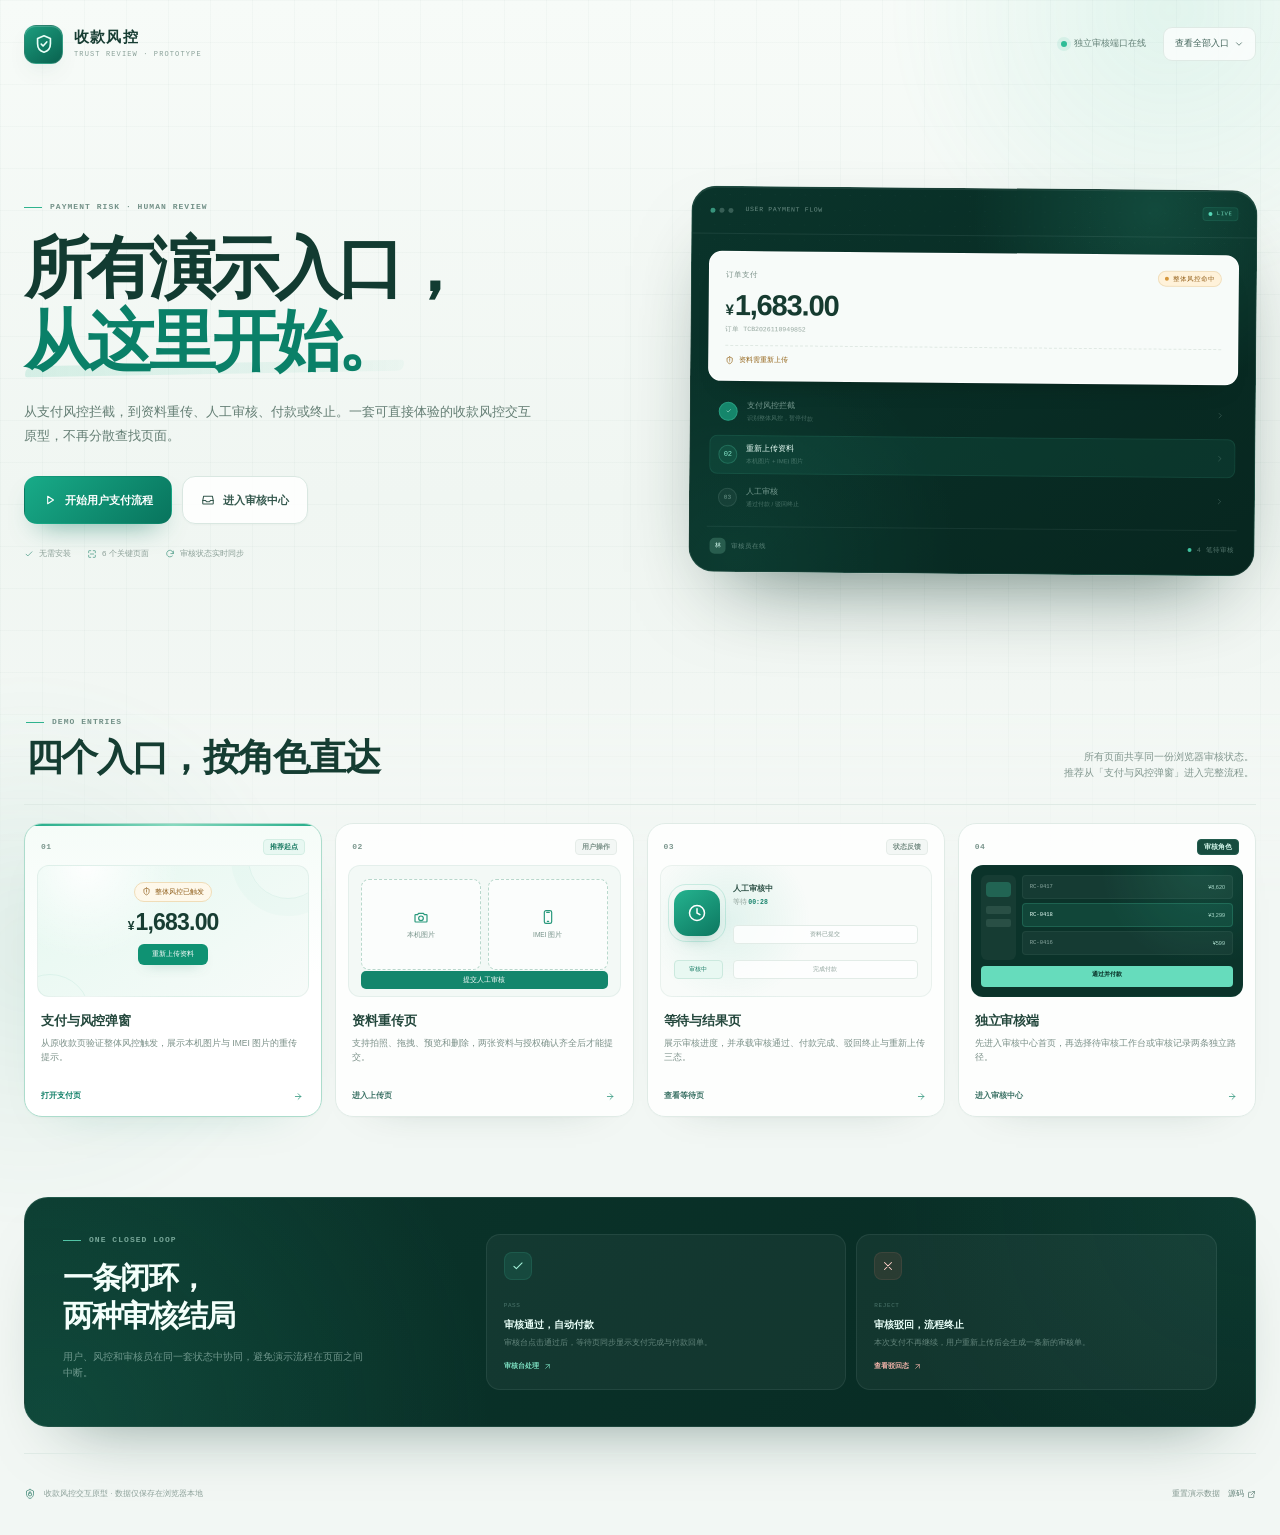
<file: index.html>
<!doctype html>
<html lang="zh-CN">
<head>
  <meta charset="utf-8">
  <meta name="viewport" content="width=device-width, initial-scale=1">
  <meta name="theme-color" content="#082f27">
  <title>收款风控演示入口 · 支付与人工审核</title>
  <link rel="stylesheet" href="assets/portal.css">
</head>
<body class="portal-page">
  <div class="portal-glow portal-glow--a" aria-hidden="true"></div>
  <div class="portal-glow portal-glow--b" aria-hidden="true"></div>

  <header class="portal-nav">
    <a class="portal-brand" href="index.html" aria-label="收款风控演示入口首页">
      <span class="portal-brand-mark" data-icon="shield-check"></span>
      <span class="portal-brand-copy">
        <strong>收款风控</strong>
        <small>TRUST REVIEW · PROTOTYPE</small>
      </span>
    </a>
    <div class="portal-nav-actions">
      <span class="portal-online"><i></i>独立审核端口在线</span>
      <a class="portal-nav-link" href="#entries">查看全部入口 <span data-icon="chevron-down"></span></a>
    </div>
  </header>

  <main class="portal-main">
    <section class="portal-hero">
      <div class="hero-copy">
        <p class="portal-eyebrow"><span></span>PAYMENT RISK · HUMAN REVIEW</p>
        <h1>所有演示入口，<br><em>从这里开始。</em></h1>
        <p class="hero-lead">从支付风控拦截，到资料重传、人工审核、付款或终止。一套可直接体验的收款风控交互原型，不再分散查找页面。</p>
        <div class="hero-actions">
          <a class="portal-btn portal-btn--primary" href="payment.html">
            <span data-icon="play"></span>
            开始用户支付流程
          </a>
          <a class="portal-btn portal-btn--secondary" href="review.html">
            <span data-icon="inbox"></span>
            进入审核中心
          </a>
        </div>
        <div class="hero-meta">
          <span><span data-icon="check"></span>无需安装</span>
          <span><span data-icon="scan"></span>6 个关键页面</span>
          <span><span data-icon="refresh"></span>审核状态实时同步</span>
        </div>
      </div>

      <aside class="hero-console" aria-label="演示流程概览">
        <div class="console-topbar">
          <span class="console-dots" aria-hidden="true"><i></i><i></i><i></i></span>
          <span>USER PAYMENT FLOW</span>
          <span class="console-live"><i></i>LIVE</span>
        </div>
        <div class="console-body">
          <div class="console-order">
            <div class="console-order-head">
              <span>订单支付</span>
              <span class="console-risk-chip">整体风控命中</span>
            </div>
            <strong><small>¥</small>1,683.00</strong>
            <p>订单 TCB2026110949852</p>
            <div class="console-bank"><span data-icon="shield-alert"></span>资料需重新上传</div>
          </div>

          <div class="console-path" aria-label="支付核验流程">
            <a href="payment.html" class="console-step is-done">
              <span class="console-step-dot"><span data-icon="check"></span></span>
              <div><strong>支付风控拦截</strong><small>识别整体风控，暂停付款</small></div>
              <span data-icon="chevron-right"></span>
            </a>
            <a href="upload.html" class="console-step is-current">
              <span class="console-step-dot">02</span>
              <div><strong>重新上传资料</strong><small>本机图片 + IMEI 图片</small></div>
              <span data-icon="chevron-right"></span>
            </a>
            <a href="waiting.html" class="console-step">
              <span class="console-step-dot">03</span>
              <div><strong>人工审核</strong><small>通过付款 / 驳回终止</small></div>
              <span data-icon="chevron-right"></span>
            </a>
          </div>

          <div class="console-footer">
            <span class="console-reviewer"><b>林</b>审核员在线</span>
            <span class="console-queue"><i></i><span data-live-pending>4</span> 笔待审核</span>
          </div>
        </div>
      </aside>
    </section>

    <section class="entry-section" id="entries">
      <header class="entry-heading">
        <div>
          <p class="portal-eyebrow"><span></span>DEMO ENTRIES</p>
          <h2>四个入口，按角色直达</h2>
        </div>
        <p>所有页面共享同一份浏览器审核状态。<br>推荐从「支付与风控弹窗」进入完整流程。</p>
      </header>

      <div class="entry-grid">
        <a class="entry-card entry-card--featured" href="payment.html">
          <div class="entry-card-top">
            <span class="entry-number">01</span>
            <span class="entry-tag">推荐起点</span>
          </div>
          <div class="entry-visual payment-visual" aria-hidden="true">
            <span class="pv-status"><span data-icon="shield-alert"></span>整体风控已触发</span>
            <strong><small>¥</small>1,683.00</strong>
            <span class="pv-button">重新上传资料</span>
          </div>
          <div class="entry-card-copy">
            <h3>支付与风控弹窗</h3>
            <p>从原收款页验证整体风控触发，展示本机图片与 IMEI 图片的重传提示。</p>
          </div>
          <div class="entry-card-footer">打开支付页 <span data-icon="arrow-right"></span></div>
        </a>

        <a class="entry-card" href="upload.html">
          <div class="entry-card-top">
            <span class="entry-number">02</span>
            <span class="entry-tag entry-tag--neutral">用户操作</span>
          </div>
          <div class="entry-visual upload-visual" aria-hidden="true">
            <span class="uv-slot"><span data-icon="camera"></span><b>本机图片</b></span>
            <span class="uv-slot"><span data-icon="smartphone"></span><b>IMEI 图片</b></span>
            <span class="uv-line">提交人工审核</span>
          </div>
          <div class="entry-card-copy">
            <h3>资料重传页</h3>
            <p>支持拍照、拖拽、预览和删除，两张资料与授权确认齐全后才能提交。</p>
          </div>
          <div class="entry-card-footer">进入上传页 <span data-icon="arrow-right"></span></div>
        </a>

        <a class="entry-card" href="waiting.html">
          <div class="entry-card-top">
            <span class="entry-number">03</span>
            <span class="entry-tag entry-tag--neutral">状态反馈</span>
          </div>
          <div class="entry-visual waiting-visual" aria-hidden="true">
            <span class="wv-pulse"><span data-icon="clock"></span></span>
            <div class="wv-copy"><strong>人工审核中</strong><span>等待 <b>00:28</b></span></div>
            <span class="wv-step">资料已提交</span>
            <span class="wv-step is-current">审核中</span>
            <span class="wv-step">完成付款</span>
          </div>
          <div class="entry-card-copy">
            <h3>等待与结果页</h3>
            <p>展示审核进度，并承载审核通过、付款完成、驳回终止与重新上传三态。</p>
          </div>
          <div class="entry-card-footer">查看等待页 <span data-icon="arrow-right"></span></div>
        </a>

        <a class="entry-card" href="review.html">
          <div class="entry-card-top">
            <span class="entry-number">04</span>
            <span class="entry-tag entry-tag--dark">审核角色</span>
          </div>
          <div class="entry-visual review-visual" aria-hidden="true">
            <div class="rv-sidebar"><span></span><span></span><span></span></div>
            <div class="rv-list">
              <span class="rv-row"><b>RC-0417</b><em>¥8,620</em></span>
              <span class="rv-row is-active"><b>RC-0418</b><em>¥3,299</em></span>
              <span class="rv-row"><b>RC-0416</b><em>¥599</em></span>
            </div>
            <span class="rv-action">通过并付款</span>
          </div>
          <div class="entry-card-copy">
            <h3>独立审核端</h3>
            <p>先进入审核中心首页，再选择待审核工作台或审核记录两条独立路径。</p>
          </div>
          <div class="entry-card-footer">进入审核中心 <span data-icon="arrow-right"></span></div>
        </a>
      </div>
    </section>

    <section class="portal-loop">
      <div class="loop-copy">
        <p class="portal-eyebrow"><span></span>ONE CLOSED LOOP</p>
        <h2>一条闭环，<br>两种审核结局</h2>
        <p>用户、风控和审核员在同一套状态中协同，避免演示流程在页面之间中断。</p>
      </div>
      <div class="loop-outcomes">
        <article class="outcome-card outcome-card--pass">
          <span class="outcome-icon" data-icon="check"></span>
          <div><span>PASS</span><h3>审核通过，自动付款</h3><p>审核台点击通过后，等待页同步显示支付完成与付款回单。</p></div>
          <a href="review.html">审核台处理 <span data-icon="arrow-up-right"></span></a>
        </article>
        <article class="outcome-card outcome-card--reject">
          <span class="outcome-icon" data-icon="x"></span>
          <div><span>REJECT</span><h3>审核驳回，流程终止</h3><p>本次支付不再继续，用户重新上传后会生成一条新的审核单。</p></div>
          <a href="waiting.html?case=RC-20261109-0403">查看驳回态 <span data-icon="arrow-up-right"></span></a>
        </article>
      </div>
    </section>
  </main>

  <footer class="portal-footer">
    <div>
      <span class="portal-footer-mark" data-icon="shield-lock"></span>
      <span>收款风控交互原型 · 数据仅保存在浏览器本地</span>
    </div>
    <div class="portal-footer-actions">
      <button type="button" id="resetDemo">重置演示数据</button>
      <a href="https://github.com/HBicon/payment-risk-review-demo" target="_blank" rel="noreferrer">源码 <span data-icon="external"></span></a>
    </div>
  </footer>

  <script src="assets/icons.js"></script>
  <script src="assets/store.js"></script>
  <script src="assets/portal.js"></script>
</body>
</html>
</file>
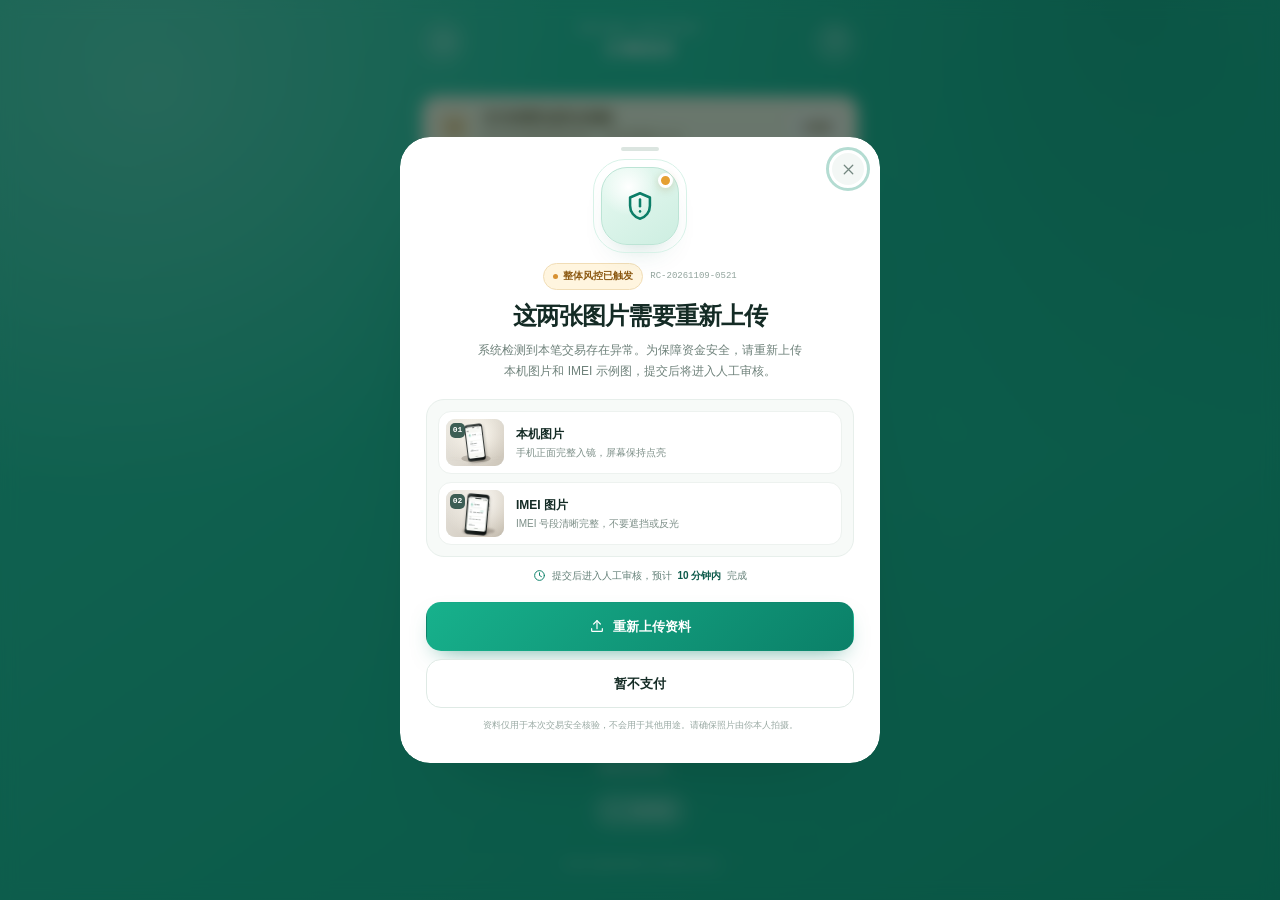
<file: payment.html>
<!doctype html>
<html lang="zh-CN">
<head>
  <meta charset="utf-8">
  <meta name="viewport" content="width=device-width, initial-scale=1, viewport-fit=cover">
  <meta name="theme-color" content="#24c6a4">
  <title>订单支付 · 收款风控核验</title>
  <link rel="stylesheet" href="assets/styles.css">
</head>
<body class="pay-page">
  <div class="pay-shell">
    <header class="pay-top">
      <a class="icon-btn" href="index.html" aria-label="返回演示入口">
        <span data-icon="arrow-left"></span>
      </a>
      <div class="pay-heading">
        <span>SECURE CHECKOUT</span>
        <h1>订单支付</h1>
      </div>
      <button class="icon-btn" type="button" aria-label="支付帮助" id="helpButton">?</button>
    </header>

    <main class="pay-content">
      <section class="pay-risk-banner" aria-label="风险核验提示">
        <span class="banner-icon" data-icon="shield-lock"></span>
        <div class="banner-copy">
          <strong>支付前需完成安全核验</strong>
          <span>该订单已触发整体风控，资料需重新上传</span>
        </div>
        <button type="button" data-open-risk>去核验</button>
      </section>

      <section class="pay-card" aria-labelledby="paymentTitle">
        <div class="merchant-row">
          <div class="merchant-mark" aria-hidden="true">云</div>
          <div class="merchant-info">
            <p>收款方</p>
            <p id="paymentTitle">云帆数码旗舰店</p>
          </div>
          <span class="status-chip">待支付</span>
        </div>

        <div class="order-line">
          <span>订单号</span>
          <span class="order-code">TCB2026110949852</span>
        </div>

        <div class="qr-stage">
          <div class="pay-brand">
            <span class="wechat-mark" aria-hidden="true"><span>✓</span></span>
            <div>微信支付 <small>WECHAT PAY</small></div>
          </div>
          <div class="qr-frame" aria-label="微信支付二维码示意图">
            <div class="qr-grid" id="paymentQr" aria-hidden="true"></div>
            <div class="qr-logo" aria-hidden="true">✓</div>
          </div>
          <p class="scan-hint">请使用微信扫一扫完成支付</p>
        </div>

        <div class="receipt-cut" aria-hidden="true"></div>

        <div class="amount-block">
          <span class="amount-label">支付金额</span>
          <div class="amount-value" aria-label="支付金额 1683 元"><small>¥</small>1,683.00</div>
        </div>

        <p class="pay-secure-note">
          <span data-icon="shield-check"></span>
          微信支付提供资金安全保障
        </p>
      </section>

      <div class="pay-links">
        <button class="coupon-row" type="button">重新选择优惠 <span data-icon="chevron-right"></span></button>
        <button class="support-pill" type="button">
          <span data-icon="headset"></span>
          在线客服
        </button>
      </div>
    </main>

    <footer class="pay-footer">订单支付服务由微信支付提供技术支持</footer>
  </div>

  <dialog class="risk-dialog" id="riskDialog" aria-labelledby="riskDialogTitle" aria-describedby="riskDialogLead">
    <div class="risk-sheet">
      <div class="sheet-handle" aria-hidden="true"></div>
      <button class="dialog-close" type="button" data-close-risk aria-label="关闭弹窗">
        <span data-icon="x"></span>
      </button>

      <div class="risk-symbol" aria-hidden="true">
        <span data-icon="shield-alert"></span>
      </div>

      <div class="risk-tag-row">
        <span class="risk-chip">整体风控已触发</span>
        <span class="risk-case-id">RC-20261109-0521</span>
      </div>

      <h2 id="riskDialogTitle">这两张图片需要重新上传</h2>
      <p class="risk-lead" id="riskDialogLead">
        系统检测到本笔交易存在异常。为保障资金安全，请重新上传本机图片和 IMEI 示例图，提交后将进入人工审核。
      </p>

      <div class="evidence-requirements" aria-label="需要重新上传的资料">
        <article class="evidence-requirement">
          <div class="mini-photo">
            <img src="assets/device-evidence.svg" alt="本机照片示例">
            <span>01</span>
          </div>
          <div>
            <h3>本机图片</h3>
            <p>手机正面完整入镜，屏幕保持点亮</p>
          </div>
        </article>
        <article class="evidence-requirement">
          <div class="mini-photo">
            <img src="assets/imei-evidence.svg" alt="IMEI 图片示例">
            <span>02</span>
          </div>
          <div>
            <h3>IMEI 图片</h3>
            <p>IMEI 号段清晰完整，不要遮挡或反光</p>
          </div>
        </article>
      </div>

      <div class="review-expectation">
        <span data-icon="clock"></span>
        提交后进入人工审核，预计 <strong>10 分钟内</strong>完成
      </div>

      <div class="risk-actions">
        <a class="btn btn-primary" href="upload.html">
          <span data-icon="upload"></span>
          重新上传资料
        </a>
        <button class="btn btn-secondary" type="button" data-close-risk>暂不支付</button>
      </div>

      <p class="risk-privacy">资料仅用于本次交易安全核验，不会用于其他用途。请确保照片由你本人拍摄。</p>
    </div>
  </dialog>

  <script src="assets/icons.js"></script>
  <script src="assets/store.js"></script>
  <script src="assets/payment.js"></script>
</body>
</html>
</file>
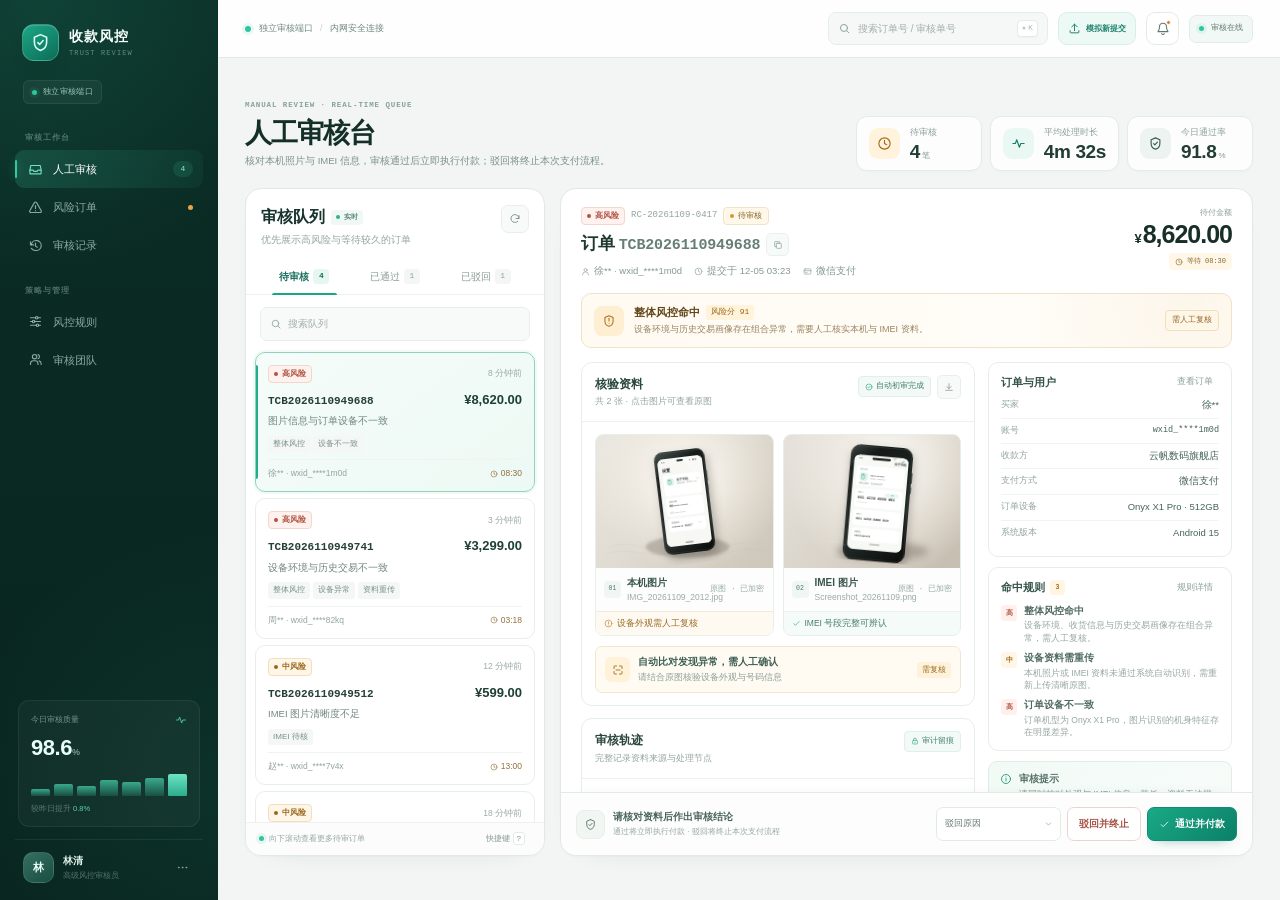
<file: review-queue.html>
<!doctype html>
<html lang="zh-CN">
<head>
  <meta charset="utf-8">
  <meta name="viewport" content="width=device-width, initial-scale=1">
  <meta name="theme-color" content="#0b2b26">
  <title>人工审核台 · 收款风控</title>
  <link rel="stylesheet" href="assets/styles.css">
</head>
<body class="admin-page">
  <div class="admin-shell">
    <aside class="admin-sidebar">
      <a class="admin-brand" href="review.html" aria-label="返回审核中心">
        <span class="brand-symbol" data-icon="shield-check"></span>
        <span class="brand-copy">
          <strong>收款风控</strong>
          <small>TRUST REVIEW</small>
        </span>
      </a>

      <div class="port-badge">
        <span class="port-live-dot"></span>
        独立审核端口
      </div>

      <nav class="side-nav" aria-label="主导航">
        <p class="side-label">审核工作台</p>
        <a class="side-link is-active" href="review-queue.html" aria-current="page">
          <span class="side-link-icon" data-icon="inbox"></span>
          <span>人工审核</span>
          <span class="side-count" id="sidePendingCount">0</span>
        </a>
        <button class="side-link" type="button" data-nav="risk">
          <span class="side-link-icon" data-icon="alert-triangle"></span>
          <span>风险订单</span>
          <span class="nav-dot"></span>
        </button>
        <a class="side-link" href="review-records.html">
          <span class="side-link-icon" data-icon="history"></span>
          <span>审核记录</span>
        </a>

        <p class="side-label side-label--spaced">策略与管理</p>
        <button class="side-link" type="button" data-nav="rules">
          <span class="side-link-icon" data-icon="sliders"></span>
          <span>风控规则</span>
        </button>
        <button class="side-link" type="button" data-nav="team">
          <span class="side-link-icon" data-icon="users"></span>
          <span>审核团队</span>
        </button>
      </nav>

      <div class="side-quality">
        <div class="quality-head">
          <span>今日审核质量</span>
          <span data-icon="activity"></span>
        </div>
        <strong>98.6<small>%</small></strong>
        <div class="quality-bars" aria-hidden="true">
          <span style="height: 32%"></span><span style="height: 53%"></span><span style="height: 44%"></span><span style="height: 69%"></span><span style="height: 58%"></span><span style="height: 78%"></span><span style="height: 92%"></span>
        </div>
        <p>较昨日提升 <span>0.8%</span></p>
      </div>

      <div class="sidebar-user">
        <span class="reviewer-avatar">林</span>
        <div>
          <strong>林清</strong>
          <span>高级风控审核员</span>
        </div>
        <button class="side-more" type="button" aria-label="更多账户选项" data-icon="more"></button>
      </div>
    </aside>

    <div class="admin-workspace">
      <header class="admin-topbar">
        <div class="topbar-environment">
          <span class="environment-dot"></span>
          <span class="env-label">独立审核端口</span>
          <span class="environment-divider">/</span>
          <span class="env-extra">内网安全连接</span>
        </div>
        <div class="topbar-actions">
          <label class="global-search">
            <span data-icon="search"></span>
            <input id="globalSearch" type="search" placeholder="搜索订单号 / 审核单号" autocomplete="off">
            <kbd>⌘ K</kbd>
          </label>
          <button class="apply-new-case" id="newSubmittedCase" type="button" title="模拟用户从支付页提交资料">
            <span data-icon="upload"></span>
            <span class="utility-label">模拟新提交</span>
          </button>
          <button class="topbar-icon" id="notificationButton" type="button" aria-label="审核通知">
            <span data-icon="bell"></span>
            <i class="notification-dot"></i>
          </button>
          <span class="topbar-online"><i></i>审核在线</span>
        </div>
      </header>

      <main class="admin-content">
        <section class="admin-heading">
          <div class="admin-heading-copy">
            <p class="admin-eyebrow">MANUAL REVIEW · REAL-TIME QUEUE</p>
            <h1>人工审核台</h1>
            <p>核对本机照片与 IMEI 信息，审核通过后立即执行付款；驳回将终止本次支付流程。</p>
          </div>
          <div class="admin-metrics">
            <article class="admin-metric">
              <span class="metric-icon metric-icon--amber" data-icon="clock"></span>
              <div><span>待审核</span><strong id="metricPending">0<small>笔</small></strong></div>
            </article>
            <article class="admin-metric">
              <span class="metric-icon metric-icon--mint" data-icon="activity"></span>
              <div><span>平均处理时长</span><strong>4m 32s</strong></div>
            </article>
            <article class="admin-metric">
              <span class="metric-icon metric-icon--ink" data-icon="shield-check"></span>
              <div><span>今日通过率</span><strong>91.8<small>%</small></strong></div>
            </article>
          </div>
        </section>

        <section class="review-workbench" aria-label="人工审核工作区">
          <aside class="queue-panel">
            <header class="queue-header">
              <div>
                <div class="queue-title-line">
                  <h2>审核队列</h2>
                  <span class="live-tag"><i></i>实时</span>
                </div>
                <p>优先展示高风险与等待较久的订单</p>
              </div>
              <button class="queue-refresh" id="refreshQueue" type="button" aria-label="刷新审核队列">
                <span data-icon="refresh"></span>
              </button>
            </header>

            <div class="queue-tabs" role="tablist" aria-label="按审核状态筛选">
              <button class="queue-tab is-active" type="button" role="tab" aria-selected="true" data-filter="pending">
                待审核 <span id="pendingTabCount">0</span>
              </button>
              <button class="queue-tab" type="button" role="tab" aria-selected="false" data-filter="approved">
                已通过 <span id="approvedTabCount">0</span>
              </button>
              <button class="queue-tab" type="button" role="tab" aria-selected="false" data-filter="rejected">
                已驳回 <span id="rejectedTabCount">0</span>
              </button>
            </div>

            <label class="queue-search">
              <span data-icon="search"></span>
              <input id="queueSearch" type="search" placeholder="搜索队列" autocomplete="off">
            </label>

            <div class="queue-list" id="queueList" role="list" aria-live="polite"></div>

            <footer class="queue-footer">
              <span><i></i>队列状态已同步</span>
              <button type="button" id="queueHelp">快捷键 <kbd>?</kbd></button>
            </footer>
          </aside>

          <section class="case-panel" id="casePanel" aria-label="审核详情" aria-live="polite">
            <div class="case-loading">
              <span class="spinner"></span>
              正在载入审核资料…
            </div>
          </section>
        </section>
      </main>
    </div>
  </div>

  <dialog class="admin-dialog" id="decisionDialog" aria-labelledby="decisionDialogTitle">
    <div class="admin-dialog-body">
      <div class="dialog-icon" id="decisionDialogIcon"><span data-icon="check"></span></div>
      <p class="dialog-eyebrow" id="decisionDialogEyebrow">APPROVE &amp; PAY</p>
      <h2 id="decisionDialogTitle">确认审核通过？</h2>
      <p class="dialog-lead" id="decisionDialogLead">通过后将立即执行付款，此操作无法撤销。</p>
      <div class="dialog-order-summary">
        <div><span>订单号</span><strong id="dialogOrderNo">TCB2026110949852</strong></div>
        <div><span>支付金额</span><strong id="dialogAmount">¥1,683.00</strong></div>
      </div>
      <div class="dialog-reason is-hidden" id="dialogRejectReason">
        <span>驳回原因</span>
        <strong>—</strong>
      </div>
      <label class="dialog-field">
        <span>审核备注 <em>选填</em></span>
        <textarea id="reviewerNote" rows="3" placeholder="补充说明审核判断，仅内部可见"></textarea>
      </label>
      <div class="admin-dialog-actions">
        <button class="admin-btn admin-btn--secondary" type="button" id="cancelDecision">取消</button>
        <button class="admin-btn admin-btn--primary" type="button" id="confirmDecision">确认通过并付款</button>
      </div>
    </div>
  </dialog>

  <dialog class="image-dialog" id="imageDialog" aria-labelledby="imageDialogTitle">
    <header class="image-dialog-header">
      <div>
        <p>EVIDENCE ORIGINAL</p>
        <h2 id="imageDialogTitle">本机图片</h2>
      </div>
      <div class="image-dialog-tools">
        <span id="imageDimensions">原始画质 · 已加密</span>
        <button type="button" id="closeImageDialog" aria-label="关闭原图">
          <span data-icon="x"></span>
        </button>
      </div>
    </header>
    <div class="image-dialog-stage">
      <img id="imageDialogImage" alt="核验资料原图">
    </div>
    <footer class="image-dialog-footer">
      <div><i></i>审核资料仅限本次核验使用，请勿截屏外传</div>
      <button type="button" id="approveFromImage">通过并付款</button>
    </footer>
  </dialog>

  <div class="admin-toast" id="adminToast" role="status" aria-live="polite"></div>

  <script src="assets/icons.js"></script>
  <script src="assets/store.js"></script>
  <script src="assets/admin.js"></script>
</body>
</html>
</file>
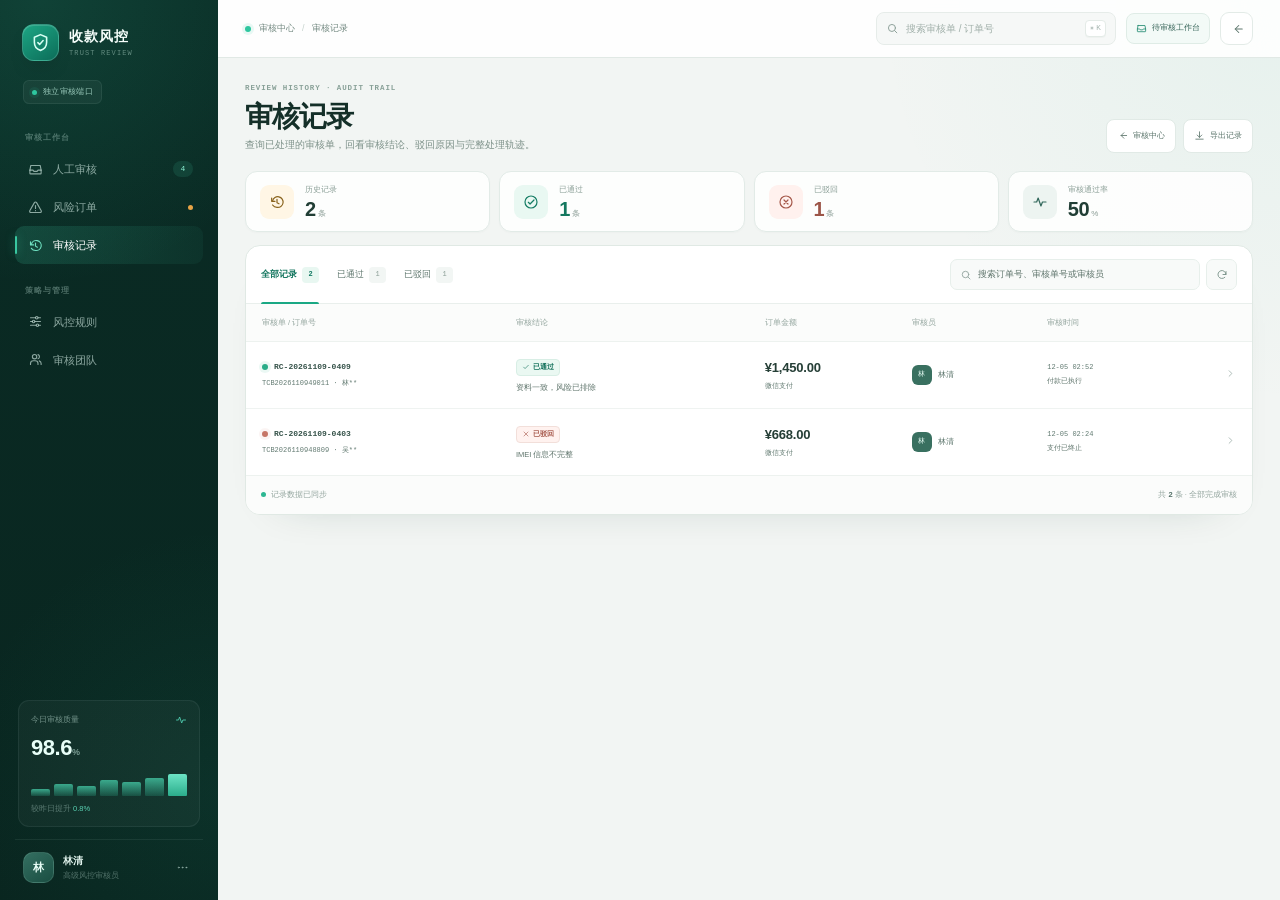
<file: review-records.html>
<!doctype html>
<html lang="zh-CN">
<head>
  <meta charset="utf-8">
  <meta name="viewport" content="width=device-width, initial-scale=1">
  <meta name="theme-color" content="#0b2b26">
  <title>审核记录 · 收款风控</title>
  <link rel="stylesheet" href="assets/styles.css">
  <link rel="stylesheet" href="assets/records.css">
</head>
<body class="admin-page records-page">
  <div class="admin-shell">
    <aside class="admin-sidebar">
      <a class="admin-brand" href="review.html" aria-label="返回审核中心">
        <span class="brand-symbol" data-icon="shield-check"></span>
        <span class="brand-copy">
          <strong>收款风控</strong>
          <small>TRUST REVIEW</small>
        </span>
      </a>

      <div class="port-badge">
        <span class="port-live-dot"></span>
        独立审核端口
      </div>

      <nav class="side-nav" aria-label="主导航">
        <p class="side-label">审核工作台</p>
        <a class="side-link" href="review-queue.html">
          <span class="side-link-icon" data-icon="inbox"></span>
          <span>人工审核</span>
          <span class="side-count" id="sidePendingCount">0</span>
        </a>
        <button class="side-link" type="button" data-nav="risk">
          <span class="side-link-icon" data-icon="alert-triangle"></span>
          <span>风险订单</span>
          <span class="nav-dot"></span>
        </button>
        <a class="side-link is-active" href="review-records.html" aria-current="page">
          <span class="side-link-icon" data-icon="history"></span>
          <span>审核记录</span>
        </a>

        <p class="side-label side-label--spaced">策略与管理</p>
        <button class="side-link" type="button" data-nav="rules">
          <span class="side-link-icon" data-icon="sliders"></span>
          <span>风控规则</span>
        </button>
        <button class="side-link" type="button" data-nav="team">
          <span class="side-link-icon" data-icon="users"></span>
          <span>审核团队</span>
        </button>
      </nav>

      <div class="side-quality">
        <div class="quality-head">
          <span>今日审核质量</span>
          <span data-icon="activity"></span>
        </div>
        <strong>98.6<small>%</small></strong>
        <div class="quality-bars" aria-hidden="true">
          <span style="height: 32%"></span><span style="height: 53%"></span><span style="height: 44%"></span><span style="height: 69%"></span><span style="height: 58%"></span><span style="height: 78%"></span><span style="height: 92%"></span>
        </div>
        <p>较昨日提升 <span>0.8%</span></p>
      </div>

      <div class="sidebar-user">
        <span class="reviewer-avatar">林</span>
        <div><strong>林清</strong><span>高级风控审核员</span></div>
        <button class="side-more" type="button" aria-label="更多账户选项" data-icon="more"></button>
      </div>
    </aside>

    <div class="admin-workspace">
      <header class="admin-topbar">
        <div class="topbar-environment">
          <span class="environment-dot"></span>
          <span class="env-label">审核中心</span>
          <span class="environment-divider">/</span>
          <span class="env-extra">审核记录</span>
        </div>
        <div class="topbar-actions">
          <label class="global-search records-global-search">
            <span data-icon="search"></span>
            <input id="globalSearch" type="search" placeholder="搜索审核单 / 订单号" autocomplete="off">
            <kbd>⌘ K</kbd>
          </label>
          <a class="records-topbar-link" href="review-queue.html"><span data-icon="inbox"></span>待审核工作台</a>
          <a class="topbar-icon records-topbar-back" href="review.html" aria-label="返回审核中心"><span data-icon="arrow-left"></span></a>
        </div>
      </header>

      <main class="admin-content records-content">
        <section class="records-heading">
          <div class="records-heading-copy">
            <p class="admin-eyebrow">REVIEW HISTORY · AUDIT TRAIL</p>
            <h1>审核记录</h1>
            <p>查询已处理的审核单，回看审核结论、驳回原因与完整处理轨迹。</p>
          </div>
          <div class="records-heading-actions">
            <a class="records-outline-btn" href="review.html"><span data-icon="arrow-left"></span>审核中心</a>
            <button class="records-outline-btn" id="exportRecords" type="button"><span data-icon="download"></span>导出记录</button>
          </div>
        </section>

        <section class="records-metrics" aria-label="审核记录概览">
          <article class="record-metric record-metric--all">
            <span class="record-metric-icon" data-icon="history"></span>
            <div><span>历史记录</span><strong id="metricAll">0<small>条</small></strong></div>
          </article>
          <article class="record-metric record-metric--approved">
            <span class="record-metric-icon" data-icon="check-circle"></span>
            <div><span>已通过</span><strong id="metricApproved">0<small>条</small></strong></div>
          </article>
          <article class="record-metric record-metric--rejected">
            <span class="record-metric-icon" data-icon="x-circle"></span>
            <div><span>已驳回</span><strong id="metricRejected">0<small>条</small></strong></div>
          </article>
          <article class="record-metric record-metric--rate">
            <span class="record-metric-icon" data-icon="activity"></span>
            <div><span>审核通过率</span><strong id="metricRate">0<small>%</small></strong></div>
          </article>
        </section>

        <section class="records-panel" aria-label="审核记录列表">
          <header class="records-panel-head">
            <div class="records-tabs" role="tablist" aria-label="按审核结果筛选">
              <button class="records-tab is-active" type="button" role="tab" aria-selected="true" data-filter="all">全部记录 <span id="allTabCount">0</span></button>
              <button class="records-tab" type="button" role="tab" aria-selected="false" data-filter="approved">已通过 <span id="approvedTabCount">0</span></button>
              <button class="records-tab" type="button" role="tab" aria-selected="false" data-filter="rejected">已驳回 <span id="rejectedTabCount">0</span></button>
            </div>
            <div class="records-toolbar">
              <label class="records-search">
                <span data-icon="search"></span>
                <input id="recordSearch" type="search" placeholder="搜索订单号、审核单号或审核员" autocomplete="off">
              </label>
              <button class="records-filter-button" id="refreshRecords" type="button" aria-label="刷新审核记录" title="刷新记录"><span data-icon="refresh"></span></button>
            </div>
          </header>

          <div class="records-table-wrap">
            <table class="records-table">
              <thead>
                <tr>
                  <th>审核单 / 订单号</th>
                  <th>审核结论</th>
                  <th>订单金额</th>
                  <th>审核员</th>
                  <th>审核时间</th>
                  <th><span class="sr-only">操作</span></th>
                </tr>
              </thead>
              <tbody id="recordsBody"></tbody>
            </table>
          </div>

          <footer class="records-panel-foot">
            <span><i></i>记录数据已同步</span>
            <span>共 <strong id="recordTotalFoot">0</strong> 条 · 全部完成审核</span>
          </footer>
        </section>
      </main>
    </div>
  </div>

  <dialog class="record-dialog" id="recordDialog" aria-labelledby="recordDialogTitle">
    <div class="record-dialog-top">
      <div>
        <p>REVIEW RECORD</p>
        <h2 id="recordDialogTitle">审核单详情</h2>
      </div>
      <button type="button" id="closeRecordDialog" aria-label="关闭审核记录"><span data-icon="x"></span></button>
    </div>
    <div class="record-dialog-body" id="recordDialogBody"></div>
    <footer class="record-dialog-foot">
      <span><span data-icon="lock"></span>只读记录 · 不可修改审核结论</span>
      <button type="button" id="closeRecordButton">关闭</button>
    </footer>
  </dialog>

  <div class="admin-toast" id="recordsToast" role="status" aria-live="polite"></div>

  <script src="assets/icons.js"></script>
  <script src="assets/store.js"></script>
  <script src="assets/records.js"></script>
</body>
</html>
</file>
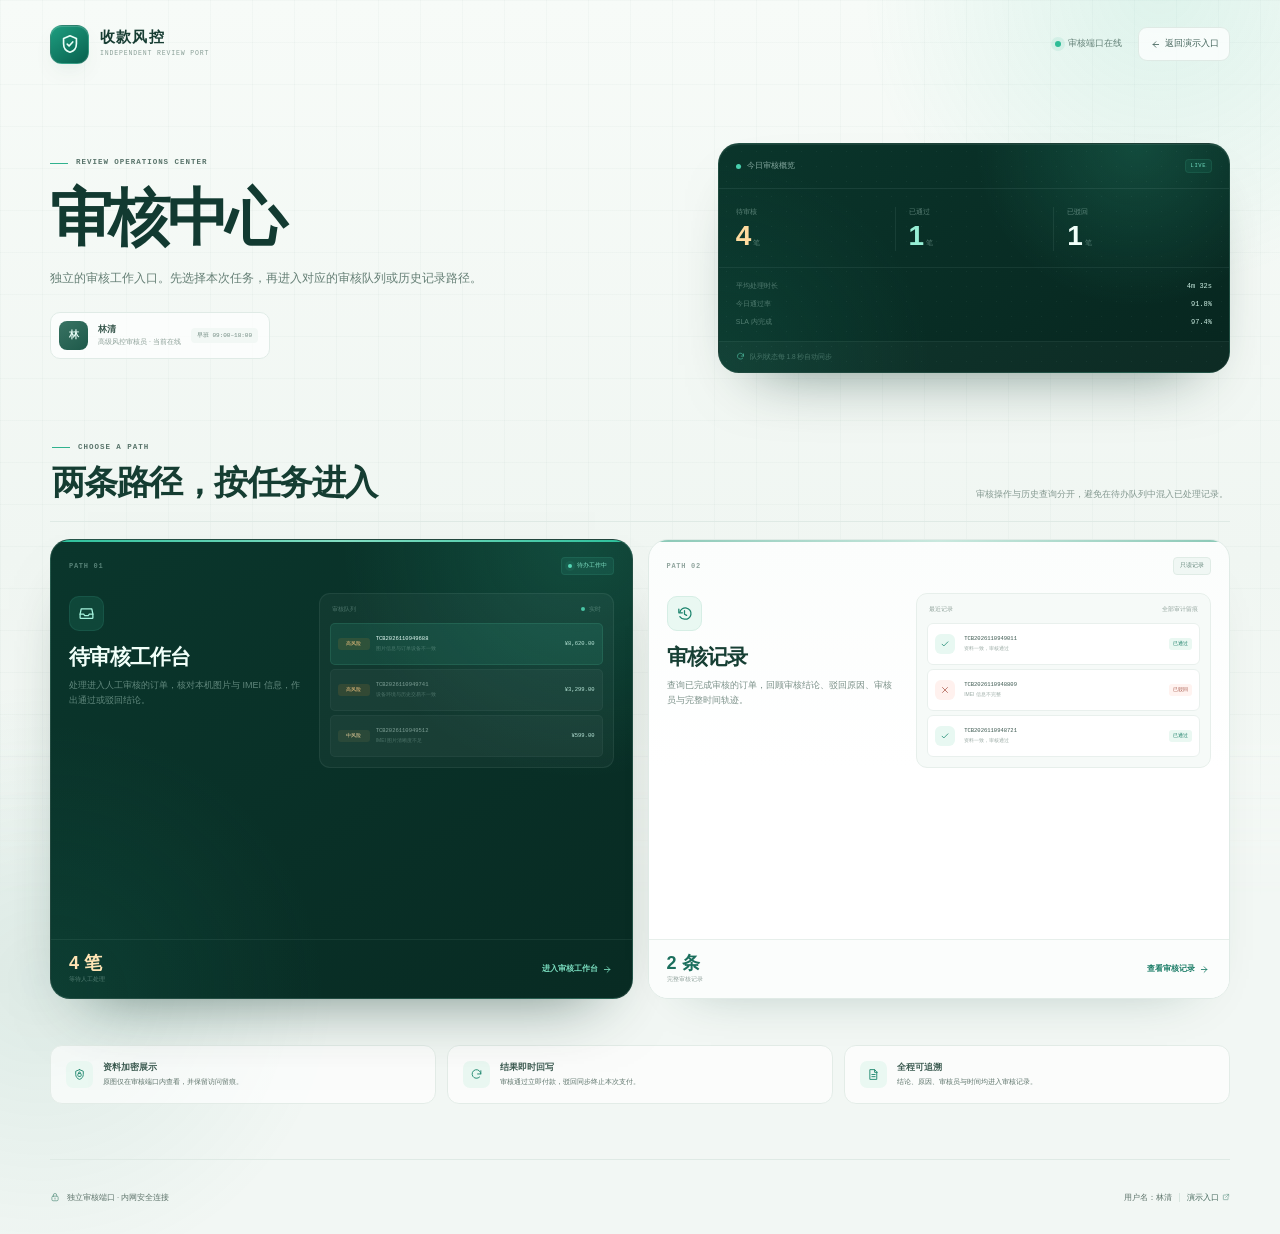
<file: review.html>
<!doctype html>
<html lang="zh-CN">
<head>
  <meta charset="utf-8">
  <meta name="viewport" content="width=device-width, initial-scale=1">
  <meta name="theme-color" content="#082f27">
  <title>审核中心 · 收款风控独立审核端口</title>
  <link rel="stylesheet" href="assets/review-home.css">
</head>
<body class="review-home">
  <div class="rh-ambient rh-ambient--a" aria-hidden="true"></div>
  <div class="rh-ambient rh-ambient--b" aria-hidden="true"></div>

  <header class="rh-nav">
    <a class="rh-brand" href="review.html" aria-label="审核中心首页">
      <span class="rh-brand-mark" data-icon="shield-check"></span>
      <span class="rh-brand-copy">
        <strong>收款风控</strong>
        <small>INDEPENDENT REVIEW PORT</small>
      </span>
    </a>
    <div class="rh-nav-right">
      <span class="rh-online"><i></i>审核端口在线</span>
      <a class="rh-back" href="index.html"><span data-icon="arrow-left"></span>返回演示入口</a>
    </div>
  </header>

  <main class="rh-main">
    <section class="rh-hero">
      <div class="rh-hero-copy">
        <p class="rh-eyebrow"><span></span>REVIEW OPERATIONS CENTER</p>
        <h1>审核中心</h1>
        <p class="rh-lead">独立的审核工作入口。先选择本次任务，再进入对应的审核队列或历史记录路径。</p>
        <div class="rh-identity">
          <span class="rh-avatar">林</span>
          <div><strong>林清</strong><span>高级风控审核员 · 当前在线</span></div>
          <span class="rh-shift">早班 09:00–18:00</span>
        </div>
      </div>

      <aside class="rh-board" aria-label="今日审核概览">
        <div class="rh-board-head">
          <span><i></i>今日审核概览</span>
          <span class="rh-live">LIVE</span>
        </div>
        <div class="rh-board-counts">
          <div><span>待审核</span><strong data-count="pending">4</strong><small>笔</small></div>
          <div><span>已通过</span><strong data-count="approved">1</strong><small>笔</small></div>
          <div><span>已驳回</span><strong data-count="rejected">1</strong><small>笔</small></div>
        </div>
        <div class="rh-board-meta">
          <div><span>平均处理时长</span><b>4m 32s</b></div>
          <div><span>今日通过率</span><b>91.8%</b></div>
          <div><span>SLA 内完成</span><b>97.4%</b></div>
        </div>
        <div class="rh-board-foot"><span data-icon="refresh"></span>队列状态每 1.8 秒自动同步</div>
      </aside>
    </section>

    <section class="rh-paths" id="paths" aria-labelledby="pathsTitle">
      <header class="rh-section-head">
        <div>
          <p class="rh-eyebrow"><span></span>CHOOSE A PATH</p>
          <h2 id="pathsTitle">两条路径，按任务进入</h2>
        </div>
        <p>审核操作与历史查询分开，避免在待办队列中混入已处理记录。</p>
      </header>

      <div class="rh-path-grid">
        <a class="rh-path rh-path--queue" href="review-queue.html">
          <div class="rh-path-top">
            <span class="rh-path-index">PATH 01</span>
            <span class="rh-path-status"><i></i>待办工作中</span>
          </div>
          <div class="rh-path-body">
            <div class="rh-path-copy">
              <span class="rh-path-icon" data-icon="inbox"></span>
              <h3>待审核工作台</h3>
              <p>处理进入人工审核的订单，核对本机图片与 IMEI 信息，作出通过或驳回结论。</p>
            </div>
            <div class="rh-queue-preview" aria-hidden="true">
              <div class="rh-preview-head"><span>审核队列</span><span><i></i>实时</span></div>
              <div class="rh-preview-row is-active">
                <span class="rh-preview-risk">高风险</span>
                <div><strong>TCB2026110949688</strong><small>图片信息与订单设备不一致</small></div>
                <em>¥8,620.00</em>
              </div>
              <div class="rh-preview-row">
                <span class="rh-preview-risk">高风险</span>
                <div><strong>TCB2026110949741</strong><small>设备环境与历史交易不一致</small></div>
                <em>¥3,299.00</em>
              </div>
              <div class="rh-preview-row">
                <span class="rh-preview-risk rh-preview-risk--medium">中风险</span>
                <div><strong>TCB2026110949512</strong><small>IMEI 图片清晰度不足</small></div>
                <em>¥599.00</em>
              </div>
            </div>
          </div>
          <div class="rh-path-foot">
            <div><strong><span data-count="pending">4</span> 笔</strong><span>等待人工处理</span></div>
            <span class="rh-path-cta">进入审核工作台 <span data-icon="arrow-right"></span></span>
          </div>
        </a>

        <a class="rh-path rh-path--records" href="review-records.html">
          <div class="rh-path-top">
            <span class="rh-path-index">PATH 02</span>
            <span class="rh-path-status rh-path-status--quiet">只读记录</span>
          </div>
          <div class="rh-path-body">
            <div class="rh-path-copy">
              <span class="rh-path-icon" data-icon="history"></span>
              <h3>审核记录</h3>
              <p>查询已完成审核的订单，回顾审核结论、驳回原因、审核员与完整时间轨迹。</p>
            </div>
            <div class="rh-records-preview" aria-hidden="true">
              <div class="rh-preview-head"><span>最近记录</span><span>全部审计留痕</span></div>
              <div class="rh-record-row">
                <span class="rh-record-mark is-approved"><span data-icon="check"></span></span>
                <div><strong>TCB2026110949011</strong><small>资料一致，审核通过</small></div>
                <span class="rh-record-result">已通过</span>
              </div>
              <div class="rh-record-row">
                <span class="rh-record-mark is-rejected"><span data-icon="x"></span></span>
                <div><strong>TCB2026110948809</strong><small>IMEI 信息不完整</small></div>
                <span class="rh-record-result is-rejected">已驳回</span>
              </div>
              <div class="rh-record-row">
                <span class="rh-record-mark is-approved"><span data-icon="check"></span></span>
                <div><strong>TCB2026110948721</strong><small>资料一致，审核通过</small></div>
                <span class="rh-record-result">已通过</span>
              </div>
            </div>
          </div>
          <div class="rh-path-foot">
            <div><strong><span data-record-total>2</span> 条</strong><span>完整审核记录</span></div>
            <span class="rh-path-cta">查看审核记录 <span data-icon="arrow-right"></span></span>
          </div>
        </a>
      </div>
    </section>

    <section class="rh-principles" aria-label="审核端能力">
      <article><span data-icon="shield-lock"></span><div><strong>资料加密展示</strong><p>原图仅在审核端口内查看，并保留访问留痕。</p></div></article>
      <article><span data-icon="refresh"></span><div><strong>结果即时回写</strong><p>审核通过立即付款，驳回同步终止本次支付。</p></div></article>
      <article><span data-icon="file-text"></span><div><strong>全程可追溯</strong><p>结论、原因、审核员与时间均进入审核记录。</p></div></article>
    </section>
  </main>

  <footer class="rh-footer">
    <div><span data-icon="lock"></span>独立审核端口 · 内网安全连接</div>
    <div><span>用户名：林清</span><span class="rh-footer-sep"></span><a href="index.html">演示入口 <span data-icon="external"></span></a></div>
  </footer>

  <script src="assets/icons.js"></script>
  <script src="assets/store.js"></script>
  <script src="assets/review-home.js"></script>
</body>
</html>
</file>
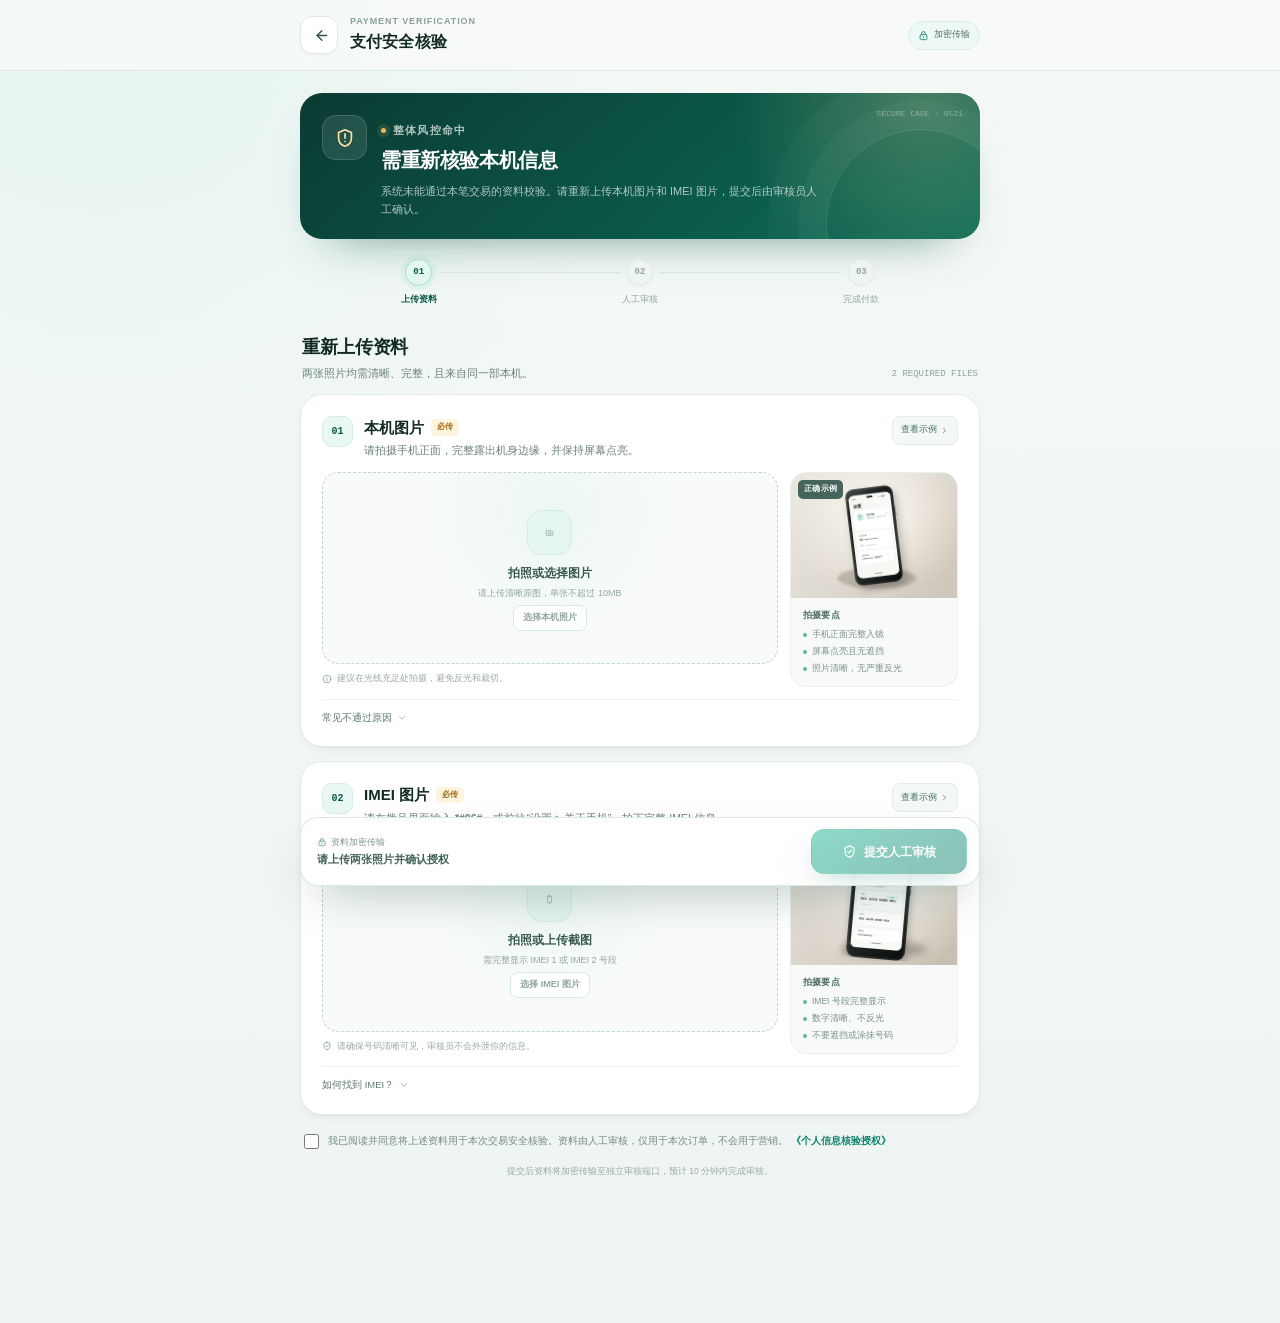
<file: upload.html>
<!doctype html>
<html lang="zh-CN">
<head>
  <meta charset="utf-8">
  <meta name="viewport" content="width=device-width, initial-scale=1, viewport-fit=cover">
  <meta name="theme-color" content="#f4f9f6">
  <title>重新上传核验资料 · 收款风控</title>
  <link rel="stylesheet" href="assets/styles.css">
</head>
<body class="flow-page">
  <header class="flow-topbar">
    <div class="flow-topbar-inner">
      <a class="flow-back" href="payment.html" aria-label="返回支付页">
        <span data-icon="arrow-left"></span>
      </a>
      <div class="flow-title">
        <span>PAYMENT VERIFICATION</span>
        <h1>支付安全核验</h1>
      </div>
      <span class="secure-pill">
        <span data-icon="lock"></span>
        加密传输
      </span>
    </div>
  </header>

  <main class="flow-main">
    <section class="flow-alert" aria-labelledby="riskAlertTitle">
      <div class="alert-mark"><span data-icon="shield-alert"></span></div>
      <div class="alert-copy">
        <p class="alert-eyebrow">整体风控命中</p>
        <h2 id="riskAlertTitle">需重新核验本机信息</h2>
        <p>系统未能通过本笔交易的资料校验。请重新上传本机图片和 IMEI 图片，提交后由审核员人工确认。</p>
      </div>
      <span class="alert-case-id" id="caseNumber">SECURE CASE · 0521</span>
    </section>

    <div class="flow-progress" aria-label="核验进度">
      <div class="progress-step is-active" aria-current="step">
        <span class="progress-dot">01</span>
        <span>上传资料</span>
      </div>
      <div class="progress-step">
        <span class="progress-dot">02</span>
        <span>人工审核</span>
      </div>
      <div class="progress-step">
        <span class="progress-dot">03</span>
        <span>完成付款</span>
      </div>
    </div>

    <div class="flow-section-intro">
      <div>
        <h2>重新上传资料</h2>
        <p>两张照片均需清晰、完整，且来自同一部本机。</p>
      </div>
      <span class="step-count">2 REQUIRED FILES</span>
    </div>

    <form id="evidenceForm" novalidate>
      <section class="upload-card" aria-labelledby="deviceUploadTitle">
        <header class="upload-card-head">
          <span class="upload-index">01</span>
          <div class="upload-head-copy">
            <div class="upload-title-line">
              <h3 id="deviceUploadTitle">本机图片</h3>
              <span class="required-pill">必传</span>
            </div>
            <p>请拍摄手机正面，完整露出机身边缘，并保持屏幕点亮。</p>
          </div>
          <button class="example-link" type="button" data-example="device">
            查看示例
            <span data-icon="chevron-right"></span>
          </button>
        </header>

        <div class="upload-grid">
          <div>
            <div class="upload-drop" id="deviceZone" data-upload-kind="device" role="button" tabindex="0" aria-label="上传本机图片">
              <input class="sr-only" id="deviceInput" type="file" accept="image/jpeg,image/png,image/webp" capture="environment">
              <div class="drop-empty">
                <span class="drop-icon" data-icon="camera"></span>
                <strong>拍照或选择图片</strong>
                <span>请上传清晰原图，单张不超过 10MB</span>
                <span class="drop-browse">选择本机照片</span>
              </div>
              <div class="drop-preview" id="devicePreview" hidden>
                <img id="devicePreviewImage" alt="已选择的本机图片预览">
                <div class="preview-caption">
                  <span id="deviceFileName">本机图片.jpg</span>
                  <em>点击更换</em>
                </div>
              </div>
              <button class="remove-image" id="deviceRemove" type="button" hidden aria-label="移除本机图片">
                <span data-icon="x"></span>
              </button>
            </div>
            <p class="upload-note">
              <span data-icon="info"></span>
              建议在光线充足处拍摄，避免反光和裁切。
            </p>
            <p class="upload-error" id="deviceError" hidden></p>
          </div>

          <aside class="example-panel" aria-label="本机图片拍摄要求">
            <div class="example-photo">
              <img src="assets/device-evidence.svg" alt="本机图片示例：手机正面完整入镜">
              <span>正确示例</span>
            </div>
            <div class="example-notes">
              <h4>拍摄要点</h4>
              <ul>
                <li>手机正面完整入镜</li>
                <li>屏幕点亮且无遮挡</li>
                <li>照片清晰，无严重反光</li>
              </ul>
            </div>
          </aside>
        </div>

        <details class="photo-tips">
          <summary>常见不通过原因 <span data-icon="chevron-down"></span></summary>
          <div class="tips-body">
            <span>只拍摄了屏幕，未露出完整机身。</span>
            <span>图片过度压缩、模糊，无法辨认设备特征。</span>
            <span>照片由相册旧图代替，画面信息与本机不一致。</span>
          </div>
        </details>
      </section>

      <section class="upload-card" aria-labelledby="imeiUploadTitle">
        <header class="upload-card-head">
          <span class="upload-index">02</span>
          <div class="upload-head-copy">
            <div class="upload-title-line">
              <h3 id="imeiUploadTitle">IMEI 图片</h3>
              <span class="required-pill">必传</span>
            </div>
            <p>请在拨号界面输入 <strong>*#06#</strong>，或前往“设置 &gt; 关于手机”，拍下完整 IMEI 信息。</p>
          </div>
          <button class="example-link" type="button" data-example="imei">
            查看示例
            <span data-icon="chevron-right"></span>
          </button>
        </header>

        <div class="upload-grid">
          <div>
            <div class="upload-drop" id="imeiZone" data-upload-kind="imei" role="button" tabindex="0" aria-label="上传 IMEI 图片">
              <input class="sr-only" id="imeiInput" type="file" accept="image/jpeg,image/png,image/webp">
              <div class="drop-empty">
                <span class="drop-icon" data-icon="smartphone"></span>
                <strong>拍照或上传截图</strong>
                <span>需完整显示 IMEI 1 或 IMEI 2 号段</span>
                <span class="drop-browse">选择 IMEI 图片</span>
              </div>
              <div class="drop-preview" id="imeiPreview" hidden>
                <img id="imeiPreviewImage" alt="已选择的 IMEI 图片预览">
                <div class="preview-caption">
                  <span id="imeiFileName">IMEI 图片.jpg</span>
                  <em>点击更换</em>
                </div>
              </div>
              <button class="remove-image" id="imeiRemove" type="button" hidden aria-label="移除 IMEI 图片">
                <span data-icon="x"></span>
              </button>
            </div>
            <p class="upload-note">
              <span data-icon="shield-check"></span>
              请确保号码清晰可见，审核员不会外泄你的信息。
            </p>
            <p class="upload-error" id="imeiError" hidden></p>
          </div>

          <aside class="example-panel" aria-label="IMEI 图片拍摄要求">
            <div class="example-photo">
              <img src="assets/imei-evidence.svg" alt="IMEI 图片示例：IMEI 号段完整清晰">
              <span>正确示例</span>
            </div>
            <div class="example-notes">
              <h4>拍摄要点</h4>
              <ul>
                <li>IMEI 号段完整显示</li>
                <li>数字清晰、不反光</li>
                <li>不要遮挡或涂抹号码</li>
              </ul>
            </div>
          </aside>
        </div>

        <details class="photo-tips">
          <summary>如何找到 IMEI？ <span data-icon="chevron-down"></span></summary>
          <div class="tips-body">
            <span>打开电话拨号界面，输入 *#06#，即可显示设备 IMEI。</span>
            <span>Android：设置 &gt; 关于手机 &gt; IMEI 信息。</span>
            <span>请使用本机拍摄或截屏，不要使用网络图片。</span>
          </div>
        </details>
      </section>

      <label class="consent-row">
        <input id="consentCheckbox" type="checkbox">
        <span>我已阅读并同意将上述资料用于本次交易安全核验。资料由人工审核，仅用于本次订单，不会用于营销。 <a href="#" id="privacyLink">《个人信息核验授权》</a></span>
      </label>

      <p class="flow-footer-note">提交后资料将加密传输至独立审核端口，预计 10 分钟内完成审核。</p>
    </form>
  </main>

  <div class="submit-dock">
    <div class="dock-note">
      <span><span data-icon="lock"></span> 资料加密传输</span>
      <strong>预计 10 分钟内完成审核</strong>
    </div>
    <button class="btn btn-primary" id="submitButton" type="button" form="evidenceForm" disabled>
      <span data-icon="shield-check"></span>
      <span id="submitLabel">提交人工审核</span>
    </button>
  </div>

  <dialog class="media-dialog" id="exampleDialog" aria-labelledby="exampleDialogTitle">
    <div class="media-dialog-content">
      <div class="media-dialog-head">
        <div>
          <span>UPLOAD EXAMPLE</span>
          <h2 id="exampleDialogTitle">本机图片示例</h2>
        </div>
        <button class="dialog-close" type="button" id="closeExampleDialog" aria-label="关闭示例" style="position: static;">
          <span data-icon="x"></span>
        </button>
      </div>
      <div class="media-dialog-image">
        <img id="exampleDialogImage" alt="核验资料示例">
      </div>
      <div class="media-dialog-caption">
        <h3 id="exampleDialogCaption">手机正面完整入镜，屏幕点亮</h3>
        <ul id="exampleDialogTips"></ul>
      </div>
      <button class="btn btn-primary" type="button" id="closeExampleButton">我知道了</button>
    </div>
  </dialog>

  <script src="assets/icons.js"></script>
  <script src="assets/store.js"></script>
  <script src="assets/upload.js"></script>
</body>
</html>
</file>
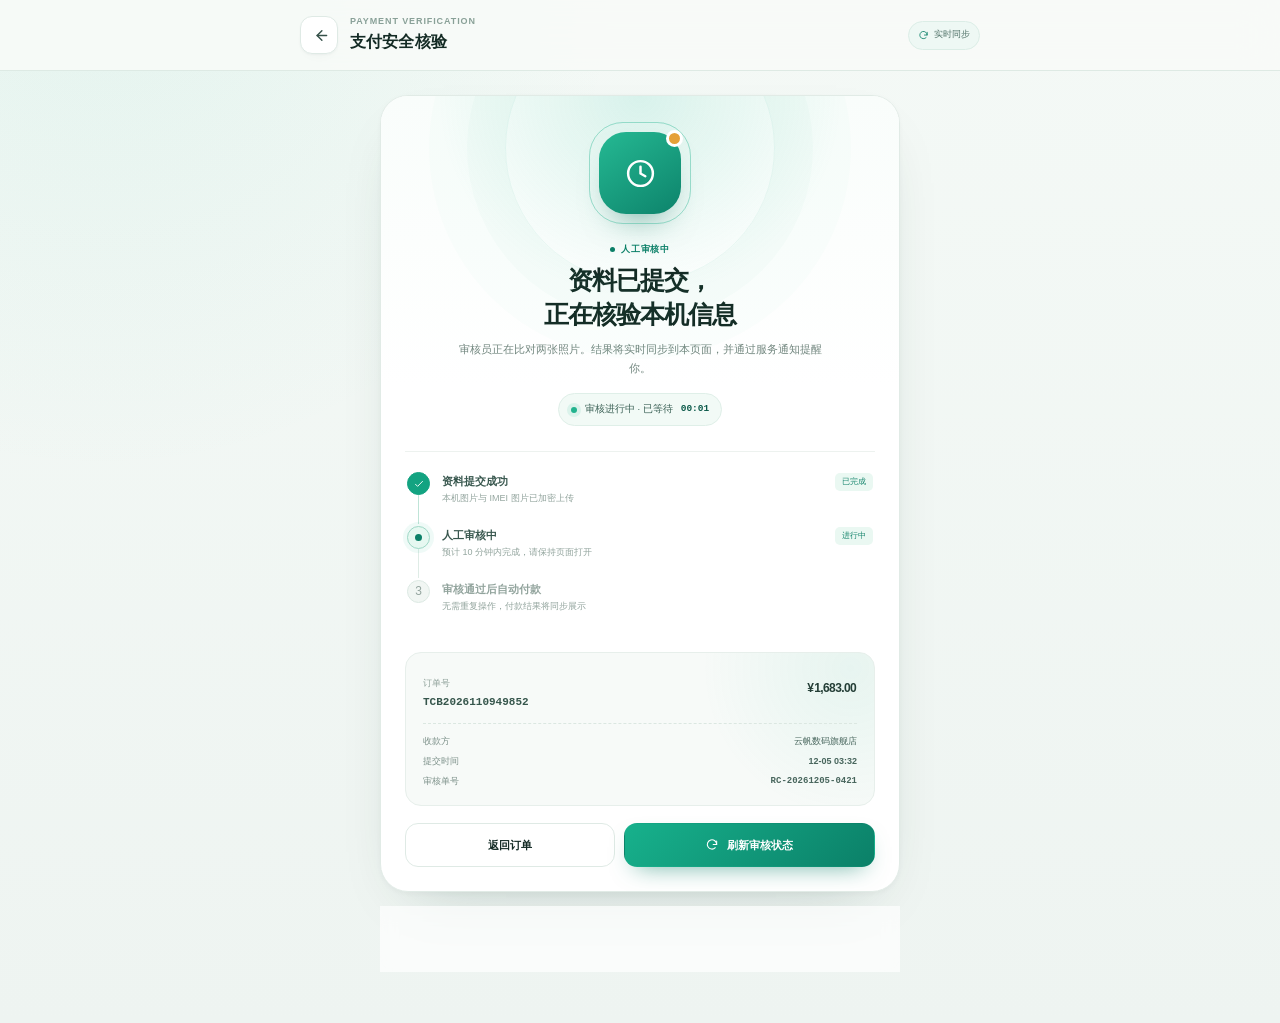
<file: waiting.html>
<!doctype html>
<html lang="zh-CN">
<head>
  <meta charset="utf-8">
  <meta name="viewport" content="width=device-width, initial-scale=1, viewport-fit=cover">
  <meta name="theme-color" content="#f4f9f6">
  <title>人工审核中 · 收款风控</title>
  <link rel="stylesheet" href="assets/styles.css">
</head>
<body class="flow-page">
  <header class="flow-topbar">
    <div class="flow-topbar-inner">
      <a class="flow-back" href="payment.html" aria-label="返回支付页">
        <span data-icon="arrow-left"></span>
      </a>
      <div class="flow-title">
        <span>PAYMENT VERIFICATION</span>
        <h1>支付安全核验</h1>
      </div>
      <span class="secure-pill">
        <span data-icon="refresh"></span>
        实时同步
      </span>
    </div>
  </header>

  <main class="wait-main">
    <section class="wait-card" id="pendingView" aria-labelledby="pendingTitle">
      <div class="wait-hero">
        <div class="status-visual" aria-hidden="true">
          <span data-icon="clock"></span>
          <span class="status-dot"></span>
        </div>
        <p class="status-kicker">人工审核中</p>
        <h1 id="pendingTitle">资料已提交，<br>正在核验本机信息</h1>
        <p class="wait-lead">审核员正在比对两张照片。结果将实时同步到本页面，并通过服务通知提醒你。</p>
        <div class="review-live">
          <span class="live-dot"></span>
          审核进行中 · 已等待 <strong id="elapsedTime">00:28</strong>
        </div>
      </div>

      <div class="wait-body">
        <div class="review-timeline" aria-label="审核进度">
          <div class="timeline-item is-done">
            <span class="timeline-dot" data-icon="check"></span>
            <div class="timeline-copy">
              <h3>资料提交成功</h3>
              <p>本机图片与 IMEI 图片已加密上传</p>
            </div>
            <span class="timeline-status">已完成</span>
          </div>
          <div class="timeline-item is-active">
            <span class="timeline-dot"></span>
            <div class="timeline-copy">
              <h3>人工审核中</h3>
              <p>预计 10 分钟内完成，请保持页面打开</p>
            </div>
            <span class="timeline-status">进行中</span>
          </div>
          <div class="timeline-item">
            <span class="timeline-dot">3</span>
            <div class="timeline-copy">
              <h3>审核通过后自动付款</h3>
              <p>无需重复操作，付款结果将同步展示</p>
            </div>
          </div>
        </div>

        <div class="order-receipt">
          <div class="order-receipt-head">
            <div>
              <span class="receipt-label">订单号</span>
              <strong id="orderNumber">TCB2026110949852</strong>
            </div>
            <div class="receipt-amount"><span>¥</span><span id="orderAmount">1,683.00</span></div>
          </div>
          <dl class="order-receipt-meta">
            <div><dt>收款方</dt><dd>云帆数码旗舰店</dd></div>
            <div><dt>提交时间</dt><dd id="submittedAt">11-09 20:18</dd></div>
            <div><dt>审核单号</dt><dd class="mono" id="caseId">RC-20261109-0521</dd></div>
          </dl>
        </div>

        <div class="wait-actions">
          <button class="btn btn-secondary" id="returnOrder" type="button">返回订单</button>
          <button class="btn btn-primary" id="refreshStatus" type="button">
            <span data-icon="refresh"></span>
            刷新审核状态
          </button>
        </div>
      </div>
    </section>

    <section class="wait-card is-hidden" id="approvedView" aria-labelledby="approvedTitle">
      <div class="wait-hero">
        <div class="status-visual is-success" aria-hidden="true">
          <span data-icon="check"></span>
        </div>
        <p class="status-kicker">审核已通过</p>
        <h1 id="approvedTitle">资料核验通过，<br>支付已完成</h1>
        <p class="wait-lead">本笔订单已通过人工审核，付款已自动执行。你可以返回订单查看结果。</p>
        <span class="result-badge">
          <span data-icon="check-circle"></span>
          人工审核通过 · 已付款
        </span>
      </div>
      <div class="wait-body result-summary">
        <div class="result-amount"><span>¥</span><span id="approvedAmount">1,683.00</span><small id="approvedOrder">订单 TCB2026110949852</small></div>
        <div class="order-receipt">
          <dl class="order-receipt-meta" style="padding-top: 0;">
            <div><dt>付款状态</dt><dd style="color: #13846d; font-weight: 650;">支付成功</dd></div>
            <div><dt>审核时间</dt><dd id="approvedTime">11-09 20:26</dd></div>
            <div><dt>审核结论</dt><dd id="approvedReason">资料一致，审核通过</dd></div>
            <div><dt>审核员</dt><dd id="approvedReviewer">林清 · 风控组</dd></div>
          </dl>
        </div>
        <div class="wait-actions">
          <button class="btn btn-secondary" id="approvedReceipt" type="button">查看付款回单</button>
          <a class="btn btn-primary" href="payment.html">返回订单</a>
        </div>
      </div>
    </section>

    <section class="wait-card is-hidden" id="rejectedView" aria-labelledby="rejectedTitle">
      <div class="wait-hero">
        <div class="status-visual is-danger" aria-hidden="true">
          <span data-icon="x"></span>
        </div>
        <p class="status-kicker is-danger">人工审核未通过</p>
        <h1 id="rejectedTitle">本次资料审核未通过</h1>
        <p class="wait-lead">审核员无法通过当前资料确认本机信息。本次支付流程已终止，你可以重新上传资料发起新的核验。</p>
        <span class="result-badge is-danger">
          <span data-icon="alert-circle"></span>
          支付已终止
        </span>
      </div>
      <div class="wait-body">
        <div class="reject-reason">
          <span>驳回原因</span>
          <strong id="rejectedReason">IMEI 信息不完整</strong>
          <p id="rejectedNote">图片中的 IMEI 后半段被遮挡，无法完成信息比对。</p>
        </div>
        <div class="terminal-note">
          <span data-icon="info"></span>
          为了保护资金安全，原审核单已关闭，本次支付流程不会再继续。重新上传将生成一条新的审核记录。
        </div>
        <div class="order-receipt" style="margin-top: 11px;">
          <div class="order-receipt-head">
            <div>
              <span class="receipt-label">原订单号</span>
              <strong id="rejectedOrder">TCB2026110949852</strong>
            </div>
            <div class="receipt-amount"><span>¥</span><span id="rejectedAmount">1,683.00</span></div>
          </div>
          <dl class="order-receipt-meta">
            <div><dt>审核单号</dt><dd class="mono" id="rejectedCaseId">RC-20261109-0521</dd></div>
            <div><dt>审核时间</dt><dd id="rejectedTime">11-09 20:26</dd></div>
            <div><dt>审核员</dt><dd id="rejectedReviewer">林清 · 风控组</dd></div>
          </dl>
        </div>
        <div class="wait-actions">
          <a class="btn btn-secondary" href="payment.html">返回订单</a>
          <a class="btn btn-primary" id="reuploadButton" href="upload.html?restart=1">
            <span data-icon="upload"></span>
            重新上传资料
          </a>
        </div>
      </div>
    </section>

    <aside class="help-strip">
      <span class="help-icon" data-icon="headset"></span>
      <div>
        <strong>审核遇到问题？</strong>
        <p>在线客服可协助确认资料要求</p>
      </div>
      <button type="button" id="helpSupport">联系客服</button>
    </aside>
  </main>

  <dialog class="media-dialog" id="receiptDialog" aria-labelledby="receiptTitle">
    <div class="media-dialog-content">
      <div class="media-dialog-head">
        <div>
          <span>PAYMENT RECEIPT</span>
          <h2 id="receiptTitle">付款回单</h2>
        </div>
        <button class="dialog-close" type="button" id="closeReceiptDialog" aria-label="关闭回单" style="position: static;">
          <span data-icon="x"></span>
        </button>
      </div>
      <div class="order-receipt" style="margin-top: 0;">
        <div class="order-receipt-head">
          <div>
            <span class="receipt-label">支付成功</span>
            <strong id="receiptOrderNo">TCB2026110949852</strong>
          </div>
          <div class="receipt-amount"><span>¥</span><span id="receiptAmount">1,683.00</span></div>
        </div>
        <dl class="order-receipt-meta">
          <div><dt>收款方</dt><dd>云帆数码旗舰店</dd></div>
          <div><dt>支付方式</dt><dd>微信支付</dd></div>
          <div><dt>交易时间</dt><dd id="receiptPaidAt">11-09 20:26</dd></div>
          <div><dt>审核单号</dt><dd class="mono" id="receiptCaseId">RC-20261109-0521</dd></div>
        </dl>
      </div>
      <button class="btn btn-primary" type="button" id="closeReceiptButton">完成</button>
    </div>
  </dialog>

  <div class="toast" id="toast" role="status" aria-live="polite"></div>

  <script src="assets/icons.js"></script>
  <script src="assets/store.js"></script>
  <script src="assets/waiting.js"></script>
</body>
</html>
</file>
<file: assets/portal.css>
:root {
  --p-ink: #11372e;
  --p-ink-soft: #3f5f55;
  --p-muted: #789087;
  --p-line: #dbe9e3;
  --p-surface: #ffffff;
  --p-canvas: #f2f7f4;
  --p-mint: #19aa87;
  --p-mint-deep: #0b775f;
  --p-mint-soft: #e6f7f0;
  --p-dark: #082f27;
  --p-dark-soft: #0c4136;
  --p-amber: #a36818;
  --p-amber-soft: #fff5df;
  --p-red: #a45549;
  --p-radius: 22px;
  --p-shadow: 0 30px 80px -48px rgba(6, 54, 42, 0.38);
  --p-font: "PingFang SC", "Hiragino Sans GB", "Microsoft YaHei", "Noto Sans SC", -apple-system, BlinkMacSystemFont, "Segoe UI", sans-serif;
  --p-mono: "SFMono-Regular", Menlo, Consolas, "Liberation Mono", monospace;
}

*,
*::before,
*::after { box-sizing: border-box; }

html { scroll-behavior: smooth; }

body {
  margin: 0;
  color: var(--p-ink);
  background: var(--p-canvas);
  font-family: var(--p-font);
  font-size: 15px;
  line-height: 1.55;
  -webkit-font-smoothing: antialiased;
  text-rendering: optimizeLegibility;
}

body.portal-page { overflow-x: hidden; }

a { color: inherit; text-decoration: none; }
button { color: inherit; font: inherit; }
p, h1, h2, h3 { margin: 0; }
svg { display: block; }

.icon-slot {
  display: inline-flex;
  flex: 0 0 auto;
  align-items: center;
  justify-content: center;
}

.icon-slot .icon { width: 1em; height: 1em; }

.portal-page::before {
  position: fixed;
  z-index: -3;
  inset: 0;
  background:
    linear-gradient(rgba(12, 78, 62, 0.022) 1px, transparent 1px),
    linear-gradient(90deg, rgba(12, 78, 62, 0.022) 1px, transparent 1px),
    linear-gradient(180deg, #f7fbf8 0%, #f0f6f2 55%, #f4f8f5 100%);
  background-size: 42px 42px, 42px 42px, auto;
  content: "";
  pointer-events: none;
  mask-image: linear-gradient(to bottom, black, black 78%, transparent 100%);
}

.portal-glow {
  position: fixed;
  z-index: -2;
  width: 580px;
  height: 580px;
  border-radius: 50%;
  filter: blur(10px);
  pointer-events: none;
}

.portal-glow--a {
  top: -280px;
  right: -180px;
  background: radial-gradient(circle, rgba(54, 195, 157, 0.11), transparent 68%);
}

.portal-glow--b {
  bottom: -340px;
  left: -260px;
  background: radial-gradient(circle, rgba(21, 138, 108, 0.08), transparent 68%);
}

.portal-nav {
  position: relative;
  z-index: 10;
  display: flex;
  width: min(calc(100% - 48px), 1240px);
  height: 88px;
  align-items: center;
  justify-content: space-between;
  gap: 24px;
  margin: 0 auto;
}

.portal-brand {
  display: inline-flex;
  align-items: center;
  gap: 11px;
}

.portal-brand-mark {
  display: grid;
  width: 39px;
  height: 39px;
  place-items: center;
  color: #eafff8;
  background: linear-gradient(145deg, #1c9d7e, #09624f);
  border: 1px solid rgba(255, 255, 255, 0.13);
  border-radius: 12px;
  box-shadow: 0 10px 25px -15px rgba(5, 77, 60, 0.7), inset 0 1px 0 rgba(255, 255, 255, 0.18);
  font-size: 22px;
}

.portal-brand-copy strong {
  display: block;
  color: #173d33;
  font-size: 15px;
  font-weight: 750;
  letter-spacing: 0.08em;
  line-height: 1.2;
}

.portal-brand-copy small {
  display: block;
  margin-top: 3px;
  color: #8aa199;
  font-family: var(--p-mono);
  font-size: 7px;
  letter-spacing: 0.16em;
}

.portal-nav-actions {
  display: flex;
  align-items: center;
  gap: 17px;
}

.portal-online {
  display: inline-flex;
  align-items: center;
  gap: 7px;
  color: #638177;
  font-size: 9px;
}

.portal-online i {
  width: 6px;
  height: 6px;
  background: #2ebc96;
  border-radius: 50%;
  box-shadow: 0 0 0 4px rgba(46, 188, 150, 0.1);
}

.portal-nav-link {
  display: inline-flex;
  min-height: 34px;
  align-items: center;
  gap: 5px;
  padding: 0 11px;
  color: #42645a;
  background: rgba(255, 255, 255, 0.7);
  border: 1px solid #dfeae5;
  border-radius: 9px;
  font-size: 9px;
  transition: background 160ms ease, border-color 160ms ease;
}

.portal-nav-link:hover { background: #fff; border-color: #bdd9ce; }
.portal-nav-link .icon-slot { font-size: 10px; }

.portal-main {
  width: min(calc(100% - 48px), 1240px);
  margin: 0 auto;
}

.portal-hero {
  display: grid;
  grid-template-columns: minmax(0, 1.02fr) minmax(460px, 0.98fr);
  gap: clamp(44px, 6vw, 84px);
  align-items: center;
  min-height: 620px;
  padding: 42px 0 76px;
}

.hero-copy { padding: 12px 0; }

.portal-eyebrow {
  display: flex;
  align-items: center;
  gap: 8px;
  color: #739188;
  font-family: var(--p-mono);
  font-size: 8px;
  font-weight: 650;
  letter-spacing: 0.13em;
}

.portal-eyebrow > span {
  width: 18px;
  height: 1px;
  background: #2fb38e;
}

.hero-copy h1 {
  margin-top: 18px;
  color: #123b31;
  font-size: clamp(46px, 5.2vw, 70px);
  font-weight: 760;
  letter-spacing: -0.065em;
  line-height: 1.1;
}

.hero-copy h1 em {
  position: relative;
  color: #0a8068;
  font-style: normal;
}

.hero-copy h1 em::after {
  position: absolute;
  z-index: -1;
  right: -4px;
  bottom: 4px;
  left: 1px;
  height: 11px;
  background: linear-gradient(90deg, rgba(55, 192, 155, 0.16), rgba(55, 192, 155, 0.04));
  border-radius: 8px 3px 7px 2px;
  content: "";
  transform: rotate(-1deg);
}

.hero-lead {
  max-width: 510px;
  margin-top: 22px;
  color: #647e74;
  font-size: 13px;
  line-height: 1.85;
}

.hero-actions {
  display: flex;
  flex-wrap: wrap;
  gap: 10px;
  margin-top: 28px;
}

.portal-btn {
  display: inline-flex;
  min-height: 48px;
  align-items: center;
  justify-content: center;
  gap: 8px;
  padding: 0 18px;
  border: 1px solid transparent;
  border-radius: 13px;
  font-size: 11px;
  font-weight: 650;
  transition: transform 160ms ease, background 160ms ease, border-color 160ms ease, box-shadow 160ms ease;
}

.portal-btn:hover { transform: translateY(-1px); }
.portal-btn:active { transform: translateY(0); }
.portal-btn .icon-slot { font-size: 14px; }

.portal-btn--primary {
  color: #fff;
  background: linear-gradient(135deg, #18ab88, #08745d);
  box-shadow: 0 13px 28px -15px rgba(9, 118, 94, 0.75);
}

.portal-btn--primary:hover { background: linear-gradient(135deg, #1bb891, #0a8067); }

.portal-btn--secondary {
  color: #34584d;
  background: rgba(255, 255, 255, 0.83);
  border-color: #d9e7e1;
  box-shadow: 0 1px 2px rgba(13, 60, 47, 0.03);
}

.portal-btn--secondary:hover { background: #fff; border-color: #bdd9ce; }

.hero-meta {
  display: flex;
  flex-wrap: wrap;
  gap: 8px 16px;
  margin-top: 24px;
  color: #8ca098;
  font-size: 8px;
}

.hero-meta span {
  display: inline-flex;
  align-items: center;
  gap: 5px;
}

.hero-meta .icon-slot { color: #4d9c88; font-size: 10px; }

.hero-console {
  position: relative;
  overflow: hidden;
  color: #d7eee7;
  background:
    radial-gradient(circle at 82% 5%, rgba(58, 194, 157, 0.19), transparent 31%),
    radial-gradient(circle at 8% 97%, rgba(31, 129, 106, 0.17), transparent 35%),
    linear-gradient(145deg, #0a342b, #07261f);
  border: 1px solid rgba(197, 239, 226, 0.11);
  border-radius: 25px;
  box-shadow: 0 40px 88px -40px rgba(5, 43, 33, 0.65), inset 0 1px 0 rgba(255, 255, 255, 0.08);
  transform: rotate(0.5deg);
}

.hero-console::before {
  position: absolute;
  inset: 0;
  opacity: 0.05;
  background-image: radial-gradient(#d8fff3 0.65px, transparent 0.65px);
  background-size: 15px 15px;
  content: "";
  pointer-events: none;
  mask-image: linear-gradient(to bottom, black, transparent 75%);
}

.console-topbar {
  position: relative;
  z-index: 1;
  display: flex;
  min-height: 47px;
  align-items: center;
  gap: 12px;
  padding: 0 18px;
  border-bottom: 1px solid rgba(209, 243, 233, 0.08);
  color: rgba(208, 237, 228, 0.48);
  font-family: var(--p-mono);
  font-size: 6.5px;
  letter-spacing: 0.1em;
}

.console-dots { display: inline-flex; gap: 4px; }
.console-dots i { width: 5px; height: 5px; background: rgba(223, 255, 245, 0.21); border-radius: 50%; }
.console-dots i:first-child { background: rgba(86, 214, 178, 0.6); }

.console-live {
  display: inline-flex;
  align-items: center;
  gap: 4px;
  padding: 2px 5px;
  margin-left: auto;
  color: #73d9bb;
  background: rgba(38, 173, 137, 0.11);
  border: 1px solid rgba(91, 210, 178, 0.1);
  border-radius: 4px;
  font-size: 5.5px;
}

.console-live i { width: 4px; height: 4px; background: #56d7b7; border-radius: 50%; }

.console-body {
  position: relative;
  z-index: 1;
  padding: 17px;
}

.console-order {
  padding: 15px 16px 14px;
  color: #173d33;
  background: #f7fbf9;
  border: 1px solid rgba(255, 255, 255, 0.8);
  border-radius: 13px;
  box-shadow: 0 16px 28px -24px rgba(0, 18, 12, 0.7);
}

.console-order-head {
  display: flex;
  align-items: center;
  justify-content: space-between;
  gap: 12px;
  color: #7d938b;
  font-size: 7.5px;
}

.console-risk-chip {
  display: inline-flex;
  align-items: center;
  gap: 4px;
  padding: 2px 6px;
  color: #94601a;
  background: #fff2da;
  border: 1px solid #f1dfbd;
  border-radius: 999px;
  font-size: 6.5px;
}

.console-risk-chip::before {
  width: 4px;
  height: 4px;
  background: #d6973b;
  border-radius: 50%;
  content: "";
}

.console-order > strong {
  display: block;
  margin-top: 8px;
  color: #163b30;
  font-family: "DIN Alternate", var(--p-font);
  font-size: 29px;
  font-weight: 750;
  letter-spacing: -0.04em;
  line-height: 1;
}

.console-order > strong small { margin-right: 2px; font-size: 15px; }

.console-order > p {
  margin-top: 5px;
  color: #95a79f;
  font-family: var(--p-mono);
  font-size: 6.5px;
}

.console-bank {
  display: flex;
  align-items: center;
  gap: 5px;
  padding-top: 9px;
  margin-top: 10px;
  color: #946419;
  border-top: 1px dashed #e0e9e4;
  font-size: 7px;
}

.console-bank .icon-slot { font-size: 9px; }

.console-path {
  display: grid;
  gap: 4px;
  padding: 11px 2px 4px;
}

.console-step {
  display: grid;
  min-height: 39px;
  grid-template-columns: 20px minmax(0, 1fr) 13px;
  align-items: center;
  gap: 8px;
  padding: 7px 8px;
  color: rgba(204, 233, 224, 0.55);
  border: 1px solid transparent;
  border-radius: 8px;
  transition: background 160ms ease, color 160ms ease, border-color 160ms ease;
}

.console-step:hover { color: #e8fff8; background: rgba(255, 255, 255, 0.035); }

.console-step.is-current {
  color: #eafff8;
  background: rgba(52, 188, 151, 0.09);
  border-color: rgba(83, 198, 165, 0.11);
}

.console-step-dot {
  display: grid;
  width: 19px;
  height: 19px;
  place-items: center;
  color: rgba(195, 233, 222, 0.52);
  background: rgba(255, 255, 255, 0.045);
  border: 1px solid rgba(204, 240, 229, 0.1);
  border-radius: 50%;
  font-family: var(--p-mono);
  font-size: 6px;
}

.console-step.is-done .console-step-dot { color: #d9fff3; background: #15866b; border-color: #279e80; }
.console-step.is-current .console-step-dot { color: #8ff0d4; background: rgba(38, 177, 140, 0.12); border-color: rgba(87, 211, 176, 0.23); font-size: 7px; }

.console-step div strong {
  display: block;
  font-size: 8px;
  font-weight: 550;
}

.console-step div small {
  display: block;
  margin-top: 1px;
  color: rgba(186, 220, 210, 0.35);
  font-size: 6px;
}

.console-step > .icon-slot { color: rgba(190, 228, 217, 0.28); font-size: 9px; }

.console-footer {
  display: flex;
  align-items: center;
  justify-content: space-between;
  gap: 10px;
  padding: 11px 3px 0;
  margin-top: 5px;
  border-top: 1px solid rgba(207, 241, 231, 0.07);
  color: rgba(189, 222, 212, 0.44);
  font-size: 6.5px;
}

.console-reviewer,
.console-queue { display: inline-flex; align-items: center; gap: 5px; }

.console-reviewer b {
  display: grid;
  width: 16px;
  height: 16px;
  place-items: center;
  color: #d9fff4;
  background: #285d4e;
  border-radius: 5px;
  font-size: 6px;
  font-weight: 500;
}

.console-queue i { width: 4px; height: 4px; background: #3fc29f; border-radius: 50%; }

.entry-section { padding: 8px 0 80px; }

.entry-heading {
  display: flex;
  align-items: flex-end;
  justify-content: space-between;
  gap: 36px;
  padding: 0 2px 23px;
  border-bottom: 1px solid #dfeae5;
}

.entry-heading h2 {
  margin-top: 8px;
  color: #153d32;
  font-size: clamp(28px, 3vw, 37px);
  font-weight: 750;
  letter-spacing: -0.045em;
  line-height: 1.2;
}

.entry-heading > p {
  color: #82978f;
  font-size: 9.5px;
  line-height: 1.7;
  text-align: right;
}

.entry-grid {
  display: grid;
  grid-template-columns: repeat(4, minmax(0, 1fr));
  gap: 13px;
  padding-top: 18px;
}

.entry-card {
  position: relative;
  display: flex;
  min-width: 0;
  flex-direction: column;
  overflow: hidden;
  background: rgba(255, 255, 255, 0.82);
  border: 1px solid #e0ebe6;
  border-radius: 18px;
  box-shadow: 0 1px 2px rgba(13, 58, 46, 0.025), 0 18px 45px -42px rgba(13, 58, 46, 0.4);
  transition: transform 190ms ease, border-color 190ms ease, box-shadow 190ms ease;
}

.entry-card:hover {
  transform: translateY(-4px);
  border-color: #bbdcd0;
  box-shadow: 0 22px 46px -30px rgba(8, 70, 54, 0.28);
}

.entry-card--featured {
  background: linear-gradient(180deg, #f5fcf8, #fff 52%);
  border-color: #acdccc;
  box-shadow: 0 1px 2px rgba(13, 58, 46, 0.03), 0 22px 50px -38px rgba(18, 125, 99, 0.28);
}

.entry-card--featured::before {
  position: absolute;
  z-index: 2;
  top: 0;
  right: 0;
  left: 0;
  height: 2px;
  background: linear-gradient(90deg, #22ab88, #87d9bf, #22ab88);
  content: "";
}

.entry-card-top {
  display: flex;
  align-items: center;
  justify-content: space-between;
  gap: 10px;
  padding: 15px 16px 10px;
}

.entry-number {
  color: #7b968d;
  font-family: var(--p-mono);
  font-size: 8px;
  font-weight: 600;
  letter-spacing: 0.06em;
}

.entry-tag {
  padding: 2px 6px;
  color: #14775f;
  background: #e8f8f2;
  border: 1px solid #d4eee4;
  border-radius: 4px;
  font-size: 6.5px;
  font-weight: 600;
}

.entry-tag--neutral { color: #768d84; background: #f3f7f5; border-color: #e5ece8; }
.entry-tag--dark { color: #d7f9ee; background: #174c3f; border-color: #225d4e; }

.entry-visual {
  position: relative;
  height: 132px;
  margin: 0 12px;
  overflow: hidden;
  border: 1px solid rgba(31, 115, 92, 0.07);
  border-radius: 12px;
}

.payment-visual {
  display: flex;
  align-items: center;
  flex-direction: column;
  padding: 16px;
  background:
    radial-gradient(circle at 18% 0%, rgba(255, 255, 255, 0.95), transparent 36%),
    linear-gradient(145deg, #e5f8f0, #f7fbf9);
}

.pv-status {
  display: inline-flex;
  align-items: center;
  gap: 4px;
  padding: 4px 7px;
  color: #8e5c18;
  background: rgba(255, 248, 234, 0.95);
  border: 1px solid #f0ddb8;
  border-radius: 999px;
  font-size: 6.5px;
}

.pv-status .icon-slot { font-size: 9px; }

.payment-visual > strong {
  margin-top: 9px;
  color: #173d32;
  font-family: "DIN Alternate", var(--p-font);
  font-size: 23px;
  font-weight: 750;
  letter-spacing: -0.035em;
  line-height: 1;
}

.payment-visual > strong small { margin-right: 2px; font-size: 12px; }

.pv-button {
  padding: 5px 14px;
  margin-top: 10px;
  color: #fff;
  background: #0f9273;
  border-radius: 6px;
  box-shadow: 0 6px 14px -9px rgba(5, 105, 82, 0.7);
  font-size: 7px;
}

.payment-visual::before,
.payment-visual::after {
  position: absolute;
  width: 80px;
  height: 80px;
  border: 1px solid rgba(35, 165, 133, 0.08);
  border-radius: 50%;
  content: "";
}

.payment-visual::before { top: -47px; right: -20px; box-shadow: 0 0 0 17px rgba(35, 165, 133, 0.025); }
.payment-visual::after { bottom: -58px; left: -28px; }

.upload-visual {
  display: grid;
  grid-template-columns: 1fr 1fr;
  gap: 7px;
  padding: 13px 12px 26px;
  background: #f3f9f6;
}

.uv-slot {
  display: flex;
  align-items: center;
  justify-content: center;
  flex-direction: column;
  gap: 5px;
  color: #739087;
  background: #fbfdfc;
  border: 1px dashed #b8d8cc;
  border-radius: 8px;
  font-size: 6.5px;
}

.uv-slot .icon-slot { color: #29997c; font-size: 16px; }
.uv-slot b { font-weight: 500; }

.uv-line {
  position: absolute;
  right: 12px;
  bottom: 7px;
  left: 12px;
  padding: 4px;
  color: #fff;
  background: #14866c;
  border-radius: 5px;
  font-size: 6.5px;
  text-align: center;
}

.waiting-visual {
  display: grid;
  grid-template-columns: 49px minmax(0, 1fr);
  grid-template-rows: auto auto;
  gap: 8px 10px;
  align-items: center;
  padding: 13px;
  background:
    radial-gradient(circle at 25% 42%, rgba(40, 181, 144, 0.11), transparent 38%),
    #f8fbf9;
}

.wv-pulse {
  position: relative;
  display: grid;
  width: 46px;
  height: 46px;
  grid-row: 1 / 3;
  place-items: center;
  color: #fff;
  background: linear-gradient(145deg, #25b38f, #0c7760);
  border-radius: 14px;
  box-shadow: 0 9px 19px -12px rgba(8, 102, 80, 0.65);
  font-size: 20px;
}

.wv-pulse::before {
  position: absolute;
  inset: -6px;
  border: 1px solid rgba(41, 181, 145, 0.2);
  border-radius: 18px;
  content: "";
}

.wv-copy strong { display: block; color: #2b4f44; font-size: 8px; }
.wv-copy span { display: block; margin-top: 2px; color: #8fa29b; font-size: 6.5px; }
.wv-copy b { color: #18836c; font-family: var(--p-mono); font-weight: 550; }

.wv-step {
  padding: 4px 6px;
  color: #8ca099;
  background: rgba(255, 255, 255, 0.8);
  border: 1px solid #e2ece7;
  border-radius: 4px;
  font-size: 5.5px;
  text-align: center;
}

.wv-step.is-current { color: #187b65; background: #e8f8f2; border-color: #cbe9de; }

.review-visual {
  display: grid;
  grid-template-columns: 35px minmax(0, 1fr);
  grid-template-rows: 1fr 21px;
  gap: 6px;
  padding: 9px;
  color: rgba(220, 244, 236, 0.6);
  background:
    radial-gradient(circle at 85% 0%, rgba(46, 173, 139, 0.18), transparent 38%),
    #0b332a;
}

.rv-sidebar {
  display: flex;
  align-items: center;
  flex-direction: column;
  gap: 5px;
  padding: 7px 5px;
  background: rgba(255, 255, 255, 0.045);
  border-radius: 6px;
}

.rv-sidebar span {
  width: 100%;
  height: 8px;
  background: rgba(203, 238, 227, 0.1);
  border-radius: 2px;
}

.rv-sidebar span:first-child { height: 15px; margin-bottom: 4px; background: rgba(62, 193, 157, 0.3); border-radius: 4px; }

.rv-list { display: grid; align-content: start; gap: 4px; }

.rv-row {
  display: flex;
  min-height: 24px;
  align-items: center;
  justify-content: space-between;
  gap: 5px;
  padding: 0 7px;
  background: rgba(255, 255, 255, 0.045);
  border: 1px solid rgba(213, 244, 234, 0.055);
  border-radius: 4px;
  font-size: 5.5px;
}

.rv-row b { font-family: var(--p-mono); font-weight: 500; }
.rv-row em { color: #a9d9ca; font-size: 5.5px; font-style: normal; }
.rv-row.is-active { color: #e7fff8; background: rgba(54, 183, 148, 0.15); border-color: rgba(79, 207, 172, 0.2); }

.rv-action {
  grid-column: 1 / -1;
  padding: 4px;
  color: #062e25;
  background: #66dcbc;
  border-radius: 4px;
  font-size: 6px;
  font-weight: 650;
  text-align: center;
}

.entry-card-copy { padding: 14px 16px 0; }

.entry-card-copy h3 {
  color: #23473c;
  font-size: 13px;
  font-weight: 700;
  letter-spacing: -0.01em;
}

.entry-card-copy p {
  min-height: 42px;
  margin-top: 5px;
  color: #7b9088;
  font-size: 8.5px;
  line-height: 1.65;
}

.entry-card-footer {
  display: flex;
  align-items: center;
  justify-content: space-between;
  gap: 8px;
  padding: 12px 16px 14px;
  margin-top: auto;
  color: #397063;
  font-size: 8px;
  font-weight: 600;
}

.entry-card-footer .icon-slot { color: #3b9c84; font-size: 11px; transition: transform 160ms ease; }
.entry-card:hover .entry-card-footer .icon-slot { transform: translateX(3px); }
.entry-card--featured .entry-card-footer { color: #0c7d65; }

.portal-loop {
  display: grid;
  grid-template-columns: minmax(260px, 0.68fr) minmax(0, 1.32fr);
  gap: 46px;
  overflow: hidden;
  padding: 36px 38px;
  color: #fff;
  background:
    radial-gradient(circle at 2% 100%, rgba(43, 165, 133, 0.19), transparent 36%),
    radial-gradient(circle at 100% 0%, rgba(57, 189, 155, 0.1), transparent 30%),
    linear-gradient(135deg, #0a352b, #082a23);
  border: 1px solid rgba(195, 238, 225, 0.1);
  border-radius: 24px;
  box-shadow: 0 35px 70px -45px rgba(6, 49, 38, 0.55);
}

.loop-copy .portal-eyebrow { color: #79a89a; }
.loop-copy .portal-eyebrow > span { background: #52c5a6; }

.loop-copy h2 {
  margin-top: 12px;
  color: #f4fffb;
  font-size: 30px;
  font-weight: 750;
  letter-spacing: -0.045em;
  line-height: 1.28;
}

.loop-copy > p:last-child {
  max-width: 300px;
  margin-top: 13px;
  color: rgba(200, 230, 221, 0.52);
  font-size: 9.5px;
  line-height: 1.7;
}

.loop-outcomes {
  display: grid;
  grid-template-columns: repeat(2, minmax(0, 1fr));
  gap: 10px;
}

.outcome-card {
  display: flex;
  min-width: 0;
  flex-direction: column;
  padding: 17px;
  background: rgba(255, 255, 255, 0.045);
  border: 1px solid rgba(208, 242, 232, 0.08);
  border-radius: 14px;
}

.outcome-icon {
  display: grid;
  width: 28px;
  height: 28px;
  place-items: center;
  margin-bottom: 10px;
  color: #a4f2da;
  background: rgba(47, 177, 141, 0.14);
  border: 1px solid rgba(87, 211, 176, 0.12);
  border-radius: 8px;
  font-size: 14px;
}

.outcome-card--reject .outcome-icon { color: #ffd0c8; background: rgba(185, 91, 76, 0.14); border-color: rgba(222, 150, 137, 0.1); }

.outcome-card div > span { color: rgba(161, 211, 197, 0.4); font-family: var(--p-mono); font-size: 6px; letter-spacing: 0.1em; }
.outcome-card h3 { margin-top: 3px; color: #e9fff8; font-size: 10px; font-weight: 600; }
.outcome-card p { margin-top: 5px; color: rgba(197, 228, 218, 0.45); font-size: 7.5px; line-height: 1.6; }

.outcome-card > a {
  display: inline-flex;
  width: fit-content;
  align-items: center;
  gap: 4px;
  padding-top: 12px;
  margin-top: auto;
  color: #7de0c2;
  font-size: 7px;
  font-weight: 600;
}

.outcome-card > a .icon-slot { font-size: 9px; }
.outcome-card--reject > a { color: #f0b3a9; }

.portal-footer {
  display: flex;
  width: min(calc(100% - 48px), 1240px);
  min-height: 82px;
  align-items: center;
  justify-content: space-between;
  gap: 22px;
  margin: 26px auto 0;
  color: #8ca099;
  border-top: 1px solid #dfeae5;
  font-size: 8px;
}

.portal-footer > div,
.portal-footer-actions { display: flex; align-items: center; gap: 8px; }

.portal-footer-mark { color: #5b9888; font-size: 12px; }

.portal-footer-actions { gap: 14px; }

.portal-footer-actions button {
  padding: 0;
  color: #81968e;
  background: transparent;
  border: 0;
  font-size: 8px;
  cursor: pointer;
}

.portal-footer-actions a { display: inline-flex; align-items: center; gap: 3px; color: #5f7f75; }
.portal-footer-actions a:hover, .portal-footer-actions button:hover { color: #147b64; }
.portal-footer-actions .icon-slot { font-size: 9px; }

@media (max-width: 1120px) {
  .portal-hero { grid-template-columns: minmax(0, 1fr) minmax(410px, 0.9fr); gap: 38px; }
  .entry-grid { grid-template-columns: repeat(2, minmax(0, 1fr)); }
  .entry-visual { height: 156px; }
  .portal-loop { grid-template-columns: 0.58fr 1.42fr; gap: 28px; padding: 30px; }
}

@media (max-width: 880px) {
  .portal-nav { width: calc(100% - 32px); height: 72px; }
  .portal-main { width: calc(100% - 32px); }
  .portal-hero { grid-template-columns: 1fr; gap: 34px; min-height: 0; padding: 38px 0 56px; }
  .hero-copy { padding: 0; }
  .hero-copy h1 { font-size: clamp(42px, 10vw, 62px); }
  .hero-console { width: min(100%, 560px); transform: none; }
  .entry-heading { align-items: flex-start; flex-direction: column; gap: 8px; }
  .entry-heading > p { text-align: left; }
  .portal-loop { grid-template-columns: 1fr; gap: 24px; }
  .loop-copy > p:last-child { max-width: 460px; }
  .portal-footer { width: calc(100% - 32px); }
}

@media (max-width: 600px) {
  .portal-nav { height: 67px; }
  .portal-brand-mark { width: 35px; height: 35px; border-radius: 10px; font-size: 20px; }
  .portal-brand-copy strong { font-size: 13px; }
  .portal-brand-copy small { font-size: 6px; }
  .portal-online { display: none; }
  .portal-nav-link { min-height: 31px; padding: 0 8px; font-size: 8px; }
  .portal-hero { padding-top: 28px; }
  .portal-eyebrow { font-size: 7px; }
  .hero-copy h1 { margin-top: 15px; font-size: 42px; letter-spacing: -0.06em; }
  .hero-lead { margin-top: 17px; font-size: 11.5px; line-height: 1.8; }
  .hero-actions { display: grid; grid-template-columns: 1fr; margin-top: 21px; }
  .portal-btn { width: 100%; }
  .hero-meta { gap: 7px 12px; margin-top: 16px; font-size: 7px; }
  .console-body { padding: 12px; }
  .console-order { padding: 13px; }
  .entry-section { padding-bottom: 54px; }
  .entry-heading { padding-bottom: 17px; }
  .entry-heading h2 { font-size: 27px; }
  .entry-grid { grid-template-columns: 1fr; gap: 11px; }
  .entry-visual { height: 150px; }
  .entry-card-copy p { min-height: 0; font-size: 9px; }
  .portal-loop { padding: 23px 18px; border-radius: 19px; }
  .loop-copy h2 { font-size: 26px; }
  .loop-outcomes { grid-template-columns: 1fr; }
  .outcome-card { padding: 16px; }
  .outcome-card h3 { font-size: 11px; }
  .outcome-card p { font-size: 8.5px; }
  .portal-footer { flex-direction: column; align-items: flex-start; justify-content: center; gap: 8px; padding: 18px 0; margin-top: 14px; }
}

@media (prefers-reduced-motion: reduce) {
  *, *::before, *::after {
    scroll-behavior: auto !important;
    animation-duration: 0.01ms !important;
    transition-duration: 0.01ms !important;
  }
}
</file>
<file: assets/styles.css>
/* ==========================================================================
   Payment risk review prototype
   Shared tokens, mobile payment flow and review states
   ========================================================================== */

:root {
  --ink: #142b25;
  --ink-soft: #355149;
  --muted: #6c8179;
  --muted-light: #91a49d;
  --line: #dfeae5;
  --line-strong: #cbdcd4;
  --canvas: #f1f6f3;
  --surface: #ffffff;
  --mint-50: #f1faf6;
  --mint-100: #e2f6ee;
  --mint-200: #c5eddf;
  --mint-500: #27ba93;
  --mint-600: #13a381;
  --mint-700: #0b8068;
  --mint-800: #0c5a4a;
  --green-950: #082f27;
  --pay-green: #24c6a4;
  --pay-green-deep: #0ca684;
  --amber: #b46b09;
  --amber-soft: #fff5df;
  --amber-line: #f1ddb6;
  --danger: #c94b40;
  --danger-soft: #fff0ed;
  --danger-line: #f3d0ca;
  --success: #13846d;
  --success-soft: #e8f8f1;
  --shadow-sm: 0 1px 2px rgba(14, 52, 42, 0.04), 0 6px 18px -14px rgba(14, 52, 42, 0.24);
  --shadow-card: 0 24px 60px -34px rgba(11, 56, 44, 0.28), 0 2px 6px rgba(11, 56, 44, 0.04);
  --shadow-float: 0 18px 50px -20px rgba(8, 47, 39, 0.4);
  --radius-xl: 28px;
  --radius-lg: 22px;
  --radius-md: 16px;
  --radius-sm: 12px;
  --font-sans: "PingFang SC", "Hiragino Sans GB", "Microsoft YaHei", "Noto Sans SC", -apple-system, BlinkMacSystemFont, "Segoe UI", sans-serif;
  --font-mono: "SFMono-Regular", Menlo, Consolas, "Liberation Mono", monospace;
}

*,
*::before,
*::after {
  box-sizing: border-box;
}

html {
  -webkit-text-size-adjust: 100%;
  scroll-behavior: smooth;
}

body {
  margin: 0;
  color: var(--ink);
  background: var(--canvas);
  font-family: var(--font-sans);
  font-size: 15px;
  line-height: 1.55;
  -webkit-font-smoothing: antialiased;
  text-rendering: optimizeLegibility;
}

button,
input,
select,
textarea {
  color: inherit;
  font: inherit;
}

button,
a {
  -webkit-tap-highlight-color: transparent;
}

button {
  border: 0;
  cursor: pointer;
}

a {
  color: inherit;
  text-decoration: none;
}

img,
svg {
  display: block;
}

p,
h1,
h2,
h3,
h4,
figure,
dl,
dd,
ul {
  margin: 0;
}

ul {
  padding: 0;
  list-style: none;
}

::selection {
  color: #fff;
  background: var(--mint-700);
}

:focus-visible {
  outline: 3px solid rgba(22, 147, 116, 0.32);
  outline-offset: 3px;
}

[hidden],
.is-hidden {
  display: none !important;
}

.icon-slot {
  display: inline-flex;
  flex: 0 0 auto;
  align-items: center;
  justify-content: center;
}

.icon-slot .icon {
  width: 1em;
  height: 1em;
}

.sr-only {
  position: absolute !important;
  width: 1px !important;
  height: 1px !important;
  padding: 0 !important;
  margin: -1px !important;
  overflow: hidden !important;
  clip: rect(0, 0, 0, 0) !important;
  white-space: nowrap !important;
  border: 0 !important;
}

.muted {
  color: var(--muted);
}

.mono {
  font-family: var(--font-mono);
  font-variant-numeric: tabular-nums;
}

.btn {
  display: inline-flex;
  min-height: 46px;
  align-items: center;
  justify-content: center;
  gap: 8px;
  padding: 0 18px;
  border: 1px solid transparent;
  border-radius: 14px;
  font-weight: 650;
  line-height: 1;
  transition: transform 160ms ease, background 160ms ease, border-color 160ms ease, box-shadow 160ms ease;
}

.btn:active {
  transform: translateY(1px);
}

.btn:disabled {
  cursor: not-allowed;
  opacity: 0.48;
  transform: none;
}

.btn-primary {
  color: #fff;
  background: linear-gradient(135deg, #17b18c, #0b8068);
  box-shadow: 0 10px 24px -12px rgba(11, 128, 104, 0.7);
}

.btn-primary:hover:not(:disabled) {
  background: linear-gradient(135deg, #1abd97, #0d8e74);
}

.btn-secondary {
  color: var(--ink);
  background: #fff;
  border-color: var(--line);
}

.btn-secondary:hover:not(:disabled) {
  border-color: var(--line-strong);
  background: var(--mint-50);
}

.icon-btn {
  display: inline-flex;
  width: 40px;
  height: 40px;
  align-items: center;
  justify-content: center;
  padding: 0;
  color: inherit;
  background: transparent;
  border-radius: 50%;
  font-size: 20px;
  transition: background 160ms ease, transform 160ms ease;
}

.icon-btn:hover {
  background: rgba(16, 84, 67, 0.08);
}

.icon-btn:active {
  transform: scale(0.96);
}

.spinner {
  width: 18px;
  height: 18px;
  flex: 0 0 auto;
  border: 2px solid currentColor;
  border-right-color: transparent;
  border-radius: 50%;
  animation: spin 760ms linear infinite;
}

@keyframes spin {
  to { transform: rotate(360deg); }
}

@keyframes fade-in {
  from { opacity: 0; }
  to { opacity: 1; }
}

@keyframes rise-in {
  from { opacity: 0; transform: translateY(18px); }
  to { opacity: 1; transform: translateY(0); }
}

@keyframes sheet-in {
  from { opacity: 0; transform: translateY(38px) scale(0.99); }
  to { opacity: 1; transform: translateY(0) scale(1); }
}

@keyframes pulse-ring {
  0% { opacity: 0.42; transform: scale(0.82); }
  70% { opacity: 0; transform: scale(1.22); }
  100% { opacity: 0; transform: scale(1.22); }
}

@keyframes soft-pulse {
  0%, 100% { box-shadow: 0 0 0 0 rgba(29, 173, 139, 0.14); }
  50% { box-shadow: 0 0 0 10px rgba(29, 173, 139, 0); }
}

/* --------------------------------------------------------------------------
   Payment page
   -------------------------------------------------------------------------- */

.pay-page {
  min-height: 100svh;
  overflow-x: hidden;
  color: #fff;
  background: var(--pay-green);
}

.pay-page::before {
  position: fixed;
  z-index: 0;
  inset: 0;
  background:
    radial-gradient(circle at 12% 10%, rgba(255, 255, 255, 0.22), transparent 30%),
    radial-gradient(circle at 88% 0%, rgba(2, 88, 69, 0.22), transparent 32%),
    linear-gradient(145deg, #29cba9 0%, #1dbd9b 45%, #10a885 100%);
  content: "";
  pointer-events: none;
}

.pay-page::after {
  position: fixed;
  z-index: 0;
  inset: 0;
  opacity: 0.1;
  background-image: radial-gradient(rgba(255, 255, 255, 0.9) 0.7px, transparent 0.7px);
  background-size: 18px 18px;
  content: "";
  pointer-events: none;
  mask-image: linear-gradient(to bottom, black, transparent 76%);
}

.pay-shell {
  position: relative;
  z-index: 1;
  display: flex;
  width: min(100%, 480px);
  min-height: 100svh;
  flex-direction: column;
  padding: 0 22px max(28px, env(safe-area-inset-bottom));
  margin: 0 auto;
}

.pay-top {
  display: grid;
  height: 84px;
  grid-template-columns: 44px 1fr 44px;
  align-items: center;
  color: #fff;
}

.pay-top .icon-btn {
  width: 42px;
  height: 42px;
  background: rgba(255, 255, 255, 0.14);
  border: 1px solid rgba(255, 255, 255, 0.2);
  backdrop-filter: blur(10px);
}

.pay-top .icon-btn:hover {
  background: rgba(255, 255, 255, 0.22);
}

.pay-heading {
  text-align: center;
}

.pay-heading span {
  display: block;
  margin-bottom: 1px;
  color: rgba(255, 255, 255, 0.68);
  font-size: 10px;
  font-weight: 650;
  letter-spacing: 0.14em;
}

.pay-heading h1 {
  font-size: 17px;
  font-weight: 650;
  letter-spacing: 0.02em;
}

.pay-content {
  display: flex;
  flex: 1;
  flex-direction: column;
  justify-content: center;
}

.pay-risk-banner {
  display: flex;
  align-items: center;
  gap: 12px;
  padding: 12px 13px 12px 15px;
  margin-bottom: 12px;
  color: #493312;
  background: rgba(255, 249, 233, 0.96);
  border: 1px solid rgba(255, 255, 255, 0.5);
  border-radius: 16px;
  box-shadow: 0 10px 28px -20px rgba(3, 65, 51, 0.5);
  animation: rise-in 480ms 100ms both cubic-bezier(0.2, 0.8, 0.2, 1);
}

.pay-risk-banner .banner-icon {
  display: inline-flex;
  width: 33px;
  height: 33px;
  flex: 0 0 auto;
  align-items: center;
  justify-content: center;
  color: #a36211;
  background: #ffedc9;
  border-radius: 10px;
  font-size: 17px;
}

.pay-risk-banner .banner-copy {
  min-width: 0;
  flex: 1;
}

.pay-risk-banner strong {
  display: block;
  font-size: 12.5px;
  font-weight: 650;
}

.pay-risk-banner span {
  display: block;
  margin-top: 1px;
  color: #876d49;
  font-size: 10.5px;
}

.pay-risk-banner button {
  flex: 0 0 auto;
  padding: 7px 10px;
  color: #6c480f;
  background: #fff;
  border: 1px solid #e8d5ae;
  border-radius: 9px;
  font-size: 11px;
  font-weight: 650;
}

.pay-card {
  position: relative;
  overflow: hidden;
  padding: 22px 24px 20px;
  color: var(--ink);
  background: #fff;
  border-radius: 24px;
  box-shadow: 0 34px 80px -38px rgba(4, 70, 55, 0.6);
  animation: rise-in 600ms 50ms both cubic-bezier(0.2, 0.8, 0.2, 1);
}

.pay-card::before {
  position: absolute;
  top: 0;
  right: 0;
  left: 0;
  height: 3px;
  background: linear-gradient(90deg, #28c2a0, #b8f0df 60%, #28c2a0);
  content: "";
}

.merchant-row {
  display: flex;
  align-items: center;
  gap: 11px;
}

.merchant-mark {
  display: grid;
  width: 38px;
  height: 38px;
  flex: 0 0 auto;
  place-items: center;
  color: #fff;
  background: linear-gradient(145deg, #0e8b70, #09634f);
  border-radius: 12px;
  box-shadow: inset 0 1px 0 rgba(255, 255, 255, 0.22);
  font-family: "Songti SC", "STSong", serif;
  font-size: 18px;
  font-weight: 700;
}

.merchant-info {
  min-width: 0;
  flex: 1;
}

.merchant-info p:first-child {
  color: var(--muted-light);
  font-size: 9.5px;
  font-weight: 600;
  letter-spacing: 0.08em;
}

.merchant-info p:last-child {
  overflow: hidden;
  margin-top: 1px;
  font-size: 13px;
  font-weight: 650;
  text-overflow: ellipsis;
  white-space: nowrap;
}

.status-chip {
  padding: 5px 9px;
  color: #9a6419;
  background: #fff5df;
  border-radius: 999px;
  font-size: 10px;
  font-weight: 650;
}

.order-line {
  display: flex;
  align-items: center;
  justify-content: space-between;
  padding: 16px 0 14px;
  margin-top: 16px;
  border-top: 1px solid #edf1ee;
  color: var(--muted);
  font-size: 10.5px;
}

.order-line .order-code {
  color: var(--ink-soft);
  font-family: var(--font-mono);
  font-size: 10.5px;
  font-weight: 600;
  letter-spacing: 0.01em;
}

.qr-stage {
  display: flex;
  flex-direction: column;
  align-items: center;
  padding: 0 0 8px;
}

.pay-brand {
  display: flex;
  align-items: center;
  gap: 8px;
  margin-bottom: 14px;
  color: #263a33;
  font-size: 12px;
  font-weight: 700;
}

.wechat-mark {
  position: relative;
  display: grid;
  width: 26px;
  height: 26px;
  place-items: center;
  overflow: hidden;
  color: #fff;
  background: #07c160;
  border-radius: 50%;
  font-size: 16px;
}

.wechat-mark::after {
  position: absolute;
  width: 10px;
  height: 8px;
  transform: rotate(36deg);
  background: #11a651;
  border-radius: 1px;
  content: "";
}

.wechat-mark span {
  position: relative;
  z-index: 1;
  margin-top: -1px;
}

.pay-brand small {
  color: #8a9b95;
  font-size: 9px;
  font-weight: 500;
}

.qr-frame {
  position: relative;
  display: grid;
  width: 218px;
  height: 218px;
  place-items: center;
  padding: 13px;
  background: #fff;
  border: 1px solid #e3eae6;
  border-radius: 15px;
  box-shadow: 0 16px 34px -26px rgba(15, 57, 46, 0.33);
}

.qr-frame::before,
.qr-frame::after {
  position: absolute;
  width: 20px;
  height: 20px;
  border-color: var(--mint-500);
  border-style: solid;
  content: "";
}

.qr-frame::before {
  top: -4px;
  left: -4px;
  border-width: 2px 0 0 2px;
  border-radius: 7px 0 0;
}

.qr-frame::after {
  right: -4px;
  bottom: -4px;
  border-width: 0 2px 2px 0;
  border-radius: 0 0 7px;
}

.qr-grid {
  display: grid;
  width: 100%;
  height: 100%;
  grid-template-columns: repeat(37, 1fr);
  grid-template-rows: repeat(37, 1fr);
  overflow: hidden;
  background: #fff;
  border-radius: 2px;
}

.qr-module {
  width: 100%;
  height: 100%;
}

.qr-module.is-dark {
  background: #101513;
}

.qr-logo {
  position: absolute;
  top: 50%;
  left: 50%;
  display: grid;
  width: 38px;
  height: 38px;
  transform: translate(-50%, -50%);
  place-items: center;
  color: #fff;
  background: #07c160;
  border: 4px solid #fff;
  border-radius: 10px;
  box-shadow: 0 4px 10px rgba(4, 53, 37, 0.12);
  font-size: 18px;
  font-weight: 800;
}

.scan-hint {
  margin-top: 11px;
  color: #8a9a94;
  font-size: 10px;
  text-align: center;
}

.receipt-cut {
  position: relative;
  height: 1px;
  margin: 18px -24px;
  background-image: repeating-linear-gradient(90deg, #acd9cb 0, #acd9cb 5px, transparent 5px, transparent 10px);
}

.receipt-cut::before,
.receipt-cut::after {
  position: absolute;
  top: 50%;
  width: 20px;
  height: 20px;
  transform: translateY(-50%);
  background: var(--pay-green);
  border-radius: 50%;
  content: "";
}

.receipt-cut::before { left: -34px; }
.receipt-cut::after { right: -34px; }

.amount-block {
  text-align: center;
  padding-top: 1px;
}

.amount-label {
  display: block;
  margin-bottom: 5px;
  color: #8b9a95;
  font-size: 10px;
  font-weight: 550;
  letter-spacing: 0.08em;
}

.amount-value {
  color: #e24a3f;
  font-family: "DIN Alternate", "SF Pro Display", var(--font-sans);
  font-size: 39px;
  font-weight: 750;
  letter-spacing: -0.035em;
  line-height: 1.12;
  font-variant-numeric: tabular-nums;
}

.amount-value small {
  margin-right: 3px;
  font-size: 22px;
  font-weight: 650;
  letter-spacing: 0;
}

.pay-secure-note {
  display: flex;
  align-items: center;
  justify-content: center;
  gap: 5px;
  margin-top: 14px;
  color: #8b9c95;
  font-size: 9.5px;
}

.pay-secure-note .icon-slot {
  color: #48a68f;
  font-size: 11px;
}

.pay-links {
  display: flex;
  flex-direction: column;
  align-items: center;
  gap: 12px;
  padding: 17px 0 0;
}

.coupon-row {
  display: inline-flex;
  align-items: center;
  gap: 3px;
  padding: 5px 8px;
  color: rgba(255, 255, 255, 0.9);
  background: transparent;
  font-size: 11px;
}

.coupon-row .icon-slot {
  font-size: 13px;
  opacity: 0.7;
}

.support-pill {
  display: inline-flex;
  align-items: center;
  gap: 7px;
  min-height: 35px;
  padding: 0 14px;
  color: #fff;
  background: rgba(255, 255, 255, 0.16);
  border: 1px solid rgba(255, 255, 255, 0.22);
  border-radius: 999px;
  font-size: 11px;
  backdrop-filter: blur(10px);
}

.support-pill:hover {
  background: rgba(255, 255, 255, 0.24);
}

.pay-footer {
  padding-top: 18px;
  color: rgba(255, 255, 255, 0.54);
  font-size: 9px;
  letter-spacing: 0.02em;
  text-align: center;
}

/* Dialog base */
dialog {
  padding: 0;
  color: var(--ink);
  background: transparent;
  border: 0;
}

dialog::backdrop {
  background: rgba(4, 26, 21, 0.58);
  backdrop-filter: blur(8px);
}

dialog[open]::backdrop {
  animation: fade-in 220ms ease both;
}

.dialog-close {
  position: absolute;
  z-index: 3;
  top: 16px;
  right: 16px;
  display: grid;
  width: 32px;
  height: 32px;
  place-items: center;
  color: #748780;
  background: #f3f7f5;
  border-radius: 50%;
  font-size: 17px;
}

.dialog-close:hover {
  color: var(--ink);
  background: #eaf1ed;
}

.risk-dialog {
  width: min(100%, 480px);
  max-width: 480px;
  max-height: calc(100svh - 18px);
  padding: 0;
  margin: auto auto 0;
  overflow: visible;
}

.risk-sheet {
  position: relative;
  max-height: calc(100svh - 18px);
  overflow-x: hidden;
  overflow-y: auto;
  padding: 10px 22px calc(24px + env(safe-area-inset-bottom));
  background: #fff;
  border-radius: 30px 30px 0 0;
  box-shadow: 0 -20px 80px rgba(1, 29, 22, 0.28);
  scrollbar-width: none;
}

.risk-sheet::-webkit-scrollbar {
  display: none;
}

dialog[open] .risk-sheet {
  animation: sheet-in 340ms cubic-bezier(0.2, 0.8, 0.2, 1) both;
}

.sheet-handle {
  width: 38px;
  height: 4px;
  margin: 0 auto 20px;
  background: #dbe5e0;
  border-radius: 999px;
}

.risk-symbol {
  position: relative;
  display: grid;
  width: 78px;
  height: 78px;
  place-items: center;
  margin: 2px auto 18px;
  color: #0c7e68;
  background:
    radial-gradient(circle at 35% 25%, #fff 0, transparent 38%),
    linear-gradient(145deg, #e7f9f1, #cdeee1);
  border: 1px solid #bce4d5;
  border-radius: 26px;
  box-shadow: 0 16px 34px -22px rgba(6, 104, 82, 0.45);
  font-size: 34px;
}

.risk-symbol::before {
  position: absolute;
  inset: -9px;
  border: 1px solid #d8f2e8;
  border-radius: 32px;
  content: "";
}

.risk-symbol::after {
  position: absolute;
  top: 5px;
  right: 5px;
  width: 15px;
  height: 15px;
  background: #e5a033;
  border: 3px solid #fff;
  border-radius: 50%;
  content: "";
  box-shadow: 0 2px 8px rgba(141, 88, 9, 0.2);
}

.risk-tag-row {
  display: flex;
  align-items: center;
  justify-content: center;
  gap: 7px;
  margin-bottom: 10px;
}

.risk-chip {
  display: inline-flex;
  align-items: center;
  gap: 5px;
  padding: 5px 9px;
  color: #8b5811;
  background: var(--amber-soft);
  border: 1px solid var(--amber-line);
  border-radius: 999px;
  font-size: 9.5px;
  font-weight: 650;
}

.risk-chip::before {
  width: 5px;
  height: 5px;
  background: #d79030;
  border-radius: 50%;
  content: "";
}

.risk-case-id {
  color: #91a39c;
  font-family: var(--font-mono);
  font-size: 9px;
}

.risk-sheet h2 {
  font-size: 24px;
  font-weight: 750;
  letter-spacing: -0.035em;
  line-height: 1.3;
  text-align: center;
}

.risk-lead {
  max-width: 350px;
  padding: 0 8px;
  margin: 9px auto 18px;
  color: #6e817a;
  font-size: 12px;
  line-height: 1.7;
  text-align: center;
}

.evidence-requirements {
  display: grid;
  gap: 8px;
  padding: 11px;
  background: #f7faf8;
  border: 1px solid #e7efeb;
  border-radius: 18px;
}

.evidence-requirement {
  display: flex;
  align-items: center;
  gap: 12px;
  padding: 7px;
  background: #fff;
  border: 1px solid #edf2ef;
  border-radius: 13px;
}

.evidence-requirement .mini-photo {
  position: relative;
  width: 58px;
  height: 47px;
  flex: 0 0 auto;
  overflow: hidden;
  background: #e7ece9;
  border-radius: 9px;
}

.evidence-requirement .mini-photo img {
  width: 100%;
  height: 100%;
  object-fit: cover;
}

.evidence-requirement .mini-photo span {
  position: absolute;
  top: 4px;
  left: 4px;
  display: grid;
  width: 15px;
  height: 15px;
  place-items: center;
  color: #fff;
  background: rgba(5, 50, 41, 0.76);
  border-radius: 5px;
  font-family: var(--font-mono);
  font-size: 8px;
  font-weight: 700;
  backdrop-filter: blur(3px);
}

.evidence-requirement h3 {
  margin-bottom: 2px;
  font-size: 12px;
  font-weight: 700;
}

.evidence-requirement p {
  color: #7d8f88;
  font-size: 10px;
  line-height: 1.5;
}

.review-expectation {
  display: flex;
  align-items: center;
  justify-content: center;
  gap: 6px;
  padding: 11px 0 2px;
  color: #648078;
  font-size: 10px;
}

.review-expectation .icon-slot {
  color: var(--mint-700);
  font-size: 13px;
}

.review-expectation strong {
  color: var(--mint-800);
  font-weight: 650;
}

.risk-actions {
  display: grid;
  gap: 8px;
  margin-top: 16px;
}

.risk-actions .btn {
  width: 100%;
  min-height: 49px;
  border-radius: 15px;
  font-size: 13px;
}

.risk-actions .btn-primary .icon-slot {
  font-size: 16px;
}

.risk-privacy {
  padding-bottom: 4px;
  margin-top: 11px;
  color: #99a9a3;
  font-size: 9px;
  line-height: 1.55;
  text-align: center;
}

@media (min-width: 700px) {
  .risk-dialog {
    margin: auto;
    overflow: hidden;
    border-radius: 30px;
  }

  .risk-sheet {
    max-height: min(820px, calc(100svh - 48px));
    border-radius: 30px;
    padding: 10px 26px 26px;
  }

  .sheet-handle {
    margin-bottom: 16px;
  }
}

@media (max-width: 390px) {
  .pay-shell {
    padding-right: 16px;
    padding-left: 16px;
  }

  .pay-card {
    padding-right: 20px;
    padding-left: 20px;
  }

  .receipt-cut {
    margin-right: -20px;
    margin-left: -20px;
  }

  .risk-sheet {
    padding-right: 18px;
    padding-left: 18px;
  }

  .qr-frame {
    width: 202px;
    height: 202px;
  }

  .amount-value {
    font-size: 36px;
  }
}

/* --------------------------------------------------------------------------
   Mobile review flow · shared shell
   -------------------------------------------------------------------------- */

.flow-page {
  min-height: 100svh;
  color: var(--ink);
  background:
    radial-gradient(circle at 8% -5%, rgba(37, 184, 148, 0.08), transparent 33%),
    linear-gradient(180deg, #f4f9f6 0%, #eef4f1 100%);
}

.flow-topbar {
  position: sticky;
  z-index: 30;
  top: 0;
  background: rgba(248, 251, 249, 0.86);
  border-bottom: 1px solid rgba(213, 228, 221, 0.72);
  backdrop-filter: blur(18px);
}

.flow-topbar-inner {
  display: flex;
  width: min(100%, 720px);
  min-height: 70px;
  align-items: center;
  gap: 12px;
  padding: 0 20px;
  margin: 0 auto;
}

.flow-back {
  display: grid;
  width: 38px;
  height: 38px;
  flex: 0 0 auto;
  place-items: center;
  color: var(--ink-soft);
  background: #fff;
  border: 1px solid var(--line);
  border-radius: 12px;
  font-size: 19px;
  box-shadow: var(--shadow-sm);
}

.flow-back:hover {
  background: var(--mint-50);
}

.flow-title {
  min-width: 0;
  flex: 1;
}

.flow-title span {
  display: block;
  color: #89a098;
  font-size: 9px;
  font-weight: 650;
  letter-spacing: 0.1em;
}

.flow-title h1 {
  margin-top: 1px;
  font-size: 16px;
  font-weight: 700;
  letter-spacing: 0.01em;
}

.secure-pill {
  display: inline-flex;
  min-height: 29px;
  align-items: center;
  gap: 5px;
  padding: 0 9px;
  color: #4f7167;
  background: #eef8f4;
  border: 1px solid #dbede6;
  border-radius: 999px;
  font-size: 9px;
  white-space: nowrap;
}

.secure-pill .icon-slot {
  color: var(--mint-700);
  font-size: 11px;
}

.flow-main {
  width: min(100%, 720px);
  padding: 22px 20px 145px;
  margin: 0 auto;
}

.flow-alert {
  position: relative;
  display: flex;
  align-items: flex-start;
  gap: 14px;
  overflow: hidden;
  padding: 22px 22px 20px;
  color: #fff;
  background:
    radial-gradient(circle at 92% 6%, rgba(255, 220, 153, 0.22), transparent 30%),
    linear-gradient(140deg, #0b3b32 0%, #0b5a49 62%, #0e6e59 100%);
  border-radius: 22px;
  box-shadow: 0 24px 50px -32px rgba(5, 72, 57, 0.65);
}

.flow-alert::after {
  position: absolute;
  right: -36px;
  bottom: -80px;
  width: 190px;
  height: 190px;
  border: 1px solid rgba(255, 255, 255, 0.13);
  border-radius: 50%;
  content: "";
  box-shadow: 0 0 0 28px rgba(255, 255, 255, 0.03), 0 0 0 58px rgba(255, 255, 255, 0.025);
}

.alert-mark {
  display: grid;
  width: 45px;
  height: 45px;
  flex: 0 0 auto;
  place-items: center;
  color: #ffe3a9;
  background: rgba(255, 255, 255, 0.1);
  border: 1px solid rgba(255, 255, 255, 0.13);
  border-radius: 14px;
  font-size: 22px;
  backdrop-filter: blur(6px);
}

.alert-copy {
  position: relative;
  z-index: 1;
  min-width: 0;
  flex: 1;
}

.alert-eyebrow {
  display: flex;
  align-items: center;
  gap: 7px;
  margin-bottom: 5px;
  color: #f2ca80;
  font-size: 9px;
  font-weight: 700;
  letter-spacing: 0.11em;
}

.alert-eyebrow::before {
  width: 5px;
  height: 5px;
  background: #eab85e;
  border-radius: 50%;
  content: "";
  box-shadow: 0 0 0 4px rgba(234, 184, 94, 0.12);
}

.flow-alert h2 {
  font-size: 20px;
  font-weight: 700;
  letter-spacing: -0.02em;
}

.flow-alert p {
  max-width: 440px;
  margin-top: 6px;
  color: rgba(255, 255, 255, 0.68);
  font-size: 11px;
  line-height: 1.7;
}

.alert-case-id {
  position: absolute;
  z-index: 1;
  top: 15px;
  right: 17px;
  color: rgba(255, 255, 255, 0.4);
  font-family: var(--font-mono);
  font-size: 8px;
}

.flow-progress {
  display: grid;
  grid-template-columns: repeat(3, 1fr);
  padding: 20px 8px 6px;
}

.progress-step {
  position: relative;
  display: flex;
  flex-direction: column;
  align-items: center;
  gap: 7px;
  color: #93a69f;
  font-size: 9px;
  text-align: center;
}

.progress-step:not(:last-child)::after {
  position: absolute;
  top: 13px;
  left: calc(50% + 20px);
  width: calc(100% - 40px);
  height: 1px;
  background: #d7e5df;
  content: "";
}

.progress-dot {
  position: relative;
  z-index: 1;
  display: grid;
  width: 27px;
  height: 27px;
  place-items: center;
  background: #eef5f1;
  border: 1px solid #dce9e3;
  border-radius: 50%;
  font-family: var(--font-mono);
  font-size: 9px;
  font-weight: 700;
}

.progress-step.is-done {
  color: #5c7b71;
}

.progress-step.is-done .progress-dot {
  color: #fff;
  background: var(--mint-700);
  border-color: var(--mint-700);
  font-size: 13px;
}

.progress-step.is-done:not(:last-child)::after {
  background: linear-gradient(90deg, var(--mint-500), #cae8dc);
}

.progress-step.is-active {
  color: var(--mint-800);
  font-weight: 650;
}

.progress-step.is-active .progress-dot {
  color: var(--mint-800);
  background: #e1f7ef;
  border-color: #a9decc;
  box-shadow: 0 0 0 4px rgba(34, 180, 145, 0.07);
}

.flow-section-intro {
  display: flex;
  align-items: flex-end;
  justify-content: space-between;
  gap: 16px;
  padding: 21px 2px 12px;
}

.flow-section-intro h2 {
  font-size: 18px;
  font-weight: 700;
  letter-spacing: -0.02em;
}

.flow-section-intro p {
  margin-top: 3px;
  color: var(--muted);
  font-size: 11px;
}

.flow-section-intro .step-count {
  flex: 0 0 auto;
  color: var(--muted-light);
  font-family: var(--font-mono);
  font-size: 9px;
}

.upload-card {
  padding: 21px;
  margin-bottom: 14px;
  background: #fff;
  border: 1px solid #e3ece8;
  border-radius: 22px;
  box-shadow: var(--shadow-sm);
}

.upload-card-head {
  display: flex;
  align-items: flex-start;
  gap: 11px;
}

.upload-index {
  display: grid;
  width: 31px;
  height: 31px;
  flex: 0 0 auto;
  place-items: center;
  color: var(--mint-800);
  background: #e9f8f2;
  border: 1px solid #d5ede5;
  border-radius: 10px;
  font-family: var(--font-mono);
  font-size: 10px;
  font-weight: 700;
}

.upload-head-copy {
  min-width: 0;
  flex: 1;
}

.upload-title-line {
  display: flex;
  align-items: center;
  gap: 7px;
}

.upload-title-line h3 {
  font-size: 15px;
  font-weight: 700;
}

.required-pill {
  padding: 2px 6px;
  color: #9e6210;
  background: #fff4dd;
  border-radius: 5px;
  font-size: 8px;
  font-weight: 650;
}

.upload-head-copy > p {
  margin-top: 3px;
  color: var(--muted);
  font-size: 10.5px;
  line-height: 1.55;
}

.example-link {
  display: inline-flex;
  min-height: 29px;
  flex: 0 0 auto;
  align-items: center;
  gap: 3px;
  padding: 0 8px;
  color: #427166;
  background: #f4f9f7;
  border: 1px solid #e2ece8;
  border-radius: 8px;
  font-size: 9px;
}

.example-link:hover {
  background: #eaf7f2;
}

.upload-grid {
  display: grid;
  grid-template-columns: minmax(0, 1fr) 168px;
  gap: 12px;
  margin-top: 14px;
}

.upload-drop {
  position: relative;
  display: grid;
  min-height: 192px;
  overflow: hidden;
  place-items: center;
  padding: 18px;
  color: #668178;
  background:
    radial-gradient(circle at 50% 20%, rgba(35, 180, 144, 0.055), transparent 45%),
    #f8fbf9;
  border: 1.5px dashed #bed8ce;
  border-radius: 16px;
  cursor: pointer;
  transition: border-color 160ms ease, background 160ms ease, transform 160ms ease;
}

.upload-drop:hover,
.upload-drop.is-dragging {
  background: #f1faf6;
  border-color: var(--mint-500);
}

.upload-drop.has-image {
  padding: 0;
  background: #dfe9e4;
  border-style: solid;
  border-color: #d8e5df;
}

.upload-drop.has-error {
  border-color: var(--danger);
  background: #fff8f7;
}

.upload-drop.is-loading {
  pointer-events: none;
}

.upload-drop.is-loading::after {
  position: absolute;
  inset: 0;
  display: grid;
  place-items: center;
  color: #2e5a4d;
  background: rgba(247, 251, 249, 0.86);
  content: "正在处理图片…";
  font-size: 10px;
  font-weight: 600;
  backdrop-filter: blur(3px);
}

.drop-empty {
  display: flex;
  align-items: center;
  flex-direction: column;
  text-align: center;
}

.drop-icon {
  display: grid;
  width: 45px;
  height: 45px;
  margin-bottom: 10px;
  place-items: center;
  color: var(--mint-700);
  background: #e4f6ef;
  border: 1px solid #d5ede5;
  border-radius: 14px;
  font-size: 21px;
}

.drop-empty strong {
  color: #375850;
  font-size: 11.5px;
  font-weight: 650;
}

.drop-empty span {
  margin-top: 4px;
  color: #92a59e;
  font-size: 9px;
}

.drop-browse {
  margin-top: 11px;
  padding: 5px 9px;
  color: #0e7e68;
  background: #fff;
  border: 1px solid #d8ebe4;
  border-radius: 7px;
  font-size: 9px;
  font-weight: 600;
}

.drop-preview {
  position: absolute;
  inset: 0;
  background: #dce6e1;
}

.drop-preview img {
  width: 100%;
  height: 100%;
  object-fit: cover;
}

.drop-preview::after {
  position: absolute;
  inset: 0;
  background: linear-gradient(180deg, transparent 58%, rgba(2, 24, 19, 0.52));
  content: "";
}

.preview-caption {
  position: absolute;
  z-index: 1;
  right: 11px;
  bottom: 9px;
  left: 11px;
  display: flex;
  align-items: center;
  justify-content: space-between;
  gap: 8px;
  color: #fff;
  font-size: 9px;
}

.preview-caption span {
  overflow: hidden;
  text-overflow: ellipsis;
  white-space: nowrap;
}

.preview-caption em {
  flex: 0 0 auto;
  padding: 3px 6px;
  background: rgba(255, 255, 255, 0.18);
  border: 1px solid rgba(255, 255, 255, 0.2);
  border-radius: 5px;
  font-style: normal;
  backdrop-filter: blur(4px);
}

.remove-image {
  position: absolute;
  z-index: 3;
  top: 8px;
  right: 8px;
  display: grid;
  width: 25px;
  height: 25px;
  place-items: center;
  color: #fff;
  background: rgba(7, 31, 25, 0.58);
  border: 1px solid rgba(255, 255, 255, 0.22);
  border-radius: 50%;
  font-size: 13px;
  backdrop-filter: blur(8px);
}

.remove-image:hover {
  background: rgba(7, 31, 25, 0.78);
}

.upload-note {
  display: flex;
  align-items: center;
  gap: 5px;
  margin-top: 8px;
  color: #9aaba5;
  font-size: 8.5px;
}

.upload-note .icon-slot {
  color: #74988d;
  font-size: 10px;
}

.upload-error {
  padding: 7px 9px;
  margin-top: 7px;
  color: #a54137;
  background: #fff2ef;
  border: 1px solid #f3d6d0;
  border-radius: 8px;
  font-size: 9px;
  line-height: 1.5;
}

.example-panel {
  display: flex;
  flex-direction: column;
  overflow: hidden;
  background: #f7faf8;
  border: 1px solid #e8f0ec;
  border-radius: 16px;
}

.example-photo {
  position: relative;
  min-height: 99px;
  flex: 0 0 auto;
  overflow: hidden;
  background: #dce6e1;
}

.example-photo img {
  width: 100%;
  height: 100%;
  min-height: 99px;
  object-fit: cover;
  transition: transform 400ms ease;
}

.example-panel:hover .example-photo img {
  transform: scale(1.025);
}

.example-photo span {
  position: absolute;
  top: 7px;
  left: 7px;
  padding: 3px 6px;
  color: #fff;
  background: rgba(5, 51, 41, 0.72);
  border-radius: 5px;
  font-size: 8px;
  font-weight: 600;
  letter-spacing: 0.04em;
  backdrop-filter: blur(5px);
}

.example-notes {
  display: flex;
  flex: 1;
  flex-direction: column;
  justify-content: center;
  gap: 6px;
  padding: 11px 12px;
}

.example-notes h4 {
  color: #506d64;
  font-size: 9px;
  font-weight: 700;
  letter-spacing: 0.02em;
}

.example-notes ul {
  display: grid;
  gap: 5px;
}

.example-notes li {
  display: flex;
  align-items: flex-start;
  gap: 5px;
  color: #7b9189;
  font-size: 8.5px;
  line-height: 1.4;
}

.example-notes li::before {
  width: 4px;
  height: 4px;
  flex: 0 0 auto;
  margin-top: 4px;
  background: #65b49f;
  border-radius: 50%;
  content: "";
}

.photo-tips {
  margin-top: 12px;
  border-top: 1px solid #edf2ef;
}

.photo-tips summary {
  display: flex;
  align-items: center;
  gap: 5px;
  padding: 11px 0 0;
  color: #5d786f;
  font-size: 9.5px;
  cursor: pointer;
  list-style: none;
}

.photo-tips summary::-webkit-details-marker {
  display: none;
}

.photo-tips summary .icon-slot {
  color: #80a298;
  font-size: 10px;
  transition: transform 160ms ease;
}

.photo-tips[open] summary .icon-slot {
  transform: rotate(180deg);
}

.photo-tips .tips-body {
  display: grid;
  gap: 5px;
  padding: 8px 0 1px 15px;
  color: #80948c;
  font-size: 9px;
  line-height: 1.6;
}

.photo-tips .tips-body span {
  display: list-item;
  list-style: disc;
}

.consent-row {
  display: flex;
  align-items: flex-start;
  gap: 9px;
  padding: 4px 4px 0;
  color: #758b83;
  font-size: 9.5px;
  line-height: 1.6;
}

.consent-row input {
  width: 15px;
  height: 15px;
  flex: 0 0 auto;
  margin: 1px 0 0;
  accent-color: var(--mint-700);
}

.consent-row a {
  color: var(--mint-700);
  font-weight: 600;
}

.submit-dock {
  position: fixed;
  z-index: 25;
  right: 16px;
  bottom: max(14px, env(safe-area-inset-bottom));
  left: 16px;
  display: flex;
  width: min(calc(100% - 32px), 680px);
  align-items: center;
  gap: 12px;
  padding: 11px 12px 11px 16px;
  margin: 0 auto;
  background: rgba(255, 255, 255, 0.93);
  border: 1px solid rgba(216, 231, 224, 0.9);
  border-radius: 18px;
  box-shadow: 0 20px 50px -20px rgba(9, 56, 44, 0.38), 0 1px 0 rgba(255, 255, 255, 0.9) inset;
  backdrop-filter: blur(18px);
}

.dock-note {
  min-width: 0;
  flex: 1;
}

.dock-note span {
  display: flex;
  align-items: center;
  gap: 4px;
  color: #82978f;
  font-size: 8.5px;
  white-space: nowrap;
}

.dock-note span .icon-slot {
  color: #559587;
  font-size: 10px;
}

.dock-note strong {
  display: block;
  margin-top: 2px;
  color: #3e6056;
  font-size: 10.5px;
  font-weight: 650;
  white-space: nowrap;
}

.submit-dock .btn {
  min-width: 156px;
  min-height: 45px;
  gap: 7px;
  padding: 0 17px;
  border-radius: 13px;
  font-size: 12px;
}

.submit-dock .btn .icon-slot {
  font-size: 15px;
}

.submit-dock .btn.is-loading .icon-slot {
  display: none;
}

.flow-footer-note {
  padding: 16px 0 0;
  color: #9aaca5;
  font-size: 8.5px;
  text-align: center;
}

/* Example media dialogs */
.media-dialog {
  width: min(calc(100% - 28px), 520px);
  max-height: calc(100svh - 28px);
  margin: auto;
  overflow: hidden;
  background: #fff;
  border-radius: 24px;
  box-shadow: 0 36px 90px rgba(2, 28, 21, 0.4);
}

.media-dialog[open] {
  animation: rise-in 220ms ease both;
}

.media-dialog-content {
  max-height: calc(100svh - 28px);
  overflow-y: auto;
  padding: 22px;
}

.media-dialog-head {
  display: flex;
  align-items: flex-start;
  justify-content: space-between;
  gap: 12px;
  margin-bottom: 14px;
}

.media-dialog-head span {
  color: var(--muted-light);
  font-size: 9px;
  font-weight: 650;
  letter-spacing: 0.08em;
}

.media-dialog-head h2 {
  margin-top: 2px;
  font-size: 19px;
  font-weight: 700;
}

.media-dialog-image {
  overflow: hidden;
  background: #e8eeeb;
  border-radius: 16px;
}

.media-dialog-image img {
  width: 100%;
  aspect-ratio: 4 / 3;
  object-fit: cover;
}

.media-dialog-caption {
  padding: 13px 2px 4px;
}

.media-dialog-caption h3 {
  font-size: 12px;
  font-weight: 650;
}

.media-dialog-caption ul {
  display: grid;
  gap: 5px;
  padding-top: 8px;
}

.media-dialog-caption li {
  display: flex;
  gap: 7px;
  color: #6f867e;
  font-size: 10px;
  line-height: 1.55;
}

.media-dialog-caption li::before {
  width: 5px;
  height: 5px;
  flex: 0 0 auto;
  margin-top: 5px;
  background: var(--mint-500);
  border-radius: 50%;
  content: "";
}

.media-dialog .btn {
  width: 100%;
  margin-top: 16px;
}

/* --------------------------------------------------------------------------
   Waiting, success and rejected states
   -------------------------------------------------------------------------- */

.wait-main {
  width: min(100%, 560px);
  padding: 24px 20px 52px;
  margin: 0 auto;
}

.wait-card {
  overflow: hidden;
  background: #fff;
  border: 1px solid #e1ebe6;
  border-radius: 28px;
  box-shadow: var(--shadow-card);
  animation: rise-in 480ms cubic-bezier(0.2, 0.8, 0.2, 1) both;
}

.wait-hero {
  position: relative;
  overflow: hidden;
  padding: 35px 26px 25px;
  text-align: center;
  background:
    radial-gradient(circle at 50% 0%, rgba(42, 187, 151, 0.16), transparent 46%),
    linear-gradient(180deg, #f9fdfb, #fff 82%);
}

.wait-hero::before {
  position: absolute;
  top: -83px;
  left: 50%;
  width: 270px;
  height: 270px;
  transform: translateX(-50%);
  border: 1px solid rgba(37, 180, 146, 0.08);
  border-radius: 50%;
  content: "";
  box-shadow: 0 0 0 38px rgba(37, 180, 146, 0.025), 0 0 0 76px rgba(37, 180, 146, 0.017);
}

.status-visual {
  position: relative;
  display: grid;
  width: 82px;
  height: 82px;
  place-items: center;
  margin: 1px auto 21px;
  color: #fff;
  background: linear-gradient(145deg, #25b993, #0d836b);
  border-radius: 27px;
  box-shadow: 0 18px 34px -18px rgba(8, 111, 88, 0.66);
  font-size: 33px;
}

.status-visual::before,
.status-visual::after {
  position: absolute;
  inset: -10px;
  border: 1px solid rgba(34, 178, 142, 0.22);
  border-radius: 34px;
  content: "";
  animation: pulse-ring 2.6s ease-out infinite;
}

.status-visual::after {
  animation-delay: 1.3s;
}

.status-visual .status-dot {
  position: absolute;
  top: -2px;
  right: -2px;
  width: 17px;
  height: 17px;
  background: #e5a038;
  border: 3px solid #fff;
  border-radius: 50%;
}

.status-visual.is-success {
  background: linear-gradient(145deg, #1aac88, #08745f);
}

.status-visual.is-success::before,
.status-visual.is-success::after {
  animation: none;
  border-color: rgba(31, 173, 136, 0.14);
}

.status-visual.is-danger {
  color: #c34a3f;
  background: linear-gradient(145deg, #fff0ed, #ffe2dd);
  border: 1px solid #f3cec7;
  box-shadow: 0 18px 34px -22px rgba(144, 47, 39, 0.38);
}

.status-visual.is-danger::before,
.status-visual.is-danger::after {
  animation: none;
  border-color: rgba(199, 74, 61, 0.12);
}

.status-kicker {
  display: inline-flex;
  align-items: center;
  gap: 6px;
  margin-bottom: 8px;
  color: var(--mint-700);
  font-size: 9px;
  font-weight: 700;
  letter-spacing: 0.1em;
}

.status-kicker::before {
  width: 5px;
  height: 5px;
  background: currentColor;
  border-radius: 50%;
  content: "";
  animation: soft-pulse 2s infinite;
}

.status-kicker.is-danger {
  color: var(--danger);
}

.wait-hero h1 {
  font-size: 25px;
  font-weight: 750;
  letter-spacing: -0.035em;
  line-height: 1.33;
}

.wait-lead {
  max-width: 380px;
  padding: 0 8px;
  margin: 9px auto 0;
  color: #71867e;
  font-size: 11px;
  line-height: 1.7;
}

.review-live {
  display: inline-flex;
  align-items: center;
  gap: 8px;
  padding: 8px 12px;
  margin-top: 16px;
  color: #3b6156;
  background: #f2faf6;
  border: 1px solid #dfefe8;
  border-radius: 999px;
  font-size: 9.5px;
}

.review-live .live-dot {
  width: 6px;
  height: 6px;
  background: #22b38e;
  border-radius: 50%;
  box-shadow: 0 0 0 4px rgba(34, 179, 142, 0.11);
}

.review-live strong {
  color: var(--mint-800);
  font-family: var(--font-mono);
  font-weight: 650;
}

.wait-body {
  padding: 0 24px 24px;
}

.review-timeline {
  padding: 20px 2px 10px;
  border-top: 1px solid #edf2ef;
}

.timeline-item {
  position: relative;
  display: grid;
  min-height: 54px;
  grid-template-columns: 24px minmax(0, 1fr) auto;
  gap: 11px;
  color: #94a59f;
}

.timeline-item:not(:last-child)::before {
  position: absolute;
  top: 21px;
  bottom: 2px;
  left: 11px;
  width: 1px;
  background: #dfece6;
  content: "";
}

.timeline-dot {
  position: relative;
  z-index: 1;
  display: grid;
  width: 23px;
  height: 23px;
  place-items: center;
  background: #f1f6f3;
  border: 1px solid #dce9e3;
  border-radius: 50%;
  font-size: 12px;
}

.timeline-item.is-done .timeline-dot {
  color: #fff;
  background: var(--mint-600);
  border-color: var(--mint-600);
}

.timeline-item.is-done:not(:last-child)::before {
  background: #bfe4d7;
}

.timeline-item.is-active .timeline-dot {
  color: var(--mint-700);
  background: #e6f8f1;
  border-color: #9fd8c6;
  box-shadow: 0 0 0 4px rgba(33, 177, 140, 0.07);
}

.timeline-item.is-active .timeline-dot::after {
  width: 7px;
  height: 7px;
  background: currentColor;
  border-radius: 50%;
  content: "";
  animation: soft-pulse 1.7s infinite;
}

.timeline-copy h3 {
  margin-top: 1px;
  color: #38574e;
  font-size: 11px;
  font-weight: 650;
}

.timeline-item:not(.is-done):not(.is-active) .timeline-copy h3 {
  color: #92a49d;
}

.timeline-copy p {
  margin-top: 2px;
  color: #93a59e;
  font-size: 9px;
  line-height: 1.5;
}

.timeline-status {
  align-self: start;
  padding: 3px 7px;
  margin-top: 1px;
  color: #16856d;
  background: #eaf8f2;
  border-radius: 5px;
  font-size: 8px;
  white-space: nowrap;
}

.order-receipt {
  overflow: hidden;
  padding: 16px 17px;
  margin-top: 8px;
  background:
    radial-gradient(circle at 95% 10%, rgba(39, 184, 148, 0.08), transparent 32%),
    #f7faf8;
  border: 1px solid #e7efeb;
  border-radius: 16px;
}

.order-receipt-head {
  display: flex;
  align-items: flex-start;
  justify-content: space-between;
  gap: 14px;
  padding-bottom: 12px;
  border-bottom: 1px dashed #dbe7e1;
}

.receipt-label {
  color: #8ea099;
  font-size: 8.5px;
}

.order-receipt-head strong {
  display: block;
  margin-top: 2px;
  color: #36564c;
  font-family: var(--font-mono);
  font-size: 11px;
  font-weight: 600;
}

.order-receipt-head .receipt-amount {
  flex: 0 0 auto;
  color: #243e36;
  font-size: 21px;
  font-weight: 750;
  letter-spacing: -0.03em;
}

.order-receipt-head .receipt-amount span {
  margin-right: 1px;
  font-size: 12px;
}

.order-receipt-meta {
  display: grid;
  gap: 6px;
  padding-top: 11px;
}

.order-receipt-meta div {
  display: flex;
  align-items: center;
  justify-content: space-between;
  gap: 12px;
  color: #7c9089;
  font-size: 9px;
}

.order-receipt-meta dd {
  color: #48665d;
  font-weight: 550;
}

.wait-actions {
  display: grid;
  grid-template-columns: 1fr 1.2fr;
  gap: 9px;
  padding-top: 17px;
}

.wait-actions .btn {
  width: 100%;
  min-height: 44px;
  border-radius: 13px;
  font-size: 11px;
}

.wait-actions .btn .icon-slot {
  font-size: 14px;
}

.help-strip {
  display: flex;
  align-items: center;
  gap: 11px;
  padding: 15px 17px;
  margin-top: 14px;
  color: #4a6b60;
  background: rgba(255, 255, 255, 0.68);
  border: 1px solid #e1ebe6;
  border-radius: 16px;
  backdrop-filter: blur(8px);
}

.help-strip .help-icon {
  display: grid;
  width: 33px;
  height: 33px;
  flex: 0 0 auto;
  place-items: center;
  color: var(--mint-700);
  background: #e8f7f1;
  border-radius: 10px;
  font-size: 16px;
}

.help-strip div {
  flex: 1;
}

.help-strip strong {
  display: block;
  font-size: 10px;
  font-weight: 650;
}

.help-strip p {
  margin-top: 1px;
  color: #8a9d96;
  font-size: 8.5px;
}

.help-strip button {
  color: var(--mint-700);
  background: transparent;
  font-size: 9px;
  font-weight: 600;
}

.result-summary {
  padding: 4px 0 0;
}

.result-badge {
  display: inline-flex;
  align-items: center;
  gap: 5px;
  padding: 5px 9px;
  margin-bottom: 12px;
  color: #107e66;
  background: #e9f8f2;
  border: 1px solid #d5efe5;
  border-radius: 999px;
  font-size: 9px;
  font-weight: 650;
}

.result-badge.is-danger {
  color: #b44238;
  background: #fff1ee;
  border-color: #f3d6d1;
}

.toast {
  position: fixed;
  z-index: 100;
  right: 20px;
  bottom: 28px;
  left: 20px;
  width: fit-content;
  max-width: calc(100% - 40px);
  padding: 11px 16px;
  margin: 0 auto;
  color: #fff;
  background: rgba(11, 43, 36, 0.92);
  border: 1px solid rgba(255, 255, 255, 0.12);
  border-radius: 999px;
  box-shadow: 0 14px 35px rgba(4, 33, 26, 0.28);
  opacity: 0;
  pointer-events: none;
  transform: translateY(10px);
  transition: opacity 180ms ease, transform 180ms ease;
  font-size: 10px;
  text-align: center;
  backdrop-filter: blur(12px);
}

.toast.is-visible {
  opacity: 1;
  transform: translateY(0);
}

.result-amount {
  padding: 11px 0 16px;
  color: #1e3d34;
  font-family: "DIN Alternate", var(--font-sans);
  font-size: 34px;
  font-weight: 750;
  letter-spacing: -0.035em;
  text-align: center;
}

.result-amount span {
  margin-right: 2px;
  font-size: 19px;
}

.result-amount small {
  display: block;
  margin-top: 3px;
  color: #879b93;
  font-family: var(--font-sans);
  font-size: 9px;
  font-weight: 500;
  letter-spacing: 0;
}

.reject-reason {
  padding: 14px 15px;
  margin: 2px 0 14px;
  background: #fff8f6;
  border: 1px solid #f5ddd8;
  border-radius: 14px;
}

.reject-reason span {
  display: block;
  color: #b3685e;
  font-size: 8px;
  font-weight: 650;
  letter-spacing: 0.05em;
}

.reject-reason strong {
  display: block;
  margin-top: 3px;
  color: #7d3d35;
  font-size: 11px;
  font-weight: 650;
}

.reject-reason p {
  margin-top: 5px;
  color: #a0746e;
  font-size: 9px;
  line-height: 1.55;
}

.terminal-note {
  display: flex;
  align-items: flex-start;
  gap: 7px;
  padding: 10px 11px;
  margin-bottom: 3px;
  color: #9a685f;
  background: #fbf5f3;
  border-radius: 10px;
  font-size: 9px;
  line-height: 1.55;
}

.terminal-note .icon-slot {
  flex: 0 0 auto;
  margin-top: 1px;
  color: #bd776b;
  font-size: 12px;
}

@media (max-width: 540px) {
  .flow-topbar-inner {
    min-height: 64px;
    padding: 0 16px;
  }

  .flow-title h1 {
    font-size: 15px;
  }

  .secure-pill {
    padding: 0 7px;
    font-size: 8px;
  }

  .flow-main {
    padding: 16px 15px 144px;
  }

  .flow-alert {
    padding: 18px 16px 17px;
    border-radius: 19px;
  }

  .alert-mark {
    width: 39px;
    height: 39px;
    border-radius: 12px;
    font-size: 19px;
  }

  .flow-alert h2 {
    font-size: 18px;
  }

  .alert-case-id {
    display: none;
  }

  .flow-progress {
    padding-right: 0;
    padding-left: 0;
  }

  .flow-section-intro {
    padding: 18px 2px 10px;
  }

  .upload-card {
    padding: 17px 15px;
    border-radius: 19px;
  }

  .upload-grid {
    grid-template-columns: 1fr;
    gap: 9px;
  }

  .upload-drop {
    min-height: 166px;
  }

  .example-panel {
    display: grid;
    grid-template-columns: 94px minmax(0, 1fr);
    min-height: 77px;
  }

  .example-photo {
    min-height: 77px;
  }

  .example-photo img {
    min-height: 77px;
    height: 77px;
  }

  .example-notes {
    gap: 4px;
    padding: 9px 11px;
  }

  .example-notes h4 {
    display: none;
  }

  .example-notes ul {
    gap: 3px;
  }

  .example-notes li {
    font-size: 8px;
  }

  .submit-dock {
    right: 12px;
    left: 12px;
    width: calc(100% - 24px);
    padding-left: 13px;
  }

  .dock-note strong {
    font-size: 9.5px;
  }

  .submit-dock .btn {
    min-width: 142px;
    padding: 0 13px;
    font-size: 11px;
  }

  .wait-main {
    padding: 16px 14px 40px;
  }

  .wait-card {
    border-radius: 24px;
  }

  .wait-hero {
    padding: 29px 20px 22px;
  }

  .wait-hero h1 {
    font-size: 23px;
  }

  .wait-body {
    padding: 0 17px 18px;
  }

  .status-visual {
    width: 74px;
    height: 74px;
    margin-bottom: 19px;
    border-radius: 24px;
    font-size: 30px;
  }

  .timeline-item {
    gap: 9px;
  }
}

@media (prefers-reduced-motion: reduce) {
  *,
  *::before,
  *::after {
    scroll-behavior: auto !important;
    animation-duration: 0.01ms !important;
    animation-iteration-count: 1 !important;
    transition-duration: 0.01ms !important;
  }
}

/* --------------------------------------------------------------------------
   Independent review console
   -------------------------------------------------------------------------- */

.admin-page {
  min-height: 100svh;
  overflow-x: hidden;
  color: #17322b;
  background: #f2f5f3;
  font-size: 13px;
}

.admin-shell {
  display: grid;
  min-height: 100svh;
  grid-template-columns: 236px minmax(0, 1fr);
}

.admin-sidebar {
  position: sticky;
  z-index: 20;
  top: 0;
  display: flex;
  height: 100svh;
  flex-direction: column;
  overflow: hidden;
  padding: 24px 15px 17px;
  color: #d4ebe3;
  background:
    radial-gradient(circle at 18% 0%, rgba(50, 191, 153, 0.15), transparent 31%),
    radial-gradient(circle at 100% 88%, rgba(32, 146, 118, 0.11), transparent 32%),
    linear-gradient(180deg, #0a2c25 0%, #09251f 100%);
}

.admin-sidebar::before {
  position: absolute;
  top: 0;
  right: 0;
  left: 0;
  height: 100%;
  opacity: 0.055;
  background-image: radial-gradient(#dcfff3 0.7px, transparent 0.7px);
  background-size: 14px 14px;
  content: "";
  pointer-events: none;
  mask-image: linear-gradient(to bottom, black 0%, transparent 67%);
}

.admin-brand {
  position: relative;
  z-index: 1;
  display: flex;
  align-items: center;
  gap: 10px;
  padding: 0 7px;
  color: #fff;
}

.brand-symbol {
  display: grid;
  width: 37px;
  height: 37px;
  flex: 0 0 auto;
  place-items: center;
  color: #d7fff3;
  background: linear-gradient(145deg, #1da684, #0c6d59);
  border: 1px solid rgba(200, 255, 238, 0.2);
  border-radius: 12px;
  box-shadow: 0 10px 22px -14px rgba(0, 0, 0, 0.9), inset 0 1px 0 rgba(255, 255, 255, 0.15);
  font-size: 21px;
}

.brand-copy {
  display: block;
  min-width: 0;
}

.brand-copy strong {
  display: block;
  color: #f7fffc;
  font-size: 14px;
  font-weight: 700;
  letter-spacing: 0.06em;
}

.brand-copy small {
  display: block;
  margin-top: 1px;
  color: rgba(191, 225, 214, 0.48);
  font-family: var(--font-mono);
  font-size: 7px;
  letter-spacing: 0.16em;
}

.port-badge {
  position: relative;
  z-index: 1;
  display: flex;
  width: fit-content;
  align-items: center;
  gap: 6px;
  padding: 5px 8px;
  margin: 19px 8px 7px;
  color: #99c9ba;
  background: rgba(255, 255, 255, 0.045);
  border: 1px solid rgba(197, 238, 225, 0.08);
  border-radius: 6px;
  font-size: 8px;
  letter-spacing: 0.04em;
}

.port-live-dot,
.environment-dot,
.topbar-online i,
.queue-footer i,
.image-dialog-footer i {
  display: inline-block;
  width: 5px;
  height: 5px;
  flex: 0 0 auto;
  background: #2ec69f;
  border-radius: 50%;
  box-shadow: 0 0 0 3px rgba(46, 198, 159, 0.1);
}

.side-nav {
  position: relative;
  z-index: 1;
  display: flex;
  flex: 1;
  flex-direction: column;
  padding-top: 10px;
}

.side-label {
  padding: 0 10px;
  margin: 11px 0 6px;
  color: rgba(186, 220, 209, 0.38);
  font-size: 7.5px;
  font-weight: 650;
  letter-spacing: 0.12em;
}

.side-label--spaced {
  margin-top: 21px;
}

.side-link {
  position: relative;
  display: grid;
  width: 100%;
  min-height: 38px;
  grid-template-columns: 20px minmax(0, 1fr) auto;
  align-items: center;
  gap: 8px;
  padding: 0 10px;
  color: rgba(211, 235, 227, 0.65);
  background: transparent;
  border-radius: 9px;
  font-size: 10.5px;
  text-align: left;
  transition: color 150ms ease, background 150ms ease;
}

.side-link:hover {
  color: #f3fffb;
  background: rgba(255, 255, 255, 0.045);
}

.side-link.is-active {
  color: #fff;
  background: linear-gradient(90deg, rgba(61, 199, 162, 0.18), rgba(61, 199, 162, 0.06));
}

.side-link.is-active::before {
  position: absolute;
  top: 10px;
  bottom: 10px;
  left: 0;
  width: 2px;
  background: #39c7a1;
  border-radius: 2px;
  content: "";
  box-shadow: 0 0 9px rgba(57, 199, 161, 0.5);
}

.side-link-icon {
  display: inline-flex;
  align-items: center;
  justify-content: center;
  font-size: 15px;
}

.side-link.is-active .side-link-icon {
  color: #6fe0c0;
}

.side-count {
  min-width: 20px;
  padding: 2px 6px;
  color: #8bf0d3;
  background: rgba(70, 210, 171, 0.13);
  border-radius: 999px;
  font-family: var(--font-mono);
  font-size: 8px;
  text-align: center;
}

.nav-dot {
  width: 5px;
  height: 5px;
  background: #e8a446;
  border-radius: 50%;
}

.side-quality {
  position: relative;
  z-index: 1;
  padding: 13px 12px 11px;
  margin: 14px 3px 12px;
  background: rgba(255, 255, 255, 0.035);
  border: 1px solid rgba(210, 241, 232, 0.07);
  border-radius: 11px;
}

.quality-head {
  display: flex;
  align-items: center;
  justify-content: space-between;
  color: rgba(197, 229, 219, 0.55);
  font-size: 8px;
}

.quality-head .icon-slot {
  color: #4ecbae;
  font-size: 12px;
}

.side-quality > strong {
  display: block;
  margin: 5px 0 7px;
  color: #e8fff8;
  font-family: "DIN Alternate", var(--font-sans);
  font-size: 22px;
  font-weight: 650;
  letter-spacing: -0.02em;
}

.side-quality > strong small {
  color: rgba(212, 245, 235, 0.55);
  font-size: 9px;
}

.quality-bars {
  display: flex;
  height: 24px;
  align-items: flex-end;
  gap: 4px;
}

.quality-bars span {
  flex: 1;
  min-height: 3px;
  background: linear-gradient(to top, rgba(47, 190, 154, 0.2), rgba(75, 219, 181, 0.7));
  border-radius: 2px 2px 1px 1px;
}

.quality-bars span:last-child {
  background: linear-gradient(to top, #2bad8b, #6ce4c5);
}

.side-quality p {
  margin-top: 7px;
  color: rgba(189, 222, 212, 0.42);
  font-size: 7.5px;
}

.side-quality p span {
  color: #5ad3b4;
}

.sidebar-user {
  position: relative;
  z-index: 1;
  display: flex;
  align-items: center;
  gap: 9px;
  padding: 12px 8px 0;
  border-top: 1px solid rgba(197, 234, 223, 0.08);
}

.reviewer-avatar {
  display: grid;
  width: 31px;
  height: 31px;
  flex: 0 0 auto;
  place-items: center;
  color: #eafff8;
  background: linear-gradient(145deg, #346f61, #1a4e42);
  border: 1px solid rgba(196, 238, 225, 0.13);
  border-radius: 10px;
  font-size: 11px;
  font-weight: 650;
}

.sidebar-user > div {
  min-width: 0;
  flex: 1;
}

.sidebar-user strong {
  display: block;
  color: #e6f8f2;
  font-size: 9.5px;
  font-weight: 600;
}

.sidebar-user > div span {
  display: block;
  margin-top: 1px;
  color: rgba(190, 222, 212, 0.4);
  font-size: 7.5px;
}

.side-more {
  display: grid;
  width: 25px;
  height: 25px;
  place-items: center;
  color: rgba(211, 238, 230, 0.4);
  background: transparent;
  border-radius: 6px;
  font-size: 13px;
}

.side-more:hover {
  color: #e8fff8;
  background: rgba(255, 255, 255, 0.06);
}

.admin-workspace {
  min-width: 0;
}

.admin-topbar {
  position: sticky;
  z-index: 18;
  top: 0;
  display: flex;
  min-height: 58px;
  align-items: center;
  justify-content: space-between;
  gap: 18px;
  padding: 0 27px;
  background: rgba(255, 255, 255, 0.88);
  border-bottom: 1px solid #e1e9e5;
  backdrop-filter: blur(16px);
}

.topbar-environment {
  display: flex;
  align-items: center;
  gap: 7px;
  color: #71877f;
  font-size: 9px;
}

.environment-dot {
  width: 6px;
  height: 6px;
  margin-right: 1px;
}

.environment-divider {
  color: #c5d1cc;
}

.topbar-actions {
  display: flex;
  align-items: center;
  gap: 10px;
}

.global-search {
  display: flex;
  width: 258px;
  height: 33px;
  align-items: center;
  gap: 7px;
  padding: 0 9px;
  color: #8ca099;
  background: #f6f8f7;
  border: 1px solid #e6ece9;
  border-radius: 8px;
  transition: width 160ms ease, border-color 160ms ease, background 160ms ease;
}

.global-search:focus-within {
  width: 300px;
  background: #fff;
  border-color: #b9dbcf;
  box-shadow: 0 0 0 3px rgba(35, 162, 130, 0.06);
}

.global-search .icon-slot {
  font-size: 13px;
}

.global-search input {
  min-width: 0;
  flex: 1;
  padding: 0;
  background: transparent;
  border: 0;
  outline: 0;
  font-size: 9px;
}

.global-search input::placeholder,
.queue-search input::placeholder {
  color: #a1b0aa;
}

.global-search kbd {
  padding: 2px 4px;
  color: #a0b1ab;
  background: #fff;
  border: 1px solid #e4ebe7;
  border-radius: 4px;
  font-family: var(--font-sans);
  font-size: 7px;
  box-shadow: 0 1px 1px rgba(21, 52, 43, 0.03);
}

.topbar-icon {
  position: relative;
  display: grid;
  width: 33px;
  height: 33px;
  place-items: center;
  color: #5f786f;
  background: #fff;
  border: 1px solid #e3ebe7;
  border-radius: 9px;
  font-size: 14px;
}

.apply-new-case {
  display: inline-flex;
  width: auto;
  height: 33px;
  align-items: center;
  justify-content: center;
  gap: 5px;
  padding: 0 9px;
  place-items: center;
  color: #1b826c;
  background: #edf9f4;
  border: 1px solid #d9eee6;
  border-radius: 9px;
  font-size: 8px;
  font-weight: 600;
  white-space: nowrap;
}

.apply-new-case .icon-slot {
  font-size: 13px;
}

.utility-label {
  line-height: 1;
}

.apply-new-case:hover {
  background: #e3f6ee;
  border-color: #bde3d6;
}

.topbar-icon:hover {
  background: #f5faf7;
}

.notification-dot {
  position: absolute;
  top: 7px;
  right: 7px;
  width: 5px;
  height: 5px;
  background: #d98231;
  border: 1px solid #fff;
  border-radius: 50%;
}

.topbar-online {
  display: flex;
  min-height: 28px;
  align-items: center;
  gap: 7px;
  padding: 0 9px;
  color: #5f786f;
  background: #f2f8f5;
  border: 1px solid #e2ece7;
  border-radius: 7px;
  font-size: 8px;
}

.admin-content {
  width: 100%;
  max-width: 1700px;
  padding: 23px 27px 25px;
  margin: 0 auto;
}

.admin-heading {
  display: flex;
  min-height: 90px;
  align-items: flex-end;
  justify-content: space-between;
  gap: 30px;
  margin-bottom: 17px;
}

.admin-heading-copy {
  padding-bottom: 2px;
}

.admin-eyebrow {
  margin-bottom: 5px;
  color: #89a198;
  font-family: var(--font-mono);
  font-size: 7.5px;
  font-weight: 650;
  letter-spacing: 0.12em;
}

.admin-heading h1 {
  color: #142f28;
  font-size: 27px;
  font-weight: 750;
  letter-spacing: -0.04em;
  line-height: 1.2;
}

.admin-heading-copy > p:last-child {
  max-width: 590px;
  margin-top: 5px;
  color: #7d9189;
  font-size: 9.5px;
  line-height: 1.55;
}

.admin-metrics {
  display: flex;
  gap: 8px;
}

.admin-metric {
  display: flex;
  min-width: 139px;
  align-items: center;
  gap: 10px;
  padding: 9px 12px;
  background: rgba(255, 255, 255, 0.86);
  border: 1px solid #e3ebe7;
  border-radius: 11px;
  box-shadow: 0 1px 2px rgba(13, 47, 38, 0.025);
}

.metric-icon {
  display: grid;
  width: 31px;
  height: 31px;
  flex: 0 0 auto;
  place-items: center;
  border-radius: 9px;
  font-size: 15px;
}

.metric-icon--amber {
  color: #a46815;
  background: #fff3dd;
}

.metric-icon--mint {
  color: #147d66;
  background: #e9f8f2;
}

.metric-icon--ink {
  color: #365d52;
  background: #edf3f0;
}

.admin-metric div > span {
  display: block;
  color: #8da199;
  font-size: 7.5px;
  white-space: nowrap;
}

.admin-metric div > strong {
  display: flex;
  align-items: baseline;
  gap: 2px;
  margin-top: 2px;
  color: #213d34;
  font-family: "DIN Alternate", var(--font-sans);
  font-size: 18px;
  font-weight: 700;
  letter-spacing: -0.02em;
  line-height: 1;
  white-space: nowrap;
}

.admin-metric div > strong small {
  color: #849a91;
  font-family: var(--font-sans);
  font-size: 8px;
  font-weight: 500;
}

.review-workbench {
  display: grid;
  height: calc(100svh - 232px);
  min-height: 560px;
  grid-template-columns: 318px minmax(0, 1fr);
  gap: 15px;
  align-items: stretch;
}

.queue-panel,
.case-panel {
  min-width: 0;
  overflow: hidden;
  background: #fff;
  border: 1px solid #e0e9e4;
  border-radius: 16px;
  box-shadow: 0 1px 2px rgba(15, 51, 41, 0.025), 0 10px 32px -30px rgba(15, 51, 41, 0.3);
}

.queue-panel {
  display: flex;
  flex-direction: column;
}

.queue-header {
  display: flex;
  align-items: flex-start;
  justify-content: space-between;
  gap: 10px;
  padding: 16px 15px 12px;
}

.queue-title-line {
  display: flex;
  align-items: center;
  gap: 7px;
}

.queue-title-line h2 {
  font-size: 14px;
  font-weight: 700;
  letter-spacing: -0.01em;
}

.live-tag {
  display: inline-flex;
  align-items: center;
  gap: 4px;
  padding: 2px 5px;
  color: #5e887c;
  background: #f0f8f5;
  border-radius: 4px;
  font-size: 7px;
  font-weight: 600;
}

.live-tag i {
  width: 4px;
  height: 4px;
  background: #2bb48f;
  border-radius: 50%;
  animation: soft-pulse 2s infinite;
}

.queue-header p {
  margin-top: 3px;
  color: #94a69f;
  font-size: 8px;
}

.queue-refresh {
  display: grid;
  width: 28px;
  height: 28px;
  flex: 0 0 auto;
  place-items: center;
  color: #779087;
  background: #f7faf8;
  border: 1px solid #e8efeb;
  border-radius: 7px;
  font-size: 12px;
}

.queue-refresh:hover {
  color: #1c7e68;
  background: #edf8f3;
}

.queue-refresh.is-spinning .icon {
  animation: spin 650ms linear;
}

.queue-tabs {
  display: flex;
  gap: 2px;
  padding: 0 12px;
  border-bottom: 1px solid #edf2ef;
}

.queue-tab {
  position: relative;
  display: flex;
  flex: 1;
  align-items: center;
  justify-content: center;
  gap: 4px;
  padding: 9px 2px 10px;
  color: #8a9e96;
  background: transparent;
  font-size: 8.5px;
  white-space: nowrap;
}

.queue-tab span {
  display: inline-grid;
  min-width: 16px;
  height: 15px;
  place-items: center;
  padding: 0 4px;
  color: #8da098;
  background: #f3f6f4;
  border-radius: 4px;
  font-family: var(--font-mono);
  font-size: 7px;
}

.queue-tab.is-active {
  color: #196e5b;
  font-weight: 650;
}

.queue-tab.is-active::after {
  position: absolute;
  right: 12px;
  bottom: -1px;
  left: 12px;
  height: 2px;
  background: #1aa884;
  border-radius: 2px 2px 0 0;
  content: "";
}

.queue-tab.is-active span {
  color: #13755f;
  background: #e6f6f0;
}

.queue-search {
  display: flex;
  height: 31px;
  align-items: center;
  gap: 6px;
  padding: 0 9px;
  margin: 11px 12px 8px;
  color: #91a49d;
  background: #f8faf9;
  border: 1px solid #e8efeb;
  border-radius: 7px;
}

.queue-search:focus-within {
  background: #fff;
  border-color: #beddd2;
}

.queue-search .icon-slot {
  font-size: 12px;
}

.queue-search input {
  width: 100%;
  padding: 0;
  background: transparent;
  border: 0;
  outline: 0;
  font-size: 8.5px;
}

.queue-list {
  flex: 1;
  overflow-y: auto;
  padding: 2px 9px 10px;
  background: linear-gradient(to bottom, #fff 0%, #fff calc(100% - 20px), rgba(255, 255, 255, 0) 100%);
  scrollbar-width: thin;
  scrollbar-color: #d6e3dd transparent;
}

.queue-list::-webkit-scrollbar,
.case-scroll::-webkit-scrollbar {
  width: 5px;
}

.queue-list::-webkit-scrollbar-thumb,
.case-scroll::-webkit-scrollbar-thumb {
  background: #dbe7e1;
  border-radius: 8px;
}

.queue-item {
  position: relative;
  display: block;
  width: 100%;
  padding: 10px 11px 9px;
  margin-bottom: 6px;
  color: inherit;
  background: #fff;
  border: 1px solid #e8efeb;
  border-radius: 10px;
  text-align: left;
  transition: border-color 150ms ease, background 150ms ease, transform 150ms ease, box-shadow 150ms ease;
}

.queue-item:hover {
  background: #fbfdfc;
  border-color: #cddfd8;
  transform: translateY(-1px);
}

.queue-item.is-active {
  background: linear-gradient(145deg, #f5fcf9, #edf9f4);
  border-color: #8fd3bf;
  box-shadow: 0 0 0 2px rgba(35, 174, 138, 0.06);
}

.queue-item.is-active::before {
  position: absolute;
  top: 12px;
  bottom: 12px;
  left: 0;
  width: 2px;
  background: #1fae88;
  border-radius: 0 3px 3px 0;
  content: "";
}

.queue-item-top {
  display: flex;
  align-items: center;
  justify-content: space-between;
  gap: 8px;
}

.risk-badge {
  display: inline-flex;
  align-items: center;
  gap: 4px;
  padding: 2px 5px;
  color: #b05242;
  background: #fff1ed;
  border: 1px solid #f2d7d0;
  border-radius: 4px;
  font-size: 7px;
  font-weight: 650;
  line-height: 1.5;
}

.risk-badge::before {
  width: 4px;
  height: 4px;
  background: currentColor;
  border-radius: 50%;
  content: "";
}

.risk-badge--medium {
  color: #9b671c;
  background: #fff6e8;
  border-color: #f1dfbf;
}

.risk-badge--status-approved {
  color: #187861;
  background: #ebf9f3;
  border-color: #d5eee4;
}

.risk-badge--status-rejected {
  color: #9c594f;
  background: #fbf3f1;
  border-color: #efded9;
}

.queue-item-time {
  color: #9baba5;
  font-size: 7.5px;
  white-space: nowrap;
}

.queue-order-row {
  display: flex;
  align-items: baseline;
  justify-content: space-between;
  gap: 9px;
  margin-top: 7px;
}

.queue-order-row strong {
  overflow: hidden;
  color: #263f37;
  font-family: var(--font-mono);
  font-size: 9.5px;
  font-weight: 600;
  text-overflow: ellipsis;
  white-space: nowrap;
}

.queue-order-row em {
  flex: 0 0 auto;
  color: #1e4036;
  font-size: 12px;
  font-style: normal;
  font-weight: 700;
}

.queue-summary {
  overflow: hidden;
  margin-top: 4px;
  color: #6f857d;
  font-size: 8px;
  text-overflow: ellipsis;
  white-space: nowrap;
}

.queue-tags {
  display: flex;
  flex-wrap: wrap;
  gap: 3px;
  margin-top: 7px;
}

.queue-tags span {
  padding: 2px 4px;
  color: #799087;
  background: #f4f7f5;
  border-radius: 3px;
  font-size: 6.5px;
}

.queue-item-footer {
  display: flex;
  align-items: center;
  justify-content: space-between;
  gap: 8px;
  padding-top: 7px;
  margin-top: 7px;
  color: #93a59e;
  border-top: 1px solid #eff3f1;
  font-size: 7px;
}

.queue-wait {
  display: inline-flex;
  align-items: center;
  gap: 3px;
  color: #92703d;
}

.queue-wait .icon-slot {
  font-size: 8px;
}

.queue-empty {
  display: flex;
  min-height: 240px;
  align-items: center;
  justify-content: center;
  flex-direction: column;
  padding: 25px;
  color: #8b9e97;
  text-align: center;
}

.queue-empty .empty-icon {
  display: grid;
  width: 43px;
  height: 43px;
  margin-bottom: 10px;
  place-items: center;
  color: #6fa493;
  background: #eff8f4;
  border-radius: 12px;
  font-size: 19px;
}

.queue-empty strong {
  color: #60786f;
  font-size: 10px;
}

.queue-empty p {
  margin-top: 3px;
  font-size: 8px;
}

.queue-footer {
  display: flex;
  align-items: center;
  justify-content: space-between;
  gap: 10px;
  padding: 9px 13px;
  color: #96a7a1;
  background: #fbfcfb;
  border-top: 1px solid #edf2ef;
  font-size: 7px;
}

.queue-footer > span {
  display: flex;
  align-items: center;
  gap: 5px;
}

.queue-footer button {
  color: #82978f;
  background: transparent;
  font-size: 7px;
}

.queue-footer kbd {
  padding: 1px 3px;
  background: #fff;
  border: 1px solid #e3ebe7;
  border-radius: 3px;
  font-family: var(--font-sans);
  font-size: 6.5px;
}

.case-panel {
  position: relative;
  display: flex;
  flex-direction: column;
}

.case-loading {
  display: flex;
  flex: 1;
  align-items: center;
  justify-content: center;
  gap: 9px;
  color: #82978f;
  font-size: 10px;
}

.case-loading .spinner {
  width: 16px;
  height: 16px;
  color: #1e8c73;
}

.case-scroll {
  flex: 1;
  overflow-y: auto;
  scrollbar-width: thin;
  scrollbar-color: #d6e3dd transparent;
}

.case-header {
  display: flex;
  align-items: flex-start;
  justify-content: space-between;
  gap: 24px;
  padding: 18px 20px 15px;
}

.case-header-main {
  min-width: 0;
  flex: 1;
}

.case-title-line {
  display: flex;
  align-items: center;
  flex-wrap: wrap;
  gap: 6px;
}

.case-code {
  color: #91a39c;
  font-family: var(--font-mono);
  font-size: 7.5px;
}

.case-status-chip {
  display: inline-flex;
  align-items: center;
  gap: 4px;
  padding: 2px 6px;
  color: #866328;
  background: #fff8e8;
  border: 1px solid #f1e3c8;
  border-radius: 4px;
  font-size: 7px;
}

.case-status-chip::before {
  width: 4px;
  height: 4px;
  background: #d69738;
  border-radius: 50%;
  content: "";
}

.case-status-chip.is-approved {
  color: #15755e;
  background: #edf9f4;
  border-color: #d7eee5;
}

.case-status-chip.is-approved::before {
  background: #2aab86;
}

.case-status-chip.is-rejected {
  color: #9b5147;
  background: #fbf1ef;
  border-color: #f0dcd7;
}

.case-status-chip.is-rejected::before {
  background: #c76c5d;
}

.case-order-line {
  display: flex;
  align-items: center;
  flex-wrap: wrap;
  gap: 6px;
  margin-top: 6px;
}

.case-order-line h2 {
  color: #1e3830;
  font-size: 17px;
  font-weight: 700;
  letter-spacing: -0.02em;
}

.case-order-line h2 span {
  color: #667f76;
  font-family: var(--font-mono);
  font-size: 15px;
  font-weight: 600;
  letter-spacing: -0.01em;
}

.copy-order {
  display: inline-flex;
  width: 23px;
  height: 23px;
  align-items: center;
  justify-content: center;
  color: #91a59d;
  background: #f7faf8;
  border: 1px solid #e9efec;
  border-radius: 5px;
  font-size: 10px;
}

.copy-order:hover {
  color: #1a7d66;
  background: #eef9f4;
}

.case-meta {
  display: flex;
  align-items: center;
  flex-wrap: wrap;
  gap: 5px 12px;
  margin-top: 6px;
  color: #849990;
  font-size: 8px;
}

.case-meta span {
  display: inline-flex;
  align-items: center;
  gap: 4px;
}

.case-meta .icon-slot {
  color: #8ca39a;
  font-size: 9px;
}

.case-amount {
  flex: 0 0 auto;
  text-align: right;
}

.case-amount > span:first-child {
  display: block;
  color: #8da098;
  font-size: 7.5px;
}

.case-amount > strong {
  display: block;
  margin-top: 1px;
  color: #182f28;
  font-family: "DIN Alternate", var(--font-sans);
  font-size: 25px;
  font-weight: 750;
  letter-spacing: -0.04em;
  line-height: 1.15;
}

.case-amount > strong small {
  margin-right: 2px;
  font-size: 13px;
  font-weight: 600;
}

.sla-badge {
  display: inline-flex;
  align-items: center;
  gap: 4px;
  padding: 3px 6px;
  margin-top: 5px;
  color: #8c6526;
  background: #fff8e9;
  border-radius: 4px;
  font-family: var(--font-mono);
  font-size: 7px;
}

.sla-badge .icon-slot {
  font-size: 8px;
}

.sla-badge.is-resolved {
  color: #137660;
  background: #eef9f4;
}

.risk-summary {
  display: flex;
  align-items: center;
  gap: 10px;
  padding: 10px 12px;
  margin: 0 20px 14px;
  background:
    radial-gradient(circle at 94% 14%, rgba(225, 161, 66, 0.08), transparent 28%),
    linear-gradient(90deg, #fffbf3, #fffdf9);
  border: 1px solid #f0e2c8;
  border-radius: 10px;
}

.risk-summary-icon {
  display: grid;
  width: 30px;
  height: 30px;
  flex: 0 0 auto;
  place-items: center;
  color: #ae721f;
  background: #ffefd2;
  border-radius: 8px;
  font-size: 14px;
}

.risk-summary-copy {
  min-width: 0;
  flex: 1;
}

.risk-summary-title {
  display: flex;
  align-items: center;
  flex-wrap: wrap;
  gap: 6px;
}

.risk-summary-title strong {
  color: #614519;
  font-size: 9px;
  font-weight: 650;
}

.risk-score {
  padding: 1px 5px;
  color: #9c6412;
  background: #fff3dc;
  border-radius: 3px;
  font-family: var(--font-mono);
  font-size: 6.5px;
}

.risk-summary-copy p {
  overflow: hidden;
  margin-top: 2px;
  color: #9a825c;
  font-size: 7.5px;
  text-overflow: ellipsis;
  white-space: nowrap;
}

.risk-audit-label {
  flex: 0 0 auto;
  padding: 3px 6px;
  color: #956528;
  background: rgba(255, 247, 230, 0.8);
  border: 1px solid #efdfc1;
  border-radius: 4px;
  font-size: 6.5px;
  white-space: nowrap;
}

.case-content-grid {
  display: grid;
  grid-template-columns: minmax(0, 1fr) 264px;
  gap: 13px;
  padding: 0 20px 18px;
  align-items: start;
}

.review-panel {
  overflow: hidden;
  margin-bottom: 12px;
  background: #fff;
  border: 1px solid #e6eeea;
  border-radius: 11px;
}

.panel-heading {
  display: flex;
  align-items: flex-start;
  justify-content: space-between;
  gap: 14px;
  padding: 12px 13px;
  border-bottom: 1px solid #eef3f0;
}

.panel-heading h3 {
  color: #2a463d;
  font-size: 10.5px;
  font-weight: 700;
}

.panel-heading p {
  margin-top: 2px;
  color: #94a59f;
  font-size: 7.5px;
}

.panel-tools {
  display: flex;
  align-items: center;
  gap: 6px;
}

.auto-check {
  display: inline-flex;
  align-items: center;
  gap: 3px;
  padding: 3px 6px;
  color: #3d7e6e;
  background: #f2f9f6;
  border: 1px solid #e1efe9;
  border-radius: 4px;
  font-size: 6.5px;
  white-space: nowrap;
}

.auto-check .icon-slot {
  color: #28a47f;
  font-size: 8px;
}

.panel-icon-btn {
  display: grid;
  width: 24px;
  height: 24px;
  place-items: center;
  color: #80968e;
  background: #f8faf9;
  border: 1px solid #e8efec;
  border-radius: 5px;
  font-size: 10px;
}

.panel-icon-btn:hover {
  color: #177a64;
  background: #eef8f4;
}

.evidence-grid {
  display: grid;
  grid-template-columns: repeat(2, minmax(0, 1fr));
  gap: 9px;
  padding: 12px 13px 10px;
}

.evidence-card {
  overflow: hidden;
  background: #fcfdfc;
  border: 1px solid #e8efeb;
  border-radius: 8px;
}

.evidence-media {
  position: relative;
  display: block;
  width: 100%;
  aspect-ratio: 4 / 3;
  overflow: hidden;
  padding: 0;
  background: #e9eeeb;
}

.evidence-media img {
  width: 100%;
  height: 100%;
  object-fit: cover;
  transition: transform 350ms ease;
}

.evidence-media:hover img {
  transform: scale(1.025);
}

.evidence-media::after {
  position: absolute;
  inset: 0;
  background: linear-gradient(180deg, transparent 60%, rgba(7, 27, 21, 0.23));
  content: "";
  opacity: 0;
  transition: opacity 160ms ease;
}

.evidence-media:hover::after {
  opacity: 1;
}

.zoom-hint {
  position: absolute;
  z-index: 1;
  right: 6px;
  bottom: 6px;
  display: inline-flex;
  align-items: center;
  gap: 3px;
  padding: 3px 5px;
  color: #fff;
  background: rgba(9, 38, 30, 0.64);
  border: 1px solid rgba(255, 255, 255, 0.15);
  border-radius: 4px;
  opacity: 0;
  font-size: 6.5px;
  transition: opacity 160ms ease;
  backdrop-filter: blur(5px);
}

.evidence-media:hover .zoom-hint {
  opacity: 1;
}

.evidence-caption {
  display: flex;
  align-items: center;
  justify-content: space-between;
  gap: 6px;
  padding: 7px 8px;
}

.evidence-title {
  display: flex;
  min-width: 0;
  align-items: center;
  gap: 6px;
}

.evidence-number {
  display: grid;
  width: 17px;
  height: 17px;
  flex: 0 0 auto;
  place-items: center;
  color: #527a6e;
  background: #f0f6f3;
  border-radius: 4px;
  font-family: var(--font-mono);
  font-size: 6.5px;
}

.evidence-title strong {
  display: block;
  color: #38564c;
  font-size: 8px;
  font-weight: 650;
}

.evidence-title div span {
  display: block;
  overflow: hidden;
  max-width: 150px;
  margin-top: 1px;
  color: #9aaba5;
  font-size: 6.5px;
  text-overflow: ellipsis;
  white-space: nowrap;
}

.evidence-quality {
  flex: 0 0 auto;
  color: #98aaa3;
  font-family: var(--font-mono);
  font-size: 6px;
}

.evidence-status {
  display: flex;
  align-items: center;
  gap: 4px;
  padding: 5px 8px;
  color: #487d6d;
  background: #f4fbf8;
  border-top: 1px solid #ebf2ee;
  font-size: 6.5px;
}

.evidence-status .icon-slot {
  color: #2ba981;
  font-size: 7px;
}

.evidence-status.is-warning {
  color: #9a6a25;
  background: #fffaf1;
  border-top-color: #f4ead7;
}

.evidence-status.is-warning .icon-slot {
  color: #c18738;
}

.compare-bar {
  display: flex;
  align-items: center;
  gap: 8px;
  padding: 8px 9px;
  margin: 0 13px 12px;
  background: #f5faf7;
  border: 1px solid #e5f0eb;
  border-radius: 7px;
}

.compare-bar.is-warning {
  background: #fffbf3;
  border-color: #f2e6cf;
}

.compare-icon {
  display: grid;
  width: 25px;
  height: 25px;
  flex: 0 0 auto;
  place-items: center;
  color: #2d8a73;
  background: #e6f6ef;
  border-radius: 6px;
  font-size: 12px;
}

.compare-bar.is-warning .compare-icon {
  color: #9e6c24;
  background: #fff2d9;
}

.compare-copy {
  min-width: 0;
  flex: 1;
}

.compare-copy strong {
  display: block;
  color: #3a5c51;
  font-size: 7.5px;
  font-weight: 650;
}

.compare-copy p {
  overflow: hidden;
  margin-top: 1px;
  color: #8ba098;
  font-size: 6.5px;
  text-overflow: ellipsis;
  white-space: nowrap;
}

.compare-result {
  flex: 0 0 auto;
  padding: 2px 5px;
  color: #1f846d;
  background: #e9f8f2;
  border-radius: 3px;
  font-size: 6.5px;
}

.compare-bar.is-warning .compare-result {
  color: #9a6e28;
  background: #fff2da;
}

.audit-timeline {
  display: grid;
  gap: 0;
  padding: 12px 13px 5px;
}

.audit-step {
  position: relative;
  display: grid;
  min-height: 35px;
  grid-template-columns: 16px minmax(0, 1fr) auto;
  align-items: start;
  gap: 7px;
}

.audit-step:not(:last-child)::before {
  position: absolute;
  top: 13px;
  bottom: 2px;
  left: 5px;
  width: 1px;
  background: #e1ece6;
  content: "";
}

.audit-dot {
  position: relative;
  z-index: 1;
  width: 11px;
  height: 11px;
  margin-top: 1px;
  background: #fff;
  border: 2px solid #c9ded5;
  border-radius: 50%;
}

.audit-step.is-current .audit-dot {
  background: #e6f8f1;
  border-color: #28ad88;
  box-shadow: 0 0 0 3px rgba(40, 173, 136, 0.07);
}

.audit-step.is-done .audit-dot {
  background: #3eb494;
  border-color: #3eb494;
}

.audit-step strong {
  display: block;
  color: #45645a;
  font-size: 7.5px;
  font-weight: 600;
}

.audit-step p {
  margin-top: 1px;
  color: #94a69f;
  font-size: 6.5px;
}

.audit-step time {
  color: #a0afa9;
  font-family: var(--font-mono);
  font-size: 6px;
}

.side-info-stack {
  display: grid;
  gap: 10px;
}

.detail-card {
  padding: 11px 12px;
  background: #fff;
  border: 1px solid #e6eeea;
  border-radius: 10px;
}

.detail-card-head {
  display: flex;
  align-items: center;
  justify-content: space-between;
  gap: 8px;
  margin-bottom: 8px;
}

.detail-card-head h3 {
  display: flex;
  align-items: center;
  gap: 5px;
  color: #345249;
  font-size: 9px;
  font-weight: 700;
}

.detail-card-head h3 span {
  display: grid;
  min-width: 15px;
  height: 15px;
  place-items: center;
  padding: 0 3px;
  color: #a16a1d;
  background: #fff5e1;
  border-radius: 4px;
  font-family: var(--font-mono);
  font-size: 6.5px;
}

.detail-card-head button {
  color: #8ba098;
  background: transparent;
  font-size: 6.5px;
}

.detail-card-head button:hover {
  color: #1a7e67;
}

.detail-list {
  display: grid;
  gap: 0;
}

.detail-list > div {
  display: grid;
  grid-template-columns: 66px minmax(0, 1fr);
  gap: 8px;
  padding: 5px 0;
  border-top: 1px solid #f0f4f2;
}

.detail-list > div:first-child {
  padding-top: 0;
  border-top: 0;
}

.detail-list dt {
  color: #93a59f;
  font-size: 7px;
}

.detail-list dd {
  overflow: hidden;
  color: #46645a;
  font-size: 7.5px;
  text-align: right;
  text-overflow: ellipsis;
  white-space: nowrap;
}

.detail-list dd.mono {
  font-family: var(--font-mono);
  font-size: 6.8px;
}

.signal-list {
  display: grid;
  gap: 7px;
}

.signal-item {
  display: flex;
  align-items: flex-start;
  gap: 7px;
}

.severity {
  display: grid;
  width: 16px;
  height: 16px;
  flex: 0 0 auto;
  place-items: center;
  margin-top: 1px;
  border-radius: 4px;
  font-size: 6.5px;
  font-weight: 700;
}

.severity--high {
  color: #b15142;
  background: #fff0ec;
}

.severity--medium {
  color: #9b671c;
  background: #fff6e6;
}

.signal-copy {
  min-width: 0;
  flex: 1;
}

.signal-copy strong {
  display: block;
  color: #4d685f;
  font-size: 7.5px;
  font-weight: 600;
}

.signal-copy p {
  margin-top: 1px;
  color: #96a7a1;
  font-size: 6.5px;
  line-height: 1.45;
}

.review-tip {
  display: flex;
  align-items: flex-start;
  gap: 7px;
  padding: 10px 11px;
  color: #526f65;
  background: linear-gradient(145deg, #f2faf6, #f8fcfa);
  border: 1px solid #dfeee7;
  border-radius: 9px;
}

.review-tip .icon-slot {
  flex: 0 0 auto;
  margin-top: 1px;
  color: #24987b;
  font-size: 12px;
}

.review-tip strong {
  display: block;
  font-size: 7.5px;
  font-weight: 650;
}

.review-tip p {
  margin-top: 2px;
  color: #869b93;
  font-size: 6.5px;
  line-height: 1.55;
}

.decision-bar {
  display: flex;
  min-height: 63px;
  flex: 0 0 auto;
  align-items: center;
  justify-content: space-between;
  gap: 12px;
  padding: 10px 15px;
  background: rgba(252, 253, 252, 0.96);
  border-top: 1px solid #e2eae6;
  box-shadow: 0 -8px 20px -22px rgba(13, 55, 43, 0.3);
}

.decision-hint {
  display: flex;
  min-width: 0;
  align-items: center;
  gap: 8px;
}

.decision-hint-icon {
  display: grid;
  width: 29px;
  height: 29px;
  flex: 0 0 auto;
  place-items: center;
  color: #5e7e73;
  background: #f1f6f3;
  border: 1px solid #e6efea;
  border-radius: 8px;
  font-size: 13px;
}

.decision-hint strong {
  display: block;
  color: #446057;
  font-size: 8px;
  font-weight: 600;
}

.decision-hint p {
  margin-top: 1px;
  color: #96a7a1;
  font-size: 6.5px;
  white-space: nowrap;
}

.decision-actions {
  display: flex;
  flex: 0 0 auto;
  align-items: center;
  gap: 6px;
}

.reason-select {
  position: relative;
}

.reason-select select {
  width: 140px;
  height: 32px;
  padding: 0 25px 0 8px;
  color: #667d75;
  background: #fff;
  border: 1px solid #e1ebe6;
  border-radius: 7px;
  outline: 0;
  appearance: none;
  font-size: 7.5px;
  cursor: pointer;
}

.reason-select select:focus {
  border-color: #9fd4c3;
  box-shadow: 0 0 0 3px rgba(34, 164, 132, 0.06);
}

.reason-select.is-error select {
  color: #a1483e;
  border-color: #e5b1aa;
  background: #fff9f8;
}

.reason-select .select-chevron {
  position: absolute;
  top: 50%;
  right: 8px;
  color: #8da099;
  pointer-events: none;
  transform: translateY(-50%);
  font-size: 9px;
}

.admin-btn {
  display: inline-flex;
  min-height: 32px;
  align-items: center;
  justify-content: center;
  gap: 5px;
  padding: 0 11px;
  border: 1px solid transparent;
  border-radius: 7px;
  font-size: 8px;
  font-weight: 600;
  white-space: nowrap;
  transition: background 150ms ease, border-color 150ms ease, transform 150ms ease;
}

.admin-btn:active {
  transform: translateY(1px);
}

.admin-btn .icon-slot {
  font-size: 10px;
}

.admin-btn--reject {
  color: #a55045;
  background: #fff;
  border-color: #ecd5d0;
}

.admin-btn--reject:hover {
  background: #fff5f3;
  border-color: #e5beb7;
}

.admin-btn--approve {
  color: #fff;
  background: linear-gradient(135deg, #19a986, #0b8068);
  border-color: #118b71;
  box-shadow: 0 6px 14px -10px rgba(8, 109, 87, 0.7);
}

.admin-btn--approve:hover {
  background: linear-gradient(135deg, #1bb690, #0c8d72);
}

.admin-btn--primary {
  color: #fff;
  background: linear-gradient(135deg, #17a987, #0b8068);
  border-color: #118a70;
  border-radius: 9px;
}

.admin-btn--primary:hover {
  background: linear-gradient(135deg, #1bb691, #0c8c72);
}

.admin-btn--secondary {
  color: #5e766d;
  background: #fff;
  border-color: #dfe8e4;
  border-radius: 9px;
}

.admin-btn--secondary:hover {
  background: #f7faf8;
}

.resolved-bar {
  display: flex;
  align-items: center;
  justify-content: space-between;
  gap: 14px;
}

.resolved-summary {
  display: flex;
  min-width: 0;
  align-items: center;
  gap: 9px;
}

.resolved-mark {
  display: grid;
  width: 31px;
  height: 31px;
  flex: 0 0 auto;
  place-items: center;
  color: #157d65;
  background: #eaf8f2;
  border-radius: 8px;
  font-size: 15px;
}

.resolved-mark.is-rejected {
  color: #b15448;
  background: #fff2ef;
}

.resolved-copy strong {
  display: block;
  color: #33564a;
  font-size: 9px;
  font-weight: 650;
}

.resolved-copy p {
  margin-top: 1px;
  color: #93a59e;
  font-size: 7px;
}

.resolved-actions {
  display: flex;
  align-items: center;
  gap: 6px;
}

.case-empty {
  display: flex;
  height: 100%;
  align-items: center;
  justify-content: center;
  flex-direction: column;
  padding: 40px;
  color: #8fa29a;
  text-align: center;
}

.case-empty .empty-mark {
  display: grid;
  width: 57px;
  height: 57px;
  margin-bottom: 13px;
  place-items: center;
  color: #5f9e8c;
  background: #eef8f4;
  border: 1px solid #dfeee8;
  border-radius: 17px;
  font-size: 25px;
}

.case-empty strong {
  color: #526c63;
  font-size: 12px;
  font-weight: 650;
}

.case-empty p {
  max-width: 300px;
  margin-top: 5px;
  font-size: 8.5px;
  line-height: 1.6;
}

/* Admin dialogs and toast */
.admin-dialog {
  width: min(calc(100% - 30px), 418px);
  margin: auto;
  overflow: hidden;
  background: #fff;
  border-radius: 17px;
  box-shadow: 0 35px 90px rgba(3, 26, 20, 0.36);
}

.admin-dialog[open] {
  animation: rise-in 200ms ease both;
}

.admin-dialog::backdrop,
.image-dialog::backdrop {
  background: rgba(5, 23, 18, 0.6);
  backdrop-filter: blur(4px);
}

.admin-dialog-body {
  padding: 22px;
}

.dialog-icon {
  display: grid;
  width: 41px;
  height: 41px;
  place-items: center;
  margin-bottom: 13px;
  color: #137c64;
  background: #e9f8f2;
  border: 1px solid #d9f0e7;
  border-radius: 12px;
  font-size: 19px;
}

.dialog-icon.is-reject {
  color: #b05246;
  background: #fff1ee;
  border-color: #f3ddd8;
}

.dialog-eyebrow {
  margin-bottom: 3px;
  color: #94a79f;
  font-family: var(--font-mono);
  font-size: 7px;
  letter-spacing: 0.1em;
}

.admin-dialog h2 {
  color: #1f3b32;
  font-size: 18px;
  font-weight: 700;
  letter-spacing: -0.02em;
}

.dialog-lead {
  margin-top: 6px;
  color: #7d9189;
  font-size: 9px;
  line-height: 1.6;
}

.dialog-order-summary {
  display: flex;
  align-items: center;
  justify-content: space-between;
  gap: 16px;
  padding: 12px 13px;
  margin-top: 14px;
  background: #f8faf9;
  border: 1px solid #e9efec;
  border-radius: 9px;
}

.dialog-order-summary span {
  display: block;
  color: #95a69f;
  font-size: 7px;
}

.dialog-order-summary strong {
  display: block;
  margin-top: 2px;
  color: #345249;
  font-family: var(--font-mono);
  font-size: 10px;
  font-weight: 600;
}

.dialog-order-summary > div:last-child {
  text-align: right;
}

.dialog-order-summary > div:last-child strong {
  color: #1f3f35;
  font-family: "DIN Alternate", var(--font-sans);
  font-size: 16px;
  font-weight: 700;
}

.dialog-reason {
  padding: 9px 11px;
  margin-top: 9px;
  color: #8b5a51;
  background: #fdf7f5;
  border: 1px solid #f1dfda;
  border-radius: 8px;
  font-size: 8px;
}

.dialog-reason strong {
  display: block;
  margin-top: 2px;
  color: #703f36;
  font-weight: 650;
}

.dialog-field {
  display: block;
  margin-top: 13px;
}

.dialog-field > span {
  display: flex;
  align-items: center;
  gap: 4px;
  margin-bottom: 5px;
  color: #617971;
  font-size: 8px;
  font-weight: 600;
}

.dialog-field em {
  color: #9baba5;
  font-size: 7px;
  font-style: normal;
  font-weight: 400;
}

.dialog-field textarea {
  width: 100%;
  padding: 9px 10px;
  color: #3f5c52;
  background: #fbfcfb;
  border: 1px solid #e4ece8;
  border-radius: 8px;
  outline: 0;
  resize: vertical;
  font-size: 9px;
  line-height: 1.55;
}

.dialog-field textarea:focus {
  background: #fff;
  border-color: #a9d7c8;
  box-shadow: 0 0 0 3px rgba(32, 157, 127, 0.06);
}

.admin-dialog-actions {
  display: grid;
  grid-template-columns: 0.8fr 1.2fr;
  gap: 8px;
  margin-top: 17px;
}

.admin-dialog-actions .admin-btn {
  min-height: 37px;
  font-size: 9px;
}

.admin-dialog-actions .admin-btn--primary.is-danger {
  background: linear-gradient(135deg, #c66356, #9f4238);
  border-color: #a5483d;
}

.image-dialog {
  width: min(calc(100% - 52px), 1000px);
  max-height: min(90svh, 760px);
  margin: auto;
  overflow: hidden;
  background: #fff;
  border-radius: 16px;
  box-shadow: 0 40px 100px rgba(2, 19, 14, 0.5);
}

.image-dialog[open] {
  animation: rise-in 210ms ease both;
}

.image-dialog-header {
  display: flex;
  min-height: 55px;
  align-items: center;
  justify-content: space-between;
  gap: 20px;
  padding: 10px 15px;
  border-bottom: 1px solid #e6eeea;
}

.image-dialog-header p {
  color: #97a8a1;
  font-family: var(--font-mono);
  font-size: 6.5px;
  letter-spacing: 0.1em;
}

.image-dialog-header h2 {
  margin-top: 1px;
  color: #2a473e;
  font-size: 13px;
  font-weight: 700;
}

.image-dialog-tools {
  display: flex;
  align-items: center;
  gap: 13px;
}

.image-dialog-tools > span {
  color: #95a69f;
  font-size: 7.5px;
}

.image-dialog-tools button {
  display: grid;
  width: 30px;
  height: 30px;
  place-items: center;
  color: #5d766d;
  background: #f5f8f6;
  border: 1px solid #e6eeea;
  border-radius: 7px;
  font-size: 14px;
}

.image-dialog-stage {
  display: grid;
  max-height: calc(90svh - 150px);
  min-height: 380px;
  place-items: center;
  overflow: hidden;
  padding: 18px;
  background:
    linear-gradient(45deg, #1c2a25 25%, transparent 25%) 0 0 / 16px 16px,
    linear-gradient(-45deg, #1c2a25 25%, transparent 25%) 0 8px / 16px 16px,
    linear-gradient(45deg, transparent 75%, #1c2a25 75%) 8px -8px / 16px 16px,
    linear-gradient(-45deg, transparent 75%, #1c2a25 75%) -8px 0 / 16px 16px,
    #14211d;
}

.image-dialog-stage img {
  max-width: 100%;
  max-height: calc(90svh - 190px);
  object-fit: contain;
  border-radius: 5px;
  box-shadow: 0 18px 50px rgba(0, 0, 0, 0.4);
}

.image-dialog-footer {
  display: flex;
  min-height: 49px;
  align-items: center;
  justify-content: space-between;
  gap: 14px;
  padding: 8px 15px;
  border-top: 1px solid #e6eeea;
}

.image-dialog-footer > div {
  display: flex;
  align-items: center;
  gap: 6px;
  color: #8fa29b;
  font-size: 7.5px;
}

.image-dialog-footer button {
  min-height: 31px;
  padding: 0 11px;
  color: #fff;
  background: linear-gradient(135deg, #17a987, #0b8068);
  border-radius: 7px;
  font-size: 8px;
  font-weight: 600;
}

.admin-toast {
  position: fixed;
  z-index: 110;
  bottom: 30px;
  left: 50%;
  max-width: calc(100% - 40px);
  padding: 10px 16px;
  color: #fff;
  background: rgba(8, 42, 34, 0.94);
  border: 1px solid rgba(255, 255, 255, 0.11);
  border-radius: 7px;
  box-shadow: 0 18px 45px rgba(2, 26, 19, 0.32);
  opacity: 0;
  pointer-events: none;
  transform: translate(-50%, 8px);
  transition: opacity 180ms ease, transform 180ms ease;
  font-size: 9px;
  white-space: nowrap;
}

.admin-toast.is-visible {
  opacity: 1;
  transform: translate(-50%, 0);
}

@media (max-width: 1370px) {
  .admin-shell {
    grid-template-columns: 218px minmax(0, 1fr);
  }

  .review-workbench {
    grid-template-columns: 300px minmax(0, 1fr);
  }

  .case-content-grid {
    grid-template-columns: minmax(0, 1fr) 244px;
  }

  .admin-metric {
    min-width: 126px;
  }

  .global-search {
    width: 220px;
  }

  .reason-select select {
    width: 125px;
  }
}

@media (max-width: 1180px) {
  .admin-shell {
    grid-template-columns: 210px minmax(0, 1fr);
  }

  .admin-content {
    padding-right: 20px;
    padding-left: 20px;
  }

  .admin-heading {
    align-items: flex-start;
    flex-direction: column;
    gap: 12px;
  }

  .admin-metrics {
    width: 100%;
  }

  .admin-metric {
    flex: 1;
  }

  .review-workbench {
    height: calc(100svh - 300px);
    min-height: 590px;
  }

  .case-content-grid {
    grid-template-columns: 1fr;
  }

  .side-info-stack {
    grid-template-columns: repeat(2, minmax(0, 1fr));
  }

  .review-tip {
    grid-column: 1 / -1;
  }

  .decision-hint p {
    display: none;
  }

  .topbar-online {
    display: none;
  }
}

@media (max-width: 960px) {
  .admin-shell {
    display: block;
  }

  .admin-sidebar {
    position: relative;
    display: flex;
    width: 100%;
    height: auto;
    min-height: 0;
    padding: 14px 20px;
    flex-direction: row;
    align-items: center;
    gap: 16px;
  }

  .port-badge,
  .side-nav,
  .side-quality,
  .sidebar-user {
    display: none;
  }

  .admin-brand {
    padding: 0;
  }

  .admin-topbar {
    top: 0;
    padding: 0 18px;
  }

  .admin-content {
    padding: 18px;
  }

  .review-workbench {
    height: auto;
    min-height: 0;
    grid-template-columns: 1fr;
  }

  .queue-panel {
    max-height: 470px;
  }

  .case-panel {
    min-height: 720px;
  }
}

@media (max-width: 680px) {
  .admin-topbar {
    min-height: 53px;
  }

  .topbar-environment {
    font-size: 8px;
    white-space: nowrap;
  }

  .topbar-environment .environment-divider,
  .topbar-environment .env-extra {
    display: none;
  }

  .topbar-actions {
    min-width: 0;
    flex: 1;
    justify-content: flex-end;
  }

  .global-search {
    width: auto;
    max-width: 230px;
    min-width: 0;
    flex: 1;
  }

  .global-search:focus-within {
    width: auto;
  }

  .global-search kbd,
  .topbar-icon {
    display: none;
  }

  .admin-content {
    padding: 15px 12px 24px;
  }

  .admin-heading h1 {
    font-size: 24px;
  }

  .admin-metrics {
    overflow-x: auto;
    padding-bottom: 2px;
  }

  .admin-metric {
    min-width: 130px;
    flex: 0 0 auto;
  }

  .queue-panel {
    max-height: 500px;
  }

  .queue-list {
    max-height: 265px;
  }

  .case-header {
    flex-direction: column;
    gap: 12px;
    padding: 15px;
  }

  .case-amount {
    display: flex;
    width: 100%;
    align-items: baseline;
    justify-content: space-between;
    text-align: left;
  }

  .case-amount > strong {
    font-size: 22px;
  }

  .sla-badge {
    margin-top: 0;
  }

  .risk-summary {
    margin-right: 15px;
    margin-left: 15px;
  }

  .case-content-grid {
    padding: 0 15px 15px;
  }

  .evidence-grid {
    grid-template-columns: 1fr;
  }

  .side-info-stack {
    grid-template-columns: 1fr;
  }

  .decision-bar {
    align-items: stretch;
    flex-direction: column;
  }

  .decision-hint {
    display: none;
  }

  .decision-actions {
    display: grid;
    grid-template-columns: 1fr 1fr;
  }

  .reason-select {
    grid-column: 1 / -1;
  }

  .reason-select select {
    width: 100%;
  }

  .admin-btn {
    min-height: 38px;
  }

  .resolved-bar {
    align-items: stretch;
    flex-direction: column;
  }

  .image-dialog {
    width: calc(100% - 20px);
  }

  .image-dialog-stage {
    min-height: 300px;
    padding: 10px;
  }

  .image-dialog-footer > div {
    display: none;
  }
}

/* Readability pass for the high-density review console */
.admin-page { font-size: 14px; }
.queue-title-line h2 { font-size: 16px; }
.queue-header p { font-size: 9.5px; }
.queue-tabs { padding: 0 14px; }
.queue-tab { font-size: 10px; }
.queue-tab span { font-size: 8px; }
.queue-search { height: 34px; margin: 12px 14px 9px; }
.queue-search input { font-size: 10px; }
.queue-item { padding: 12px 12px 11px; }
.risk-badge { font-size: 8px; }
.queue-item-time { font-size: 8.5px; }
.queue-order-row strong { font-size: 11px; }
.queue-order-row em { font-size: 13px; }
.queue-summary { font-size: 9.5px; }
.queue-tags span { padding: 2px 5px; font-size: 8px; }
.queue-item-footer { font-size: 8.5px; }
.queue-wait { font-size: 8.5px; }
.queue-footer { font-size: 8px; }
.queue-footer button, .queue-footer kbd { font-size: 8px; }
.case-code { font-size: 9px; }
.case-status-chip { font-size: 8px; }
.case-meta { font-size: 9.5px; }
.risk-summary-title strong { font-size: 10.5px; }
.risk-score { font-size: 8px; }
.risk-summary-copy p { font-size: 9px; }
.risk-audit-label { font-size: 8px; }
.panel-heading h3 { font-size: 12px; }
.panel-heading p { font-size: 9px; }
.auto-check { font-size: 8px; }
.evidence-title strong { font-size: 10px; }
.evidence-title div span { font-size: 8.5px; }
.evidence-quality { font-size: 8px; }
.evidence-status { font-size: 8.5px; }
.evidence-status .icon-slot { font-size: 9px; }
.compare-copy strong { font-size: 9.5px; }
.compare-copy p { font-size: 8.5px; }
.compare-result { font-size: 8px; }
.audit-step { min-height: 39px; }
.audit-step strong { font-size: 9.5px; }
.audit-step p, .audit-step time { font-size: 8px; }
.detail-card-head h3 { font-size: 10.5px; }
.detail-card-head button { font-size: 8.5px; }
.detail-list dt { font-size: 9px; }
.detail-list dd { font-size: 9.5px; }
.detail-list dd.mono { font-size: 8.5px; }
.signal-copy strong { font-size: 9.5px; }
.signal-copy p { font-size: 8.5px; }
.review-tip strong { font-size: 9.5px; }
.review-tip p { font-size: 8.5px; }
.decision-hint strong { font-size: 9.5px; }
.decision-hint p { font-size: 8px; }
.reason-select select { font-size: 9px; height: 34px; }
.admin-btn { font-size: 9.5px; min-height: 34px; }
.admin-btn .icon-slot { font-size: 11px; }
.resolved-copy strong { font-size: 10px; }
.resolved-copy p { font-size: 8.5px; }
.admin-metric div > span { font-size: 9px; }
.admin-metric div > strong { font-size: 19px; }
.global-search input { font-size: 10px; }

@media (max-width: 680px) {
  .admin-page { font-size: 14px; }
  .admin-topbar { padding: 0 12px; gap: 10px; }
  .topbar-actions { gap: 7px; }
  .apply-new-case { width: 31px; height: 31px; padding: 0; flex: 0 0 auto; }
  .apply-new-case .utility-label { display: none; }
}
</file>
<file: assets/records.css>
.records-page {
  background:
    radial-gradient(circle at 100% 0%, rgba(39, 179, 143, 0.06), transparent 26%),
    #f2f5f3;
}

.records-global-search { width: 240px; }
.records-global-search:focus-within { width: 280px; }

.records-topbar-link {
  display: inline-flex;
  min-height: 31px;
  align-items: center;
  gap: 5px;
  padding: 0 9px;
  color: #376559;
  background: #f3faf7;
  border: 1px solid #dfece6;
  border-radius: 8px;
  font-size: 8px;
  white-space: nowrap;
}

.records-topbar-link:hover { background: #eaf8f3; border-color: #c5e3d8; }
.records-topbar-link .icon-slot { color: #238b72; font-size: 11px; }

.records-topbar-back { font-size: 14px; }

.records-content {
  max-width: 1660px;
  padding-top: 25px;
}

.records-heading {
  display: flex;
  align-items: flex-end;
  justify-content: space-between;
  gap: 28px;
  margin-bottom: 18px;
}

.records-heading-copy h1 {
  color: #142f28;
  font-size: 28px;
  font-weight: 750;
  letter-spacing: -0.04em;
  line-height: 1.2;
}

.records-heading-copy > p:last-child {
  margin-top: 5px;
  color: #7d9189;
  font-size: 9.5px;
}

.records-heading-actions {
  display: flex;
  align-items: center;
  gap: 7px;
}

.records-outline-btn {
  display: inline-flex;
  min-height: 34px;
  align-items: center;
  gap: 5px;
  padding: 0 10px;
  color: #5a746a;
  background: #fff;
  border: 1px solid #e1eae6;
  border-radius: 8px;
  font-size: 8px;
  cursor: pointer;
  transition: background 150ms ease, border-color 150ms ease;
}

.records-outline-btn:hover { color: #177c65; background: #f4fbf8; border-color: #c9e2d8; }
.records-outline-btn .icon-slot { font-size: 11px; }

.records-metrics {
  display: grid;
  grid-template-columns: repeat(4, minmax(0, 1fr));
  gap: 9px;
  margin-bottom: 13px;
}

.record-metric {
  display: flex;
  min-width: 0;
  align-items: center;
  gap: 11px;
  padding: 12px 14px;
  background: rgba(255, 255, 255, 0.88);
  border: 1px solid #e2ebe7;
  border-radius: 12px;
  box-shadow: 0 1px 2px rgba(13, 47, 38, 0.025);
}

.record-metric-icon {
  display: grid;
  width: 34px;
  height: 34px;
  flex: 0 0 auto;
  place-items: center;
  border-radius: 9px;
  font-size: 16px;
}

.record-metric--all .record-metric-icon { color: #8a641e; background: #fff6e5; }
.record-metric--approved .record-metric-icon { color: #157c64; background: #e9f8f2; }
.record-metric--rejected .record-metric-icon { color: #a5584a; background: #fff1ee; }
.record-metric--rate .record-metric-icon { color: #31665a; background: #edf4f1; }

.record-metric div > span { display: block; color: #8b9f97; font-size: 8px; }
.record-metric div > strong {
  display: flex;
  align-items: baseline;
  gap: 2px;
  margin-top: 3px;
  color: #213e35;
  font-family: "DIN Alternate", var(--font-sans);
  font-size: 20px;
  font-weight: 700;
  letter-spacing: -0.02em;
  line-height: 1;
}

.record-metric div > strong small { color: #8a9c95; font-family: var(--font-sans); font-size: 8px; font-weight: 500; }
.record-metric--approved div > strong { color: #14785f; }
.record-metric--rejected div > strong { color: #9c5548; }

.records-panel {
  overflow: hidden;
  background: #fff;
  border: 1px solid #e0e9e4;
  border-radius: 15px;
  box-shadow: 0 18px 44px -38px rgba(12, 57, 44, 0.32);
}

.records-panel-head {
  display: flex;
  min-height: 58px;
  align-items: center;
  justify-content: space-between;
  gap: 18px;
  padding: 0 15px;
  border-bottom: 1px solid #e9efec;
}

.records-tabs { display: flex; align-self: stretch; gap: 18px; }

.records-tab {
  position: relative;
  display: inline-flex;
  align-items: center;
  gap: 5px;
  padding: 0;
  color: #60786f;
  background: transparent;
  border: 0;
  font-size: 9px;
  cursor: pointer;
}

.records-tab span {
  display: inline-grid;
  min-width: 17px;
  height: 16px;
  place-items: center;
  padding: 0 4px;
  color: #8b9e96;
  background: #f2f6f4;
  border-radius: 4px;
  font-family: var(--font-mono);
  font-size: 7px;
}

.records-tab.is-active { color: #14765f; font-weight: 650; }
.records-tab.is-active::after {
  position: absolute;
  right: 0;
  bottom: -1px;
  left: 0;
  height: 2px;
  background: #1aa884;
  border-radius: 2px 2px 0 0;
  content: "";
}
.records-tab.is-active span { color: #147a63; background: #e8f7f1; }

.records-toolbar { display: flex; align-items: center; gap: 6px; }

.records-search {
  display: flex;
  width: 250px;
  height: 31px;
  align-items: center;
  gap: 6px;
  padding: 0 9px;
  color: #91a39d;
  background: #f8faf9;
  border: 1px solid #e7efeb;
  border-radius: 7px;
  transition: background 150ms ease, border-color 150ms ease;
}

.records-search:focus-within { background: #fff; border-color: #b9dacf; box-shadow: 0 0 0 3px rgba(32, 160, 129, 0.05); }
.records-search .icon-slot { font-size: 12px; }
.records-search input { width: 100%; padding: 0; background: transparent; border: 0; outline: 0; font-size: 8.5px; }
.records-search input::placeholder { color: #5d736a; }

.records-filter-button {
  display: grid;
  width: 31px;
  height: 31px;
  place-items: center;
  color: #769087;
  background: #f8faf9;
  border: 1px solid #e7efeb;
  border-radius: 7px;
  font-size: 12px;
}

.records-filter-button:hover { color: #177e67; background: #eff9f5; }
.records-filter-button.is-spinning .icon { animation: spin 550ms linear; }

.records-table-wrap { overflow-x: auto; }

.records-table {
  width: 100%;
  border-collapse: collapse;
  table-layout: fixed;
}

.records-table th {
  height: 37px;
  padding: 0 10px;
  color: #93a59e;
  background: #fbfcfb;
  border-bottom: 1px solid #edf2ef;
  font-size: 7.5px;
  font-weight: 500;
  text-align: left;
}

.records-table th:first-child, .records-table td:first-child { padding-left: 16px; }
.records-table th:last-child, .records-table td:last-child { padding-right: 16px; }
.records-table th:nth-child(1) { width: 23%; }
.records-table th:nth-child(2) { width: 22%; }
.records-table th:nth-child(3) { width: 13%; }
.records-table th:nth-child(4) { width: 12%; }
.records-table th:nth-child(5) { width: 14%; }
.records-table th:nth-child(6) { width: 5%; }

.records-table tbody tr {
  border-bottom: 1px solid #eff3f1;
  cursor: pointer;
  transition: background 140ms ease;
}

.records-table tbody tr:last-child { border-bottom: 0; }
.records-table tbody tr:hover { background: #f9fcfb; }
.records-table tbody tr:focus-visible { outline: 2px solid rgba(27, 158, 126, 0.3); outline-offset: -2px; }

.records-table td { height: 66px; padding: 9px 10px; vertical-align: middle; }

.record-case-line { display: flex; align-items: center; gap: 6px; }
.record-status-dot { width: 6px; height: 6px; flex: 0 0 auto; border-radius: 50%; }
.record-status-dot.is-approved { background: #29ac88; box-shadow: 0 0 0 3px rgba(41, 172, 136, 0.09); }
.record-status-dot.is-rejected { background: #c67566; box-shadow: 0 0 0 3px rgba(198, 117, 102, 0.08); }
.record-case-line strong { overflow: hidden; color: #355249; font-family: var(--font-mono); font-size: 8px; font-weight: 600; text-overflow: ellipsis; white-space: nowrap; }
.record-order { display: block; overflow: hidden; margin-top: 4px; color: #627a71; font-family: var(--font-mono); font-size: 7px; text-overflow: ellipsis; white-space: nowrap; }

.record-verdict-cell { min-width: 0; }
.record-result-badge { display: inline-flex; align-items: center; gap: 3px; padding: 2px 5px; border-radius: 4px; font-size: 7px; font-weight: 600; }
.record-result-badge.is-approved { color: #0f6e58; background: #eaf8f2; border: 1px solid #d8eee5; }
.record-result-badge.is-rejected { color: #a6584b; background: #fff2ef; border: 1px solid #f2dfda; }
.record-result-badge .icon-slot { font-size: 8px; }
.record-reason { display: block; overflow: hidden; margin-top: 4px; color: #5d736a; font-size: 7.5px; text-overflow: ellipsis; white-space: nowrap; }

.record-amount-cell strong { display: block; color: #263f37; font-family: "DIN Alternate", var(--font-sans); font-size: 13px; font-weight: 700; letter-spacing: -0.015em; }
.record-amount-cell span { display: block; margin-top: 3px; color: #627a71; font-size: 7px; }

.record-reviewer-cell { display: flex; min-width: 0; align-items: center; gap: 6px; color: #5c756c; font-size: 7.5px; }
.record-reviewer-avatar { display: grid; width: 20px; height: 20px; flex: 0 0 auto; place-items: center; color: #eafff8; background: #397060; border-radius: 6px; font-size: 7px; }
.record-time-cell strong { display: block; color: #617a71; font-family: var(--font-mono); font-size: 7px; font-weight: 500; white-space: nowrap; }
.record-time-cell span { display: block; margin-top: 3px; color: #5d736a; font-size: 7px; }
.record-action-cell { color: #a0b1aa; text-align: right; }
.record-action-cell .icon-slot { font-size: 11px; margin-left: auto; }
.records-table tr:hover .record-action-cell { color: #1b8a70; }

.records-empty-row { cursor: default !important; }
.records-empty-row:hover { background: transparent !important; }
.records-empty { display: flex; min-height: 280px; align-items: center; justify-content: center; flex-direction: column; padding: 30px; text-align: center; }
.records-empty > .icon-slot { display: grid; width: 43px; height: 43px; place-items: center; margin-bottom: 11px; color: #5f9a89; background: #eef8f4; border-radius: 12px; font-size: 20px; }
.records-empty strong { color: #4c6b61; font-size: 10px; font-weight: 600; }
.records-empty p { margin-top: 3px; color: #93a59e; font-size: 8px; }

.records-panel-foot {
  display: flex;
  min-height: 39px;
  align-items: center;
  justify-content: space-between;
  gap: 15px;
  padding: 0 15px;
  color: #93a59e;
  background: #fbfcfb;
  border-top: 1px solid #edf2ef;
  font-size: 7.5px;
}

.records-panel-foot > span:first-child { display: inline-flex; align-items: center; gap: 5px; }
.records-panel-foot i { width: 5px; height: 5px; background: #2db792; border-radius: 50%; }
.records-panel-foot strong { color: #547168; font-weight: 600; }

/* Record detail */
.record-dialog {
  width: min(calc(100% - 34px), 810px);
  max-height: calc(100svh - 34px);
  padding: 0;
  margin: auto;
  overflow: hidden;
  background: #fff;
  border: 0;
  border-radius: 18px;
  box-shadow: 0 4px 18px rgba(4, 31, 24, 0.08), 0 40px 100px rgba(3, 31, 23, 0.34);
}

.record-dialog[open] { animation: rise-in 210ms ease both; }
.record-dialog::backdrop { background: rgba(5, 25, 19, 0.58); backdrop-filter: blur(5px); }

.record-dialog-top {
  display: flex;
  min-height: 60px;
  align-items: center;
  justify-content: space-between;
  gap: 18px;
  padding: 10px 17px;
  border-bottom: 1px solid #e8efeb;
}

.record-dialog-top p { color: #97a8a1; font-family: var(--font-mono); font-size: 6.5px; letter-spacing: 0.1em; }
.record-dialog-top h2 { margin-top: 1px; color: #27443a; font-size: 14px; font-weight: 700; }
.record-dialog-top button { display: grid; width: 30px; height: 30px; place-items: center; color: #627b72; background: #f5f8f6; border: 1px solid #e6eeea; border-radius: 7px; font-size: 14px; }

.record-dialog-body { max-height: calc(100svh - 160px); overflow-y: auto; padding: 17px; }

.record-detail-banner {
  position: relative;
  display: flex;
  align-items: center;
  gap: 11px;
  overflow: hidden;
  padding: 14px;
  border-radius: 12px;
}

.record-detail-banner.is-approved { color: #204b3e; background: linear-gradient(90deg, #eefaf5, #f8fdfb); border: 1px solid #d8eee5; }
.record-detail-banner.is-rejected { color: #5f3f39; background: linear-gradient(90deg, #fff5f2, #fffbf9); border: 1px solid #f1dfda; }
.record-detail-icon { display: grid; width: 34px; height: 34px; flex: 0 0 auto; place-items: center; border-radius: 9px; font-size: 16px; }
.record-detail-banner.is-approved .record-detail-icon { color: #fff; background: #1aa784; }
.record-detail-banner.is-rejected .record-detail-icon { color: #b3584b; background: #ffe8e2; }
.record-detail-banner div { min-width: 0; flex: 1; }
.record-detail-banner div p { color: #799189; font-family: var(--font-mono); font-size: 6.5px; }
.record-detail-banner div h3 { margin-top: 2px; font-size: 12px; font-weight: 700; }
.record-detail-banner div > span { display: block; margin-top: 2px; color: #8ea199; font-size: 7px; }
.record-detail-banner > strong { flex: 0 0 auto; color: #1d4438; font-family: "DIN Alternate", var(--font-sans); font-size: 23px; font-weight: 750; letter-spacing: -0.03em; }
.record-detail-banner > strong small { margin-right: 2px; font-size: 12px; }

.record-detail-grid { display: grid; grid-template-columns: repeat(2, minmax(0, 1fr)); gap: 9px; margin-top: 9px; }

.record-detail-card { padding: 13px; background: #fff; border: 1px solid #e6eeea; border-radius: 10px; }
.record-detail-card > header { display: flex; align-items: center; gap: 5px; padding-bottom: 9px; border-bottom: 1px solid #f0f4f2; }
.record-detail-card > header .icon-slot { color: #3e8f7a; font-size: 12px; }
.record-detail-card > header h4 { color: #38564c; font-size: 9px; font-weight: 650; }
.record-detail-card > header > span:last-child { margin-left: auto; color: #94a59f; font-size: 6.5px; }
.record-decision-card > header em { padding: 2px 5px; margin-left: auto; border-radius: 3px; font-size: 6.5px; font-style: normal; }
.record-decision-card > header em.is-approved { color: #157d65; background: #eaf8f2; }
.record-decision-card > header em.is-rejected { color: #a6584b; background: #fff2ef; }

.record-detail-list { display: grid; gap: 6px; padding-top: 9px; }
.record-detail-list div { display: flex; align-items: flex-start; justify-content: space-between; gap: 14px; font-size: 7.5px; }
.record-detail-list dt { color: #93a59f; white-space: nowrap; }
.record-detail-list dd { overflow: hidden; color: #4b675d; text-align: right; text-overflow: ellipsis; white-space: nowrap; }
.record-detail-list dd.mono { font-family: var(--font-mono); font-size: 7px; }

.record-decision-reason, .record-decision-note, .record-payment-result { padding-top: 9px; }
.record-decision-reason > span, .record-decision-note > span, .record-payment-result > span { display: block; color: #93a59f; font-size: 7px; }
.record-decision-reason strong, .record-payment-result strong { display: block; margin-top: 3px; color: #4b665c; font-size: 8px; font-weight: 600; }
.record-decision-note p { margin-top: 3px; color: #738980; font-size: 7.5px; line-height: 1.55; }
.record-payment-result { padding-bottom: 1px; }
.record-payment-result strong { color: #167b64; }

.record-evidence-card { margin-top: 9px; }
.record-evidence-grid { display: grid; grid-template-columns: repeat(2, minmax(0, 1fr)); gap: 9px; padding-top: 10px; }
.record-evidence-grid figure { overflow: hidden; margin: 0; background: #eef3f0; border: 1px solid #e4ece8; border-radius: 8px; }
.record-evidence-grid img { width: 100%; aspect-ratio: 16 / 9; object-fit: cover; }
.record-evidence-grid figcaption { display: flex; align-items: center; justify-content: space-between; gap: 10px; padding: 6px 8px; background: #fff; }
.record-evidence-grid figcaption span { color: #516e63; font-size: 7.5px; font-weight: 600; }
.record-evidence-grid figcaption small { overflow: hidden; color: #95a69f; font-size: 6.5px; text-overflow: ellipsis; white-space: nowrap; }

.record-audit-line { display: flex; align-items: center; gap: 8px; padding: 13px; margin-top: 9px; background: #f8fbf9; border: 1px solid #e7efeb; border-radius: 10px; }
.record-audit-line > div { display: flex; min-width: 0; flex: 1; align-items: flex-start; gap: 6px; }
.record-audit-line > div > div { min-width: 0; }
.record-audit-line strong { display: block; overflow: hidden; color: #526f64; font-size: 7px; font-weight: 600; text-overflow: ellipsis; white-space: nowrap; }
.record-audit-line p { margin-top: 2px; color: #9aaba5; font-size: 6px; white-space: nowrap; }
.record-audit-line > span:not(.audit-line-dot):not(:last-child) { height: 1px; flex: 0 0 18px; background: #dce9e3; }
.audit-line-dot { width: 8px; height: 8px; flex: 0 0 auto; margin-top: 2px; background: #fff; border: 2px solid #adc9be; border-radius: 50%; }
.audit-line-dot.is-done { background: #35ab89; border-color: #35ab89; }
.audit-line-dot.is-terminated { background: #cc7c6d; border-color: #cc7c6d; }

.record-dialog-foot { display: flex; min-height: 53px; align-items: center; justify-content: space-between; gap: 16px; padding: 9px 17px; border-top: 1px solid #e8efeb; }
.record-dialog-foot > span { display: inline-flex; align-items: center; gap: 5px; color: #94a59f; font-size: 7px; }
.record-dialog-foot .icon-slot { color: #5c9a88; font-size: 10px; }
.record-dialog-foot button { min-height: 31px; padding: 0 15px; color: #fff; background: #157b64; border-radius: 7px; font-size: 8px; font-weight: 600; }

@media (max-width: 1240px) {
  .records-toolbar .records-search { width: 205px; }
  .records-table th:nth-child(1) { width: 25%; }
  .records-table th:nth-child(2) { width: 24%; }
}

@media (max-width: 1080px) {
  .records-metrics { grid-template-columns: repeat(2, minmax(0, 1fr)); }
  .records-panel-head { align-items: stretch; flex-direction: column; gap: 10px; padding-top: 11px; padding-bottom: 10px; }
  .records-tabs { min-height: 31px; }
  .records-toolbar { width: 100%; }
  .records-toolbar .records-search { flex: 1; width: auto; }
}

@media (max-width: 960px) {
  .records-heading { align-items: flex-start; flex-direction: column; gap: 12px; }
  .records-heading-actions { width: 100%; }
  .records-heading-actions .records-outline-btn { flex: 1; justify-content: center; }
  .records-topbar-link { display: none; }
}

@media (max-width: 720px) {
  .records-global-search { display: none; }
  .records-content { padding: 16px 12px 25px; }
  .records-heading-copy h1 { font-size: 24px; }
  .records-heading-copy > p:last-child { font-size: 8.5px; }
  .records-metrics { gap: 7px; }
  .record-metric { padding: 10px; gap: 8px; }
  .record-metric-icon { width: 30px; height: 30px; border-radius: 8px; font-size: 14px; }
  .record-metric div > span { font-size: 7.5px; }
  .record-metric div > strong { font-size: 18px; }
  .records-panel-head { padding-right: 11px; padding-left: 11px; }
  .records-tabs { gap: 12px; overflow-x: auto; }
  .records-tab { font-size: 8px; white-space: nowrap; }
  .records-search { height: 33px; }

  .records-table { display: block; }
  .records-table thead { display: none; }
  .records-table tbody { display: block; padding: 8px; }
  .records-table tbody tr {
    display: grid;
    grid-template-columns: minmax(0, 1fr) auto;
    grid-template-rows: auto auto auto;
    gap: 7px 10px;
    padding: 12px;
    margin-bottom: 7px;
    border: 1px solid #e8efeb;
    border-radius: 10px;
  }
  .records-table tbody tr:last-child { margin-bottom: 0; border-bottom: 1px solid #e8efeb; }
  .records-table td { display: block; width: auto; height: auto; padding: 0; }
  .record-main-cell { grid-column: 1; grid-row: 1; min-width: 0; }
  .record-verdict-cell { grid-column: 1; grid-row: 2; display: flex; align-items: center; gap: 6px; min-width: 0; }
  .record-verdict-cell .record-reason { margin-top: 0; }
  .record-amount-cell { grid-column: 2; grid-row: 1; text-align: right; }
  .record-amount-cell span { margin-top: 2px; }
  .record-reviewer-cell { grid-column: 1; grid-row: 3; }
  .record-time-cell { grid-column: 2; grid-row: 2 / 4; align-self: end; text-align: right; }
  .record-action-cell { display: none; }
  .record-order { font-size: 6.5px; }

  .record-dialog { width: calc(100% - 20px); max-height: calc(100svh - 20px); }
  .record-dialog-body { max-height: calc(100svh - 125px); padding: 12px; }
  .record-detail-banner { padding: 12px; }
  .record-detail-icon { width: 30px; height: 30px; }
  .record-detail-banner div h3 { font-size: 10px; }
  .record-detail-banner > strong { font-size: 19px; }
  .record-detail-grid { grid-template-columns: 1fr; }
  .record-evidence-grid { gap: 6px; }
  .record-audit-line { align-items: flex-start; flex-direction: column; gap: 9px; }
  .record-audit-line > span:not(.audit-line-dot):not(:last-child) { width: 1px; height: 13px; flex: 0 0 13px; margin-left: 4px; background: #dce9e3; }
  .record-audit-line > div { width: 100%; }
  .record-dialog-foot > span { max-width: 60%; }
}
</file>
<file: assets/review-home.css>
:root {
  --rh-ink: #11362d;
  --rh-ink-soft: #426258;
  --rh-muted: #7d938a;
  --rh-line: #dbe9e3;
  --rh-surface: #fff;
  --rh-canvas: #f2f7f4;
  --rh-mint: #1aaa86;
  --rh-mint-deep: #0b7962;
  --rh-mint-soft: #e7f8f1;
  --rh-dark: #092f27;
  --rh-dark-soft: #0d3f34;
  --rh-amber: #9c671c;
  --rh-red: #a65348;
  --rh-font: "PingFang SC", "Hiragino Sans GB", "Microsoft YaHei", "Noto Sans SC", -apple-system, BlinkMacSystemFont, "Segoe UI", sans-serif;
  --rh-mono: "SFMono-Regular", Menlo, Consolas, "Liberation Mono", monospace;
}

*,
*::before,
*::after { box-sizing: border-box; }

html { scroll-behavior: smooth; }

body {
  min-height: 100svh;
  margin: 0;
  color: var(--rh-ink);
  background: var(--rh-canvas);
  font-family: var(--rh-font);
  font-size: 15px;
  line-height: 1.55;
  -webkit-font-smoothing: antialiased;
  text-rendering: optimizeLegibility;
}

body.review-home { overflow-x: hidden; }

a { color: inherit; text-decoration: none; }
p, h1, h2, h3 { margin: 0; }
svg { display: block; }

.icon-slot {
  display: inline-flex;
  flex: 0 0 auto;
  align-items: center;
  justify-content: center;
}

.icon-slot .icon { width: 1em; height: 1em; }

.review-home::before {
  position: fixed;
  z-index: -3;
  inset: 0;
  background:
    linear-gradient(rgba(11, 77, 60, 0.022) 1px, transparent 1px),
    linear-gradient(90deg, rgba(11, 77, 60, 0.022) 1px, transparent 1px),
    linear-gradient(180deg, #f7fbf8 0%, #f0f6f2 62%, #f5f9f6 100%);
  background-size: 42px 42px, 42px 42px, auto;
  content: "";
  pointer-events: none;
  mask-image: linear-gradient(to bottom, black, black 82%, transparent);
}

.rh-ambient {
  position: fixed;
  z-index: -2;
  width: 620px;
  height: 620px;
  border-radius: 50%;
  pointer-events: none;
}

.rh-ambient--a {
  top: -320px;
  right: -190px;
  background: radial-gradient(circle, rgba(44, 190, 152, 0.12), transparent 68%);
}

.rh-ambient--b {
  bottom: -390px;
  left: -270px;
  background: radial-gradient(circle, rgba(12, 117, 92, 0.09), transparent 68%);
}

.rh-nav {
  position: relative;
  z-index: 10;
  display: flex;
  width: min(calc(100% - 48px), 1180px);
  height: 88px;
  align-items: center;
  justify-content: space-between;
  gap: 24px;
  margin: 0 auto;
}

.rh-brand { display: inline-flex; align-items: center; gap: 11px; }

.rh-brand-mark {
  display: grid;
  width: 39px;
  height: 39px;
  place-items: center;
  color: #eafff8;
  background: linear-gradient(145deg, #1e9e80, #08604e);
  border: 1px solid rgba(255, 255, 255, 0.14);
  border-radius: 12px;
  box-shadow: 0 10px 25px -15px rgba(5, 77, 60, 0.7), inset 0 1px 0 rgba(255, 255, 255, 0.17);
  font-size: 22px;
}

.rh-brand-copy strong {
  display: block;
  color: #173d33;
  font-size: 15px;
  font-weight: 750;
  letter-spacing: 0.08em;
  line-height: 1.2;
}

.rh-brand-copy small {
  display: block;
  margin-top: 3px;
  color: #8ba098;
  font-family: var(--rh-mono);
  font-size: 6.5px;
  letter-spacing: 0.13em;
}

.rh-nav-right { display: flex; align-items: center; gap: 16px; }

.rh-online {
  display: inline-flex;
  align-items: center;
  gap: 7px;
  color: #638177;
  font-size: 9px;
}

.rh-online i {
  width: 6px;
  height: 6px;
  background: #2ebc96;
  border-radius: 50%;
  box-shadow: 0 0 0 4px rgba(46, 188, 150, 0.1);
}

.rh-back {
  display: inline-flex;
  min-height: 34px;
  align-items: center;
  gap: 5px;
  padding: 0 10px;
  color: #42635a;
  background: rgba(255, 255, 255, 0.74);
  border: 1px solid #dfeae5;
  border-radius: 9px;
  font-size: 8.5px;
}

.rh-back:hover { background: #fff; border-color: #bdd9ce; }
.rh-back .icon-slot { font-size: 11px; }

.rh-main {
  width: min(calc(100% - 48px), 1180px);
  margin: 0 auto;
}

.rh-hero {
  display: grid;
  grid-template-columns: minmax(0, 1fr) minmax(410px, 0.84fr);
  gap: 58px;
  align-items: center;
  min-height: 350px;
  padding: 44px 0 54px;
}

.rh-eyebrow {
  display: flex;
  align-items: center;
  gap: 8px;
  color: #58736a;
  font-family: var(--rh-mono);
  font-size: 7.5px;
  font-weight: 650;
  letter-spacing: 0.13em;
}

.rh-eyebrow > span { width: 18px; height: 1px; background: #30b28e; }

.rh-hero h1 {
  margin-top: 15px;
  color: #123a31;
  font-size: clamp(44px, 5vw, 62px);
  font-weight: 760;
  letter-spacing: -0.06em;
  line-height: 1.1;
}

.rh-lead {
  max-width: 500px;
  margin-top: 16px;
  color: #657f75;
  font-size: 12px;
  line-height: 1.8;
}

.rh-identity {
  display: flex;
  width: fit-content;
  align-items: center;
  gap: 10px;
  padding: 8px 11px 8px 8px;
  margin-top: 22px;
  background: rgba(255, 255, 255, 0.68);
  border: 1px solid #e0ebe6;
  border-radius: 10px;
}

.rh-avatar {
  display: grid;
  width: 29px;
  height: 29px;
  flex: 0 0 auto;
  place-items: center;
  color: #eafff8;
  background: linear-gradient(145deg, #397363, #1e594a);
  border-radius: 8px;
  font-size: 10px;
  font-weight: 600;
}

.rh-identity div { min-width: 0; }
.rh-identity strong { display: block; color: #315247; font-size: 8.5px; font-weight: 600; }
.rh-identity div span { display: block; margin-top: 1px; color: #8ca098; font-size: 7px; }
.rh-shift { padding: 3px 6px; color: #728b82; background: #f2f8f5; border-radius: 4px; font-family: var(--rh-mono); font-size: 6px; white-space: nowrap; }

.rh-board {
  position: relative;
  overflow: hidden;
  color: #d7eee7;
  background:
    radial-gradient(circle at 82% 0%, rgba(58, 194, 157, 0.2), transparent 34%),
    radial-gradient(circle at 0% 100%, rgba(29, 125, 102, 0.18), transparent 38%),
    linear-gradient(145deg, #0a352b, #07261f);
  border: 1px solid rgba(197, 239, 226, 0.11);
  border-radius: 21px;
  box-shadow: 0 30px 65px -38px rgba(5, 47, 36, 0.62), inset 0 1px 0 rgba(255, 255, 255, 0.07);
}

.rh-board::before {
  position: absolute;
  inset: 0;
  opacity: 0.05;
  background-image: radial-gradient(#d8fff3 0.65px, transparent 0.65px);
  background-size: 15px 15px;
  content: "";
  pointer-events: none;
}

.rh-board-head {
  position: relative;
  z-index: 1;
  display: flex;
  min-height: 45px;
  align-items: center;
  justify-content: space-between;
  padding: 0 17px;
  border-bottom: 1px solid rgba(209, 243, 233, 0.08);
  color: rgba(209, 239, 230, 0.62);
  font-size: 8px;
}

.rh-board-head > span:first-child { display: inline-flex; align-items: center; gap: 6px; }
.rh-board-head i { width: 5px; height: 5px; background: #48d0ae; border-radius: 50%; }

.rh-live {
  padding: 2px 5px;
  color: #71dbc0;
  background: rgba(38, 173, 137, 0.11);
  border: 1px solid rgba(91, 210, 178, 0.1);
  border-radius: 4px;
  font-family: var(--rh-mono);
  font-size: 5.5px;
  letter-spacing: 0.1em;
}

.rh-board-counts {
  position: relative;
  z-index: 1;
  display: grid;
  grid-template-columns: repeat(3, 1fr);
  padding: 18px 17px 16px;
}

.rh-board-counts > div { padding: 0 13px; border-left: 1px solid rgba(205, 240, 230, 0.08); }
.rh-board-counts > div:first-child { padding-left: 0; border-left: 0; }

.rh-board-counts span { display: block; color: rgba(188, 224, 213, 0.45); font-size: 7px; }

.rh-board-counts strong {
  display: inline-block;
  margin-top: 4px;
  color: #f0fff9;
  font-family: "DIN Alternate", var(--rh-font);
  font-size: 28px;
  font-weight: 700;
  letter-spacing: -0.04em;
  line-height: 1;
}

.rh-board-counts > div:first-child strong { color: #ffdca0; }
.rh-board-counts > div:nth-child(2) strong { color: #97efd5; }
.rh-board-counts small { margin-left: 3px; color: rgba(190, 227, 216, 0.4); font-size: 6.5px; }

.rh-board-meta {
  position: relative;
  z-index: 1;
  display: grid;
  gap: 7px;
  padding: 13px 17px;
  border-top: 1px solid rgba(205, 240, 230, 0.07);
}

.rh-board-meta div { display: flex; align-items: center; justify-content: space-between; color: rgba(188, 224, 213, 0.4); font-size: 7px; }
.rh-board-meta b { color: #caece1; font-family: var(--rh-mono); font-size: 7px; font-weight: 500; }

.rh-board-foot {
  position: relative;
  z-index: 1;
  display: flex;
  align-items: center;
  gap: 5px;
  padding: 10px 17px;
  color: rgba(164, 213, 198, 0.36);
  background: rgba(255, 255, 255, 0.025);
  border-top: 1px solid rgba(205, 240, 230, 0.06);
  font-size: 6.5px;
}

.rh-board-foot .icon-slot { color: #4db99e; font-size: 9px; }

.rh-paths { padding: 4px 0 46px; }

.rh-section-head {
  display: flex;
  align-items: flex-end;
  justify-content: space-between;
  gap: 32px;
  padding: 0 2px 19px;
  border-bottom: 1px solid #dfeae5;
}

.rh-section-head h2 {
  margin-top: 8px;
  color: #153d32;
  font-size: clamp(27px, 3vw, 34px);
  font-weight: 750;
  letter-spacing: -0.045em;
  line-height: 1.2;
}

.rh-section-head > p {
  color: #859991;
  font-size: 9px;
  line-height: 1.7;
  text-align: right;
}

.rh-path-grid {
  display: grid;
  grid-template-columns: repeat(2, minmax(0, 1fr));
  gap: 15px;
  padding-top: 17px;
}

.rh-path {
  position: relative;
  display: flex;
  min-height: 460px;
  flex-direction: column;
  overflow: hidden;
  border: 1px solid #e0ebe6;
  border-radius: 20px;
  box-shadow: 0 24px 55px -44px rgba(9, 64, 50, 0.42);
  transition: transform 190ms ease, border-color 190ms ease, box-shadow 190ms ease;
}

.rh-path:hover {
  transform: translateY(-4px);
  box-shadow: 0 30px 58px -38px rgba(8, 72, 55, 0.36);
}

.rh-path--queue {
  color: #dff7ef;
  background:
    radial-gradient(circle at 91% 0%, rgba(56, 192, 155, 0.19), transparent 34%),
    radial-gradient(circle at 0% 100%, rgba(31, 132, 108, 0.16), transparent 37%),
    linear-gradient(145deg, #0a362c, #082b23);
  border-color: rgba(201, 241, 229, 0.13);
  box-shadow: 0 32px 65px -38px rgba(7, 48, 37, 0.63);
}

.rh-path--queue:hover { border-color: rgba(109, 218, 187, 0.27); }

.rh-path--records {
  background: linear-gradient(180deg, #fbfdfc, #fff 50%);
}

.rh-path--records:hover { border-color: #b8dacc; }

.rh-path--queue::before,
.rh-path--records::before {
  position: absolute;
  z-index: 2;
  top: 0;
  right: 0;
  left: 0;
  height: 2px;
  content: "";
}

.rh-path--queue::before { background: linear-gradient(90deg, #2cc09b, #83dec3, #2cc09b); }
.rh-path--records::before { background: linear-gradient(90deg, #8ac8b6, #c9e8de, #8ac8b6); }

.rh-path-top {
  display: flex;
  align-items: center;
  justify-content: space-between;
  gap: 12px;
  padding: 17px 18px 0;
}

.rh-path-index { font-family: var(--rh-mono); font-size: 7px; font-weight: 650; letter-spacing: 0.1em; }
.rh-path--queue .rh-path-index { color: rgba(180, 222, 210, 0.45); }
.rh-path--records .rh-path-index { color: #92a69f; }

.rh-path-status {
  display: inline-flex;
  align-items: center;
  gap: 5px;
  padding: 3px 6px;
  color: #80e1c5;
  background: rgba(66, 197, 162, 0.1);
  border: 1px solid rgba(103, 216, 185, 0.1);
  border-radius: 4px;
  font-size: 6px;
}

.rh-path-status i { width: 4px; height: 4px; background: #55d7b6; border-radius: 50%; box-shadow: 0 0 0 3px rgba(85, 215, 182, 0.08); }
.rh-path-status--quiet { color: #66887d; background: #f0f7f4; border-color: #e0ece6; }

.rh-path-body {
  display: grid;
  grid-template-columns: minmax(0, 0.88fr) minmax(210px, 1.12fr);
  gap: 18px;
  padding: 18px 18px 14px;
  align-items: start;
}

.rh-path-copy { padding-top: 3px; }

.rh-path-icon {
  display: grid;
  width: 35px;
  height: 35px;
  place-items: center;
  margin-bottom: 13px;
  border-radius: 10px;
  font-size: 17px;
}

.rh-path--queue .rh-path-icon { color: #a4f3dd; background: rgba(54, 185, 149, 0.14); border: 1px solid rgba(102, 216, 185, 0.1); }
.rh-path--records .rh-path-icon { color: #1b846d; background: #e9f8f2; border: 1px solid #d6eee5; }

.rh-path-copy h3 { font-size: 21px; font-weight: 720; letter-spacing: -0.035em; line-height: 1.25; }
.rh-path--queue .rh-path-copy h3 { color: #f1fff9; }
.rh-path--records .rh-path-copy h3 { color: #173f34; }

.rh-path-copy p { margin-top: 8px; font-size: 9px; line-height: 1.7; }
.rh-path--queue .rh-path-copy p { color: rgba(192, 227, 216, 0.48); }
.rh-path--records .rh-path-copy p { color: #7c9189; }

.rh-queue-preview,
.rh-records-preview {
  display: grid;
  gap: 4px;
  padding: 10px;
  border-radius: 11px;
}

.rh-queue-preview { background: rgba(255, 255, 255, 0.035); border: 1px solid rgba(199, 238, 226, 0.075); }
.rh-records-preview { background: #f6faf8; border: 1px solid #e7efeb; }

.rh-preview-head {
  display: flex;
  align-items: center;
  justify-content: space-between;
  gap: 8px;
  padding: 1px 2px 5px;
  font-size: 6px;
}

.rh-queue-preview .rh-preview-head { color: rgba(180, 220, 209, 0.36); }
.rh-records-preview .rh-preview-head { color: #93a59e; }
.rh-preview-head > span:last-child { display: inline-flex; align-items: center; gap: 4px; }
.rh-queue-preview .rh-preview-head i { width: 4px; height: 4px; background: #48c6a5; border-radius: 50%; }

.rh-preview-row {
  display: grid;
  min-height: 42px;
  grid-template-columns: 32px minmax(0, 1fr) auto;
  align-items: center;
  gap: 6px;
  padding: 6px 7px;
  color: rgba(209, 239, 230, 0.55);
  background: rgba(255, 255, 255, 0.035);
  border: 1px solid rgba(222, 248, 240, 0.04);
  border-radius: 5px;
}

.rh-preview-row.is-active { color: #e7fff8; background: rgba(54, 186, 151, 0.13); border-color: rgba(99, 211, 180, 0.13); }

.rh-preview-risk {
  padding: 2px 3px;
  color: #f3c581;
  background: rgba(216, 143, 43, 0.13);
  border-radius: 3px;
  font-size: 5px;
  text-align: center;
  white-space: nowrap;
}

.rh-preview-risk--medium { color: #ebd19d; background: rgba(197, 155, 79, 0.1); }
.rh-preview-row div { min-width: 0; }
.rh-preview-row strong { display: block; overflow: hidden; font-family: var(--rh-mono); font-size: 5.5px; font-weight: 500; text-overflow: ellipsis; white-space: nowrap; }
.rh-preview-row small { display: block; overflow: hidden; margin-top: 1px; color: rgba(176, 214, 203, 0.34); font-size: 5px; text-overflow: ellipsis; white-space: nowrap; }
.rh-preview-row em { color: #b9e6d9; font-family: var(--rh-mono); font-size: 5.5px; font-style: normal; white-space: nowrap; }

.rh-record-row {
  display: grid;
  min-height: 42px;
  grid-template-columns: 22px minmax(0, 1fr) auto;
  align-items: center;
  gap: 7px;
  padding: 6px 7px;
  background: #fff;
  border: 1px solid #e9f0ed;
  border-radius: 6px;
}

.rh-record-mark { display: grid; width: 20px; height: 20px; place-items: center; border-radius: 6px; font-size: 10px; }
.rh-record-mark.is-approved { color: #11836b; background: #e8f8f2; }
.rh-record-mark.is-rejected { color: #aa584a; background: #fff1ee; }
.rh-record-row div { min-width: 0; }
.rh-record-row strong { display: block; overflow: hidden; color: #3a574e; font-family: var(--rh-mono); font-size: 5.5px; font-weight: 500; text-overflow: ellipsis; white-space: nowrap; }
.rh-record-row small { display: block; overflow: hidden; margin-top: 1px; color: #9baba5; font-size: 5px; text-overflow: ellipsis; white-space: nowrap; }
.rh-record-result { padding: 2px 4px; color: #167c65; background: #eaf8f2; border-radius: 3px; font-size: 5px; white-space: nowrap; }
.rh-record-result.is-rejected { color: #a85b4e; background: #fff3f0; }

.rh-path-foot {
  display: flex;
  align-items: center;
  justify-content: space-between;
  gap: 15px;
  padding: 14px 18px;
  margin-top: auto;
  border-top: 1px solid;
}

.rh-path--queue .rh-path-foot { border-color: rgba(204, 241, 230, 0.075); }
.rh-path--records .rh-path-foot { border-color: #e7efeb; background: #fbfdfc; }

.rh-path-foot > div strong { display: block; font-family: "DIN Alternate", var(--rh-font); font-size: 18px; font-weight: 700; line-height: 1; }
.rh-path-foot > div > span { display: block; margin-top: 3px; font-size: 6px; }
.rh-path--queue .rh-path-foot > div strong { color: #ffe4b4; }
.rh-path--queue .rh-path-foot > div > span { color: rgba(190, 225, 215, 0.4); }
.rh-path--records .rh-path-foot > div strong { color: #1b6f5d; }
.rh-path--records .rh-path-foot > div > span { color: #94a59f; }

.rh-path-cta { display: inline-flex; align-items: center; gap: 5px; font-size: 8px; font-weight: 600; }
.rh-path--queue .rh-path-cta { color: #7ce0c2; }
.rh-path--records .rh-path-cta { color: #187b65; }
.rh-path-cta .icon-slot { font-size: 11px; transition: transform 160ms ease; }
.rh-path:hover .rh-path-cta .icon-slot { transform: translateX(3px); }

.rh-principles {
  display: grid;
  grid-template-columns: repeat(3, minmax(0, 1fr));
  gap: 11px;
  padding: 0 0 55px;
}

.rh-principles article {
  display: flex;
  align-items: flex-start;
  gap: 10px;
  padding: 15px;
  background: rgba(255, 255, 255, 0.65);
  border: 1px solid #e3ece7;
  border-radius: 12px;
}

.rh-principles article > span { display: grid; width: 27px; height: 27px; flex: 0 0 auto; place-items: center; color: #298d76; background: #eaf8f2; border-radius: 7px; font-size: 13px; }
.rh-principles strong { display: block; color: #3b5a50; font-size: 8.5px; font-weight: 600; }
.rh-principles p { margin-top: 2px; color: #5d736a; font-size: 7px; line-height: 1.55; }

.rh-footer {
  display: flex;
  width: min(calc(100% - 48px), 1180px);
  min-height: 75px;
  align-items: center;
  justify-content: space-between;
  gap: 20px;
  margin: 0 auto;
  color: #5d736a;
  border-top: 1px solid #dfeae5;
  font-size: 7.5px;
}

.rh-footer > div { display: flex; align-items: center; gap: 7px; }
.rh-footer .icon-slot { color: #639888; font-size: 10px; }
.rh-footer-sep { width: 1px; height: 9px; background: #d8e5df; }
.rh-footer a { display: inline-flex; align-items: center; gap: 3px; color: #42665a; }
.rh-footer a:hover { color: #117a63; }
.rh-footer a .icon-slot { font-size: 8px; }

@media (max-width: 1080px) {
  .rh-hero { grid-template-columns: minmax(0, 1fr) minmax(370px, 0.82fr); gap: 34px; }
  .rh-path-body { grid-template-columns: 1fr; gap: 13px; }
  .rh-path-copy { display: grid; grid-template-columns: 38px 1fr; column-gap: 10px; }
  .rh-path-icon { grid-row: 1 / 3; margin: 0; }
  .rh-path-copy h3 { margin-top: 1px; }
  .rh-path-copy p { grid-column: 2; margin-top: 4px; }
}

@media (max-width: 820px) {
  .rh-nav { width: calc(100% - 32px); height: 73px; }
  .rh-main { width: calc(100% - 32px); }
  .rh-hero { grid-template-columns: 1fr; gap: 26px; padding: 34px 0 42px; }
  .rh-board { width: min(100%, 520px); }
  .rh-section-head { align-items: flex-start; flex-direction: column; gap: 7px; }
  .rh-section-head > p { text-align: left; }
  .rh-path-body { grid-template-columns: minmax(0, 0.82fr) minmax(193px, 1.18fr); }
  .rh-path-copy { display: block; }
  .rh-path-icon { margin-bottom: 12px; }
  .rh-path-copy p { margin-top: 7px; }
  .rh-path-grid { gap: 12px; }
  .rh-principles { grid-template-columns: 1fr; gap: 8px; }
  .rh-footer { width: calc(100% - 32px); }
}

@media (max-width: 650px) {
  .rh-nav { height: 66px; }
  .rh-brand-mark { width: 35px; height: 35px; border-radius: 10px; font-size: 20px; }
  .rh-brand-copy strong { font-size: 13px; }
  .rh-brand-copy small { font-size: 5.8px; }
  .rh-online { display: none; }
  .rh-back { min-height: 31px; padding: 0 8px; font-size: 7.5px; }
  .rh-hero { padding-top: 27px; }
  .rh-hero h1 { margin-top: 12px; font-size: 44px; }
  .rh-lead { margin-top: 13px; font-size: 11px; }
  .rh-identity { margin-top: 17px; }
  .rh-shift { display: none; }
  .rh-board-counts { padding: 15px 14px 14px; }
  .rh-board-counts > div { padding: 0 9px; }
  .rh-board-counts strong { font-size: 25px; }
  .rh-section-head h2 { font-size: 26px; }
  .rh-path-grid { grid-template-columns: 1fr; }
  .rh-path { min-height: 0; }
  .rh-path-body { grid-template-columns: 1fr; }
  .rh-path-copy { display: grid; grid-template-columns: 38px 1fr; column-gap: 10px; }
  .rh-path-icon { grid-row: 1 / 3; margin: 0; }
  .rh-path-copy h3 { margin-top: 1px; font-size: 20px; }
  .rh-path-copy p { grid-column: 2; margin-top: 4px; font-size: 9px; }
  .rh-queue-preview, .rh-records-preview { margin-top: 1px; }
  .rh-path-foot { padding: 12px 15px; }
  .rh-path-top, .rh-path-body { padding-right: 15px; padding-left: 15px; }
  .rh-principles article { padding: 13px; }
  .rh-footer { flex-direction: column; align-items: flex-start; justify-content: center; gap: 7px; padding: 16px 0; min-height: 70px; }
}

@media (prefers-reduced-motion: reduce) {
  *, *::before, *::after {
    scroll-behavior: auto !important;
    animation-duration: 0.01ms !important;
    transition-duration: 0.01ms !important;
  }
}
</file>
